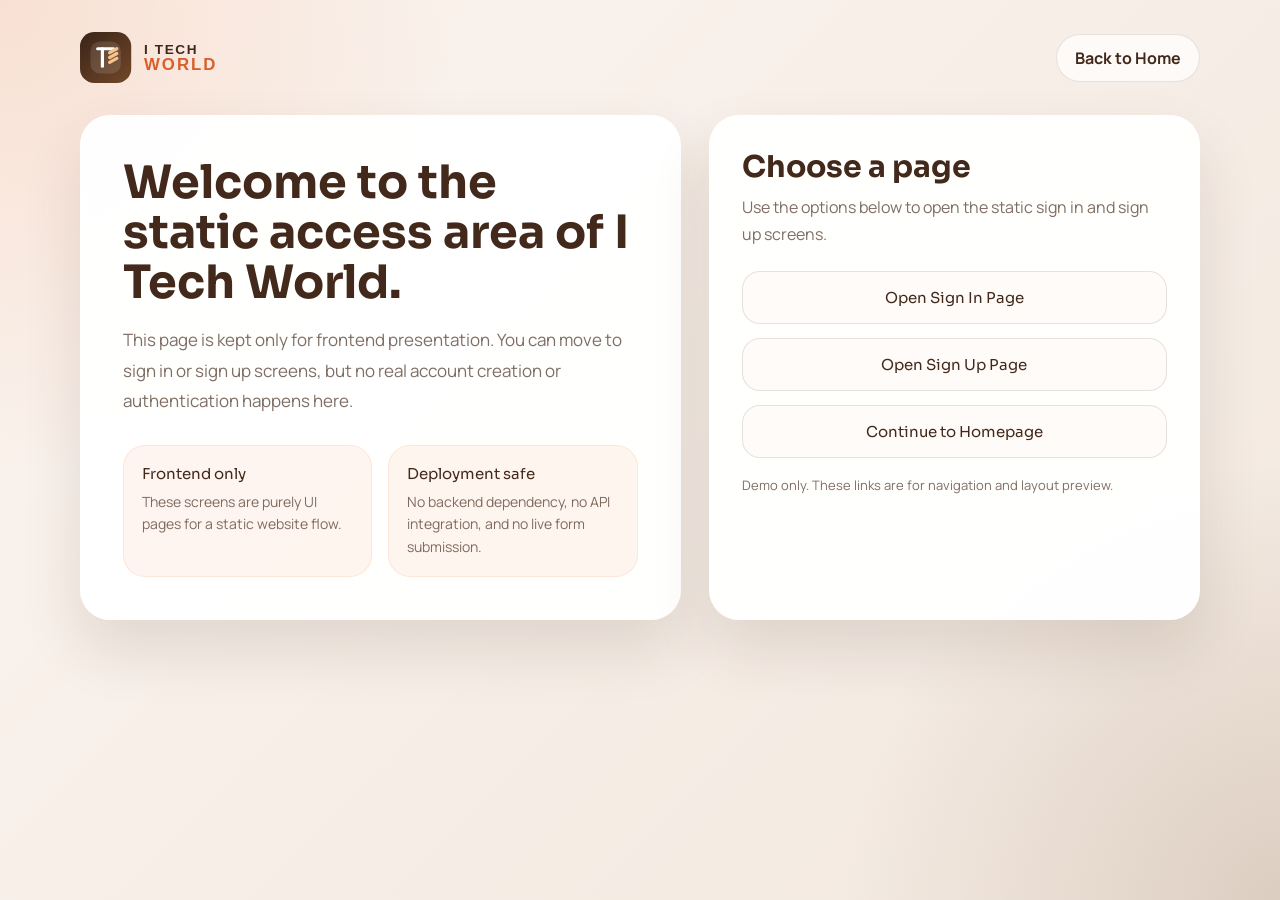
<file: Login.html>
<!DOCTYPE html>
<html lang="en">
<head>
  <meta charset="UTF-8">
  <meta name="viewport" content="width=device-width, initial-scale=1.0">
  <title>Get Started - I Tech World</title>
  <link rel="shortcut icon" type="image/svg+xml" href="assets/images/branding/itw-favicon.svg">
  <link rel="stylesheet" href="auth.css">
</head>
<body>
  <main class="auth-page">
    <header class="auth-header">
      <a class="brand" href="index.html"><img src="assets/images/branding/itw-brand-lockup.svg" alt="I Tech World"></a>
      <a class="back-home" href="index.html">Back to Home</a>
    </header>

    <section class="auth-layout">
      <div class="auth-panel">
        <h1>Welcome to the static access area of I Tech World.</h1>
        <p>This page is kept only for frontend presentation. You can move to sign in or sign up screens, but no real account creation or authentication happens here.</p>

        <div class="auth-highlights">
          <div class="auth-highlight">
            <span>Frontend only</span>
            <p>These screens are purely UI pages for a static website flow.</p>
          </div>
          <div class="auth-highlight">
            <span>Deployment safe</span>
            <p>No backend dependency, no API integration, and no live form submission.</p>
          </div>
        </div>
      </div>

      <div class="auth-card">
        <h2>Choose a page</h2>
        <p class="subtext">Use the options below to open the static sign in and sign up screens.</p>

        <div class="auth-actions">
          <a class="auth-link-card" href="signin.html">Open Sign In Page</a>
          <a class="auth-link-card" href="signup.html">Open Sign Up Page</a>
          <a class="auth-link-card" href="index.html">Continue to Homepage</a>
        </div>

        <p class="auth-note">Demo only. These links are for navigation and layout preview.</p>
      </div>
    </section>
  </main>
</body>
</html>
</file>
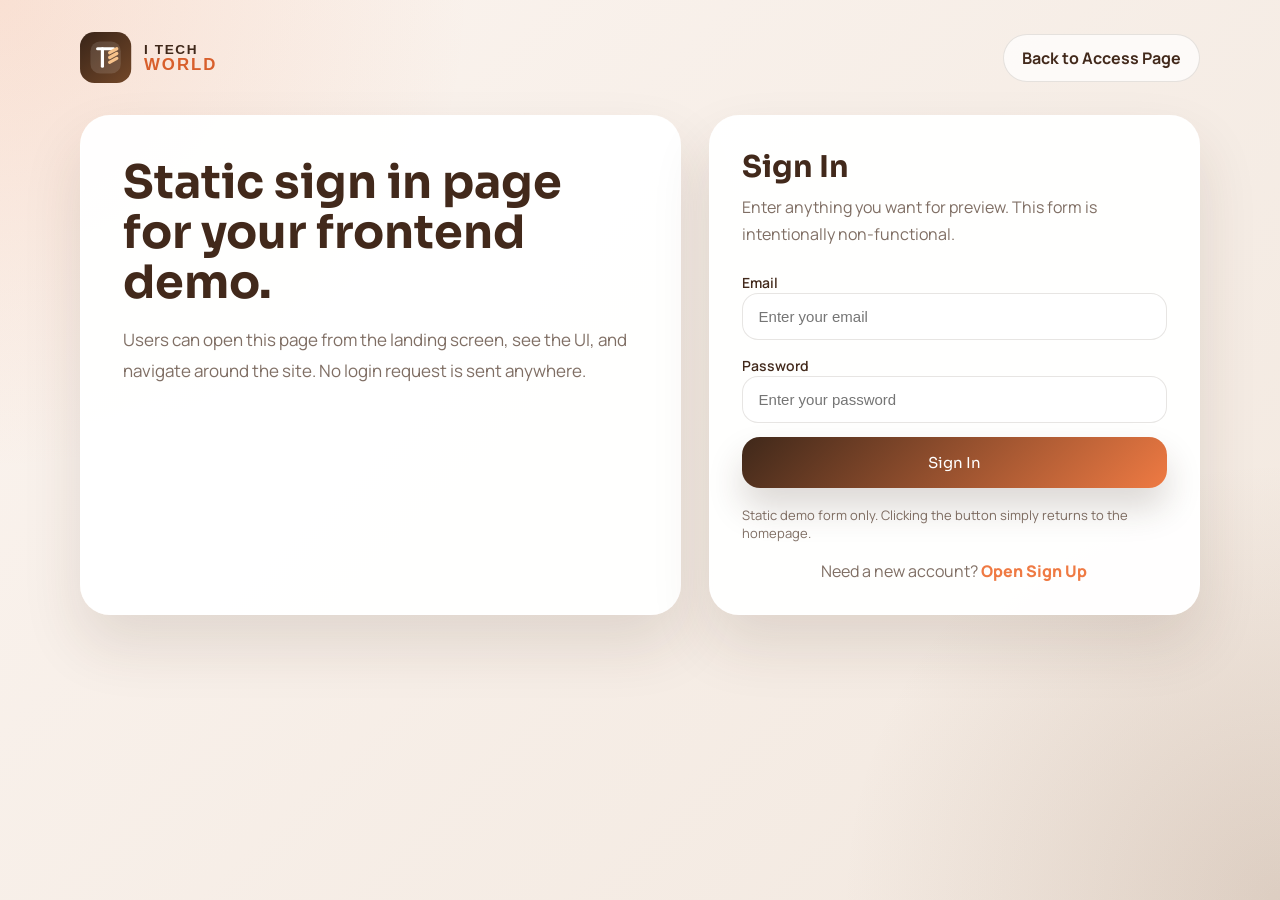
<file: signin.html>
<!DOCTYPE html>
<html lang="en">
<head>
  <meta charset="UTF-8">
  <meta name="viewport" content="width=device-width, initial-scale=1.0">
  <title>Sign In - I Tech World</title>
  <link rel="shortcut icon" type="image/svg+xml" href="assets/images/branding/itw-favicon.svg">
  <link rel="stylesheet" href="auth.css">
</head>
<body>
  <main class="auth-page">
    <header class="auth-header">
      <a class="brand" href="index.html"><img src="assets/images/branding/itw-brand-lockup.svg" alt="I Tech World"></a>
      <a class="back-home" href="login.html">Back to Access Page</a>
    </header>

    <section class="auth-layout">
      <div class="auth-panel">
        <h1>Static sign in page for your frontend demo.</h1>
        <p>Users can open this page from the landing screen, see the UI, and navigate around the site. No login request is sent anywhere.</p>
      </div>

      <div class="auth-card">
        <h2>Sign In</h2>
        <p class="subtext">Enter anything you want for preview. This form is intentionally non-functional.</p>

        <form class="auth-form">
          <div>
            <label for="signin-email">Email</label>
            <input id="signin-email" type="email" placeholder="Enter your email">
          </div>
          <div>
            <label for="signin-password">Password</label>
            <input id="signin-password" type="password" placeholder="Enter your password">
          </div>
          <button class="auth-submit" type="button" onclick="window.location.href='index.html'">Sign In</button>
        </form>

        <p class="auth-note">Static demo form only. Clicking the button simply returns to the homepage.</p>
        <p class="auth-footer-link">Need a new account? <a href="signup.html">Open Sign Up</a></p>
      </div>
    </section>
  </main>
</body>
</html>
</file>
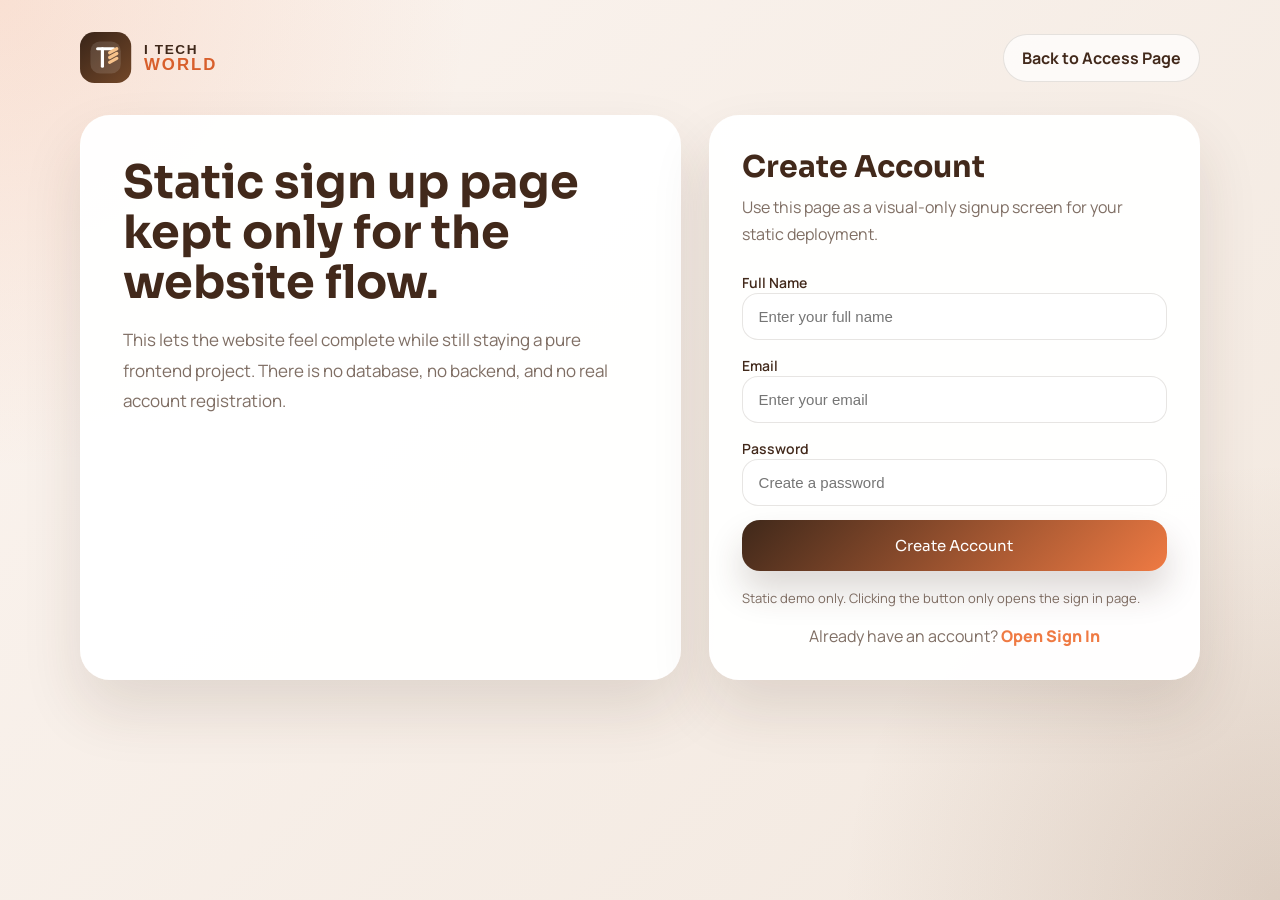
<file: signup.html>
<!DOCTYPE html>
<html lang="en">
<head>
  <meta charset="UTF-8">
  <meta name="viewport" content="width=device-width, initial-scale=1.0">
  <title>Sign Up - I Tech World</title>
  <link rel="shortcut icon" type="image/svg+xml" href="assets/images/branding/itw-favicon.svg">
  <link rel="stylesheet" href="auth.css">
</head>
<body>
  <main class="auth-page">
    <header class="auth-header">
      <a class="brand" href="index.html"><img src="assets/images/branding/itw-brand-lockup.svg" alt="I Tech World"></a>
      <a class="back-home" href="login.html">Back to Access Page</a>
    </header>

    <section class="auth-layout">
      <div class="auth-panel">
        <h1>Static sign up page kept only for the website flow.</h1>
        <p>This lets the website feel complete while still staying a pure frontend project. There is no database, no backend, and no real account registration.</p>
      </div>

      <div class="auth-card">
        <h2>Create Account</h2>
        <p class="subtext">Use this page as a visual-only signup screen for your static deployment.</p>

        <form class="auth-form">
          <div>
            <label for="signup-name">Full Name</label>
            <input id="signup-name" type="text" placeholder="Enter your full name">
          </div>
          <div>
            <label for="signup-email">Email</label>
            <input id="signup-email" type="email" placeholder="Enter your email">
          </div>
          <div>
            <label for="signup-password">Password</label>
            <input id="signup-password" type="password" placeholder="Create a password">
          </div>
          <button class="auth-submit" type="button" onclick="window.location.href='signin.html'">Create Account</button>
        </form>

        <p class="auth-note">Static demo only. Clicking the button only opens the sign in page.</p>
        <p class="auth-footer-link">Already have an account? <a href="signin.html">Open Sign In</a></p>
      </div>
    </section>
  </main>
</body>
</html>
</file>
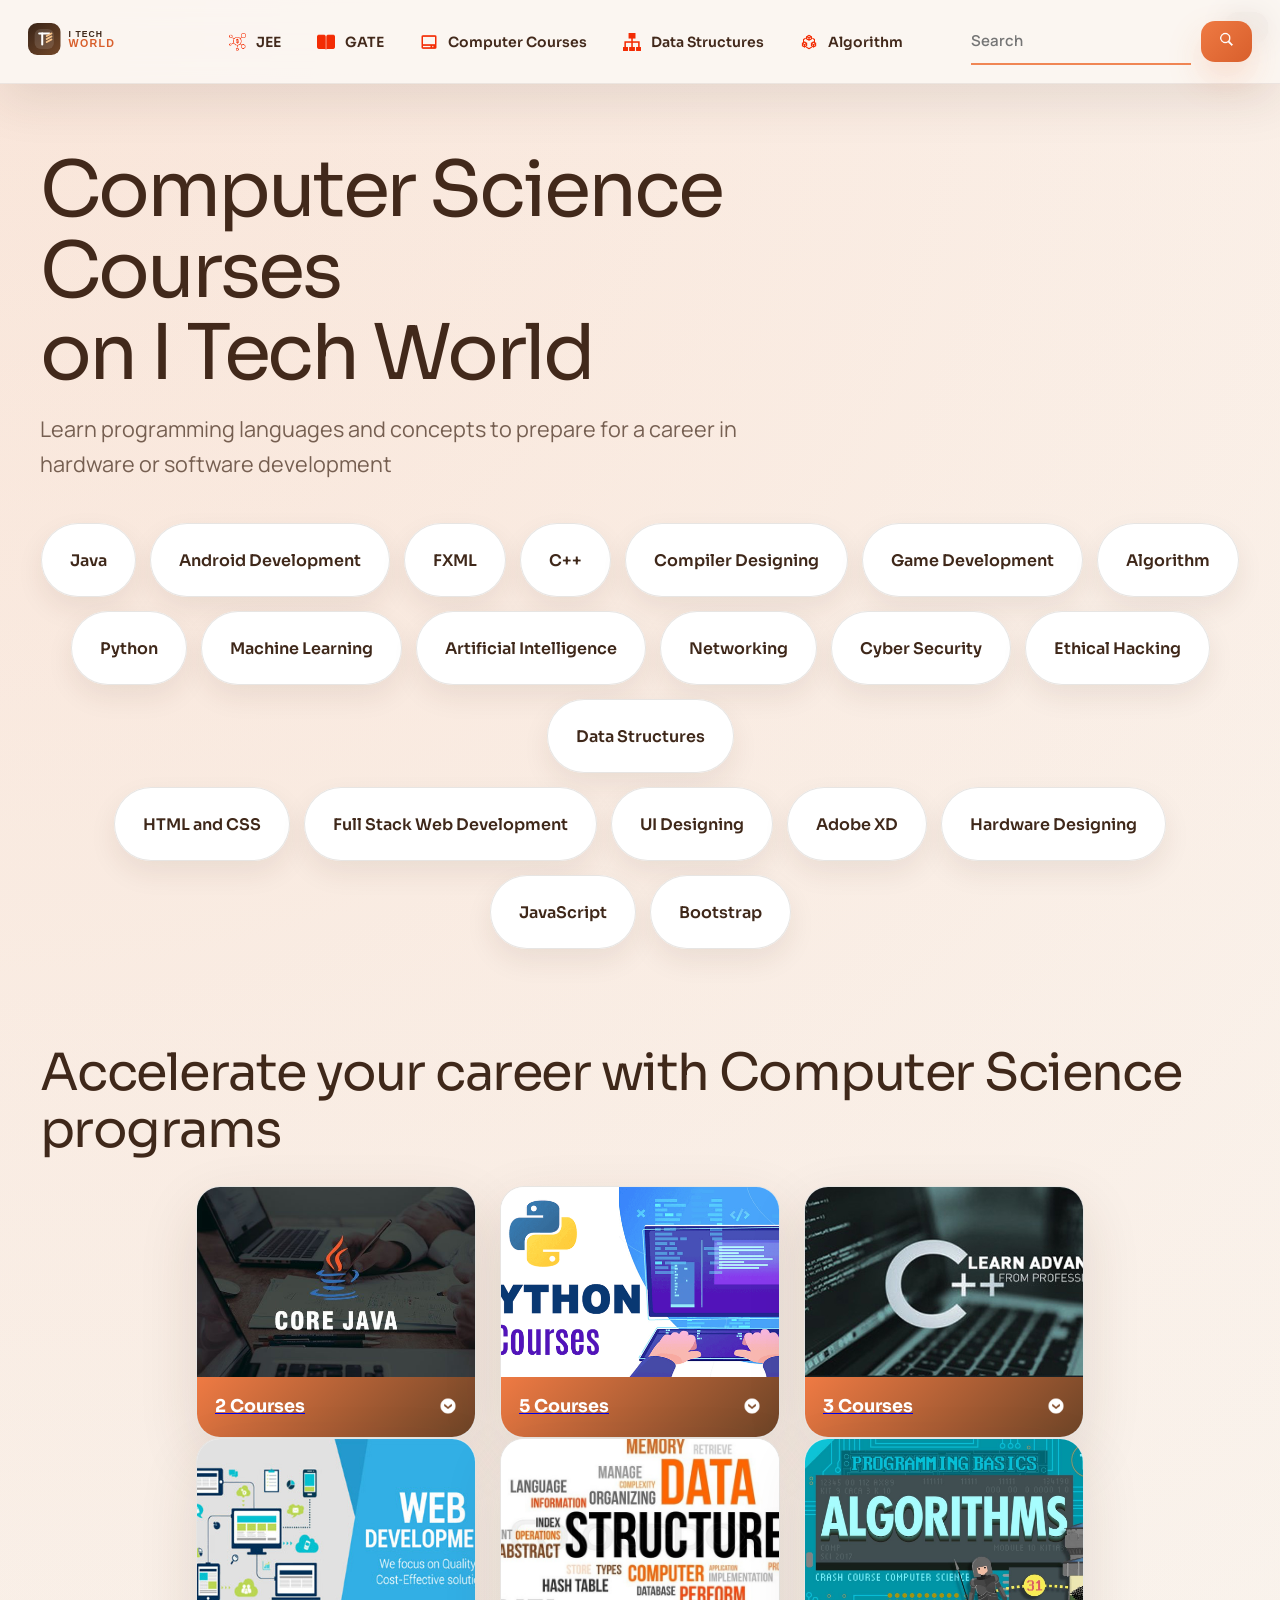
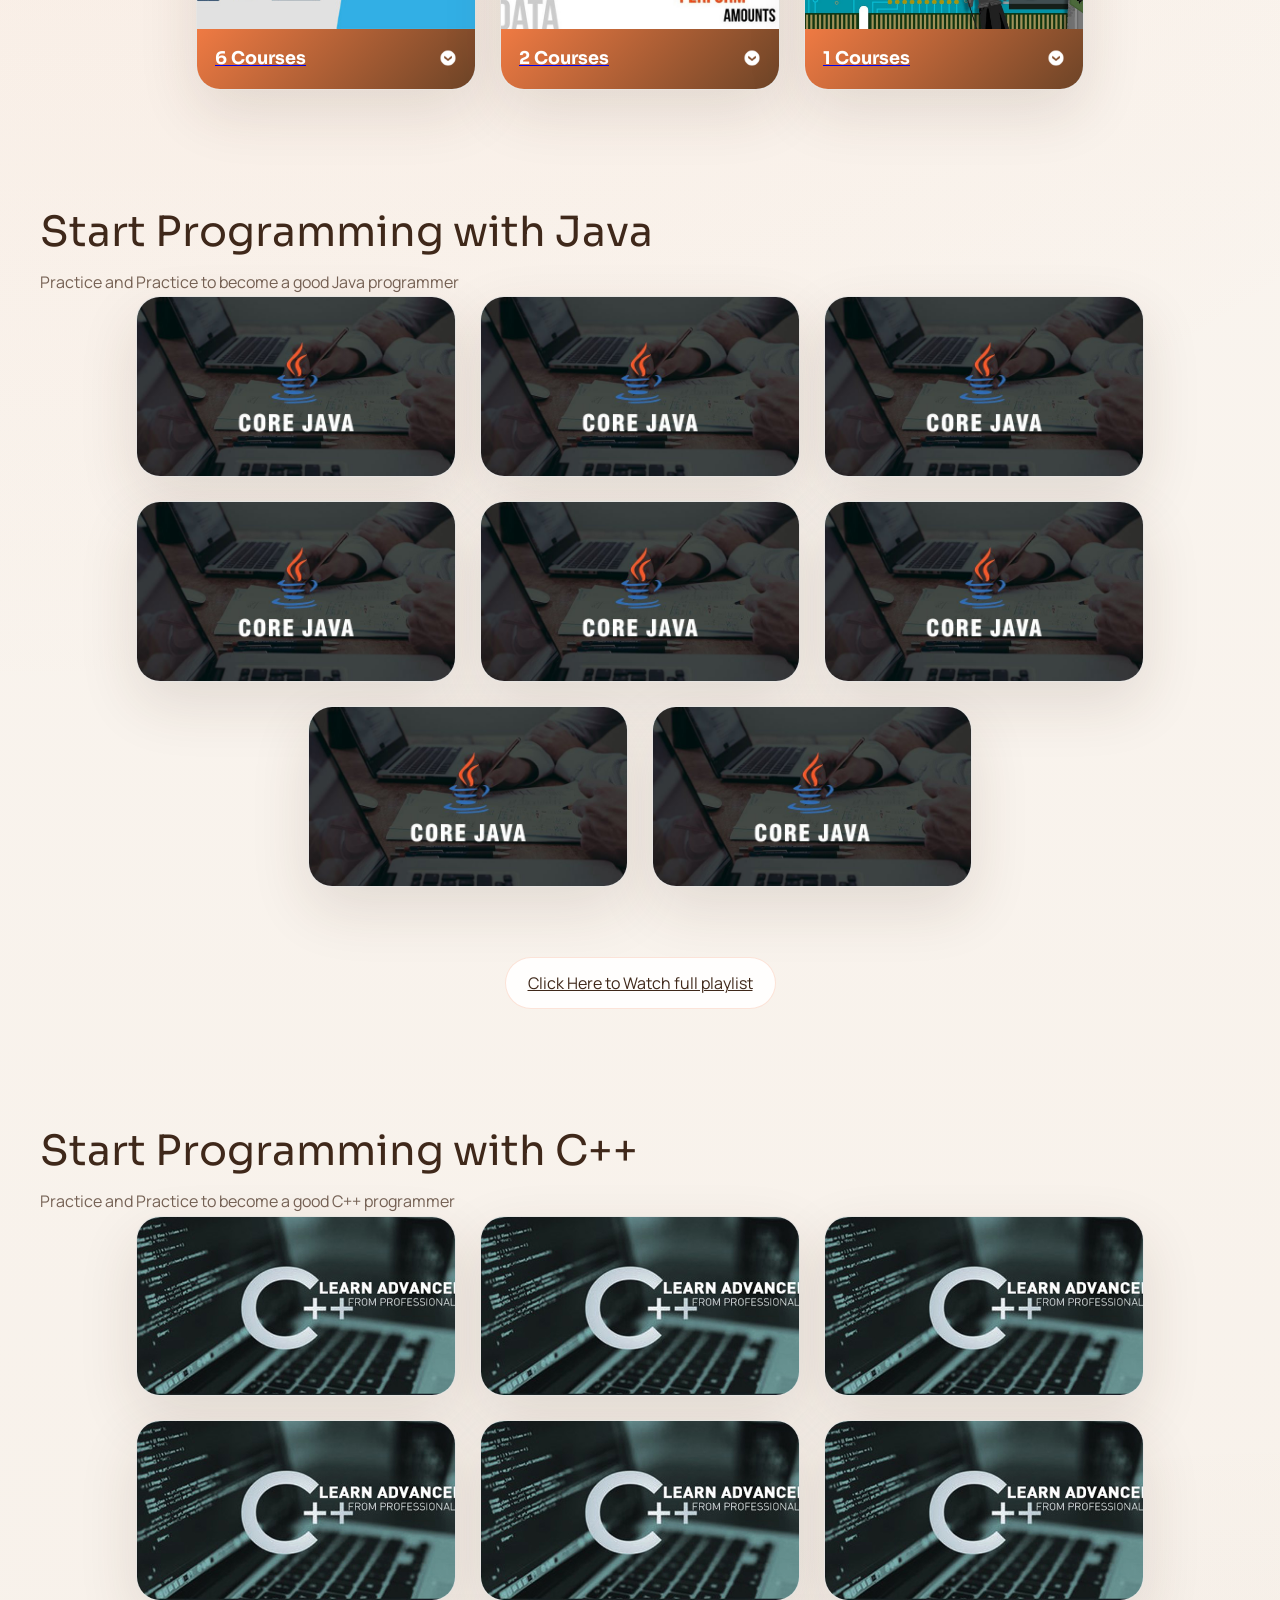
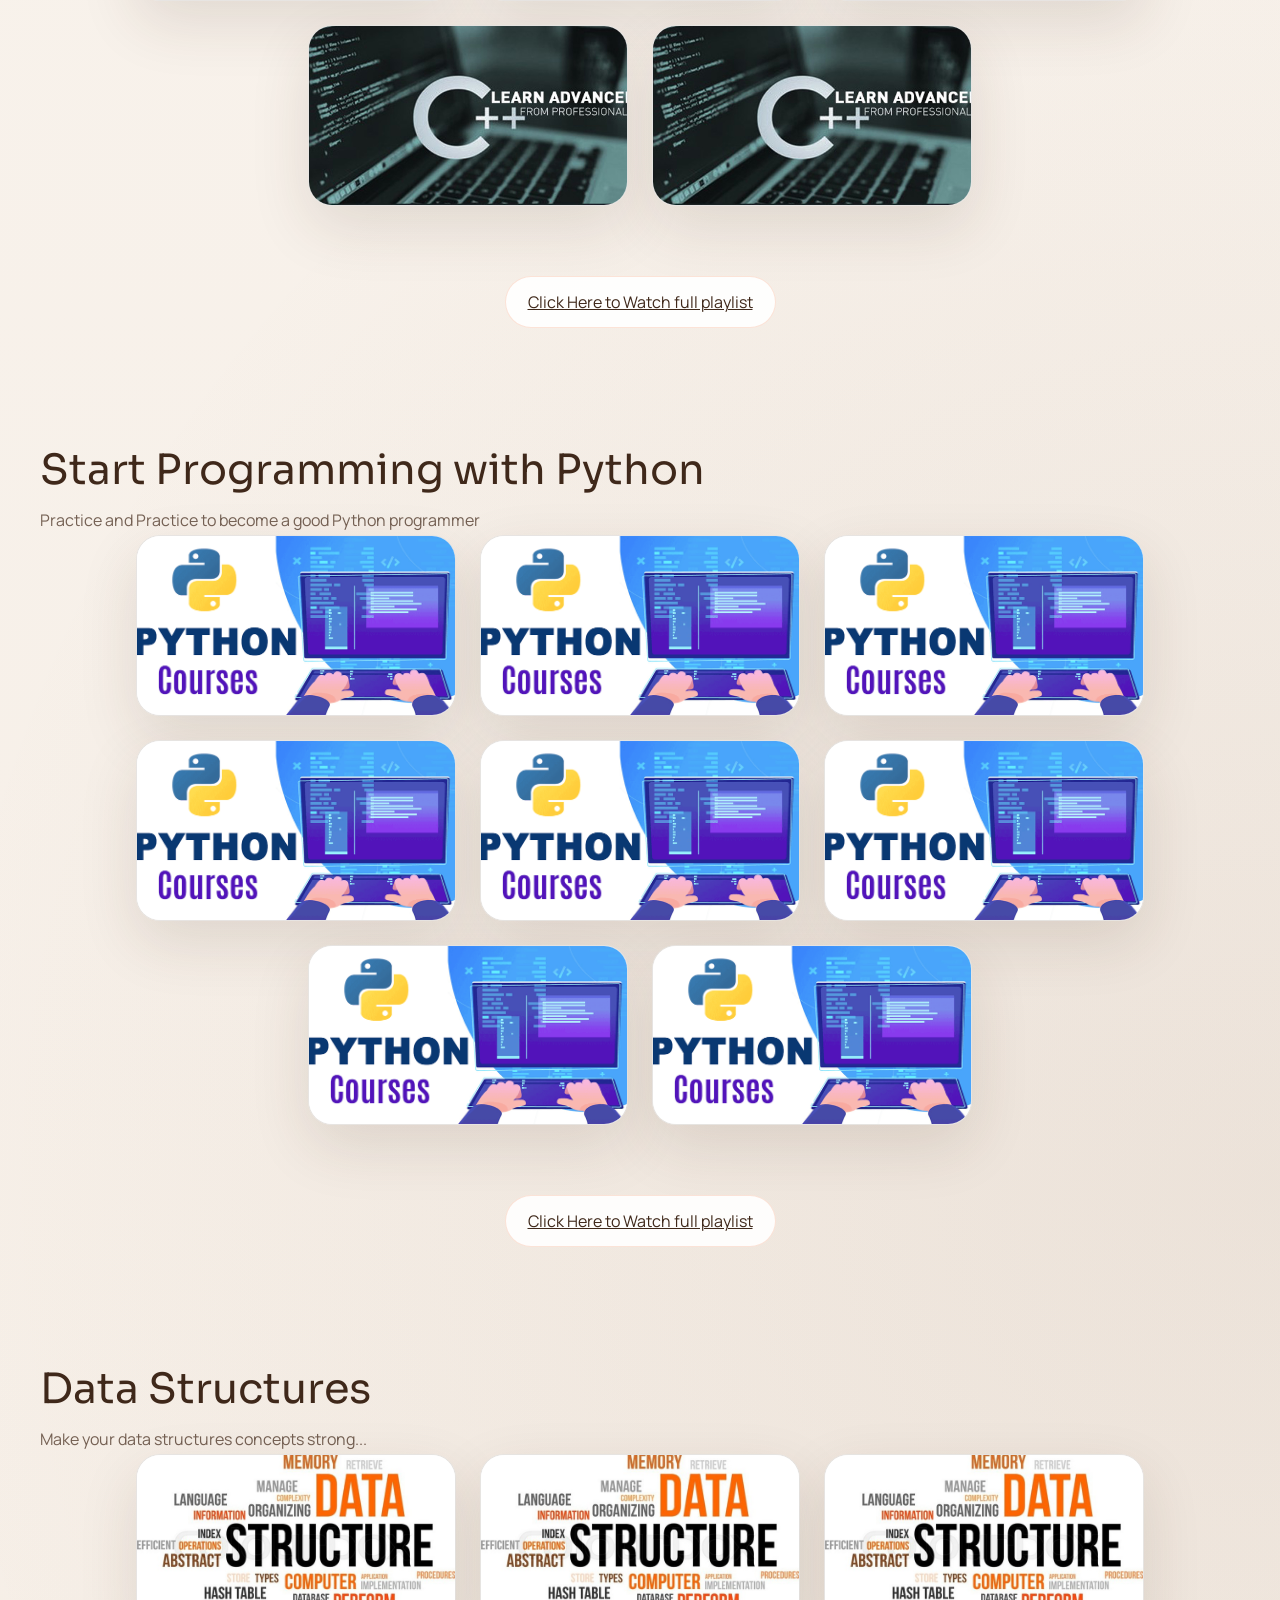
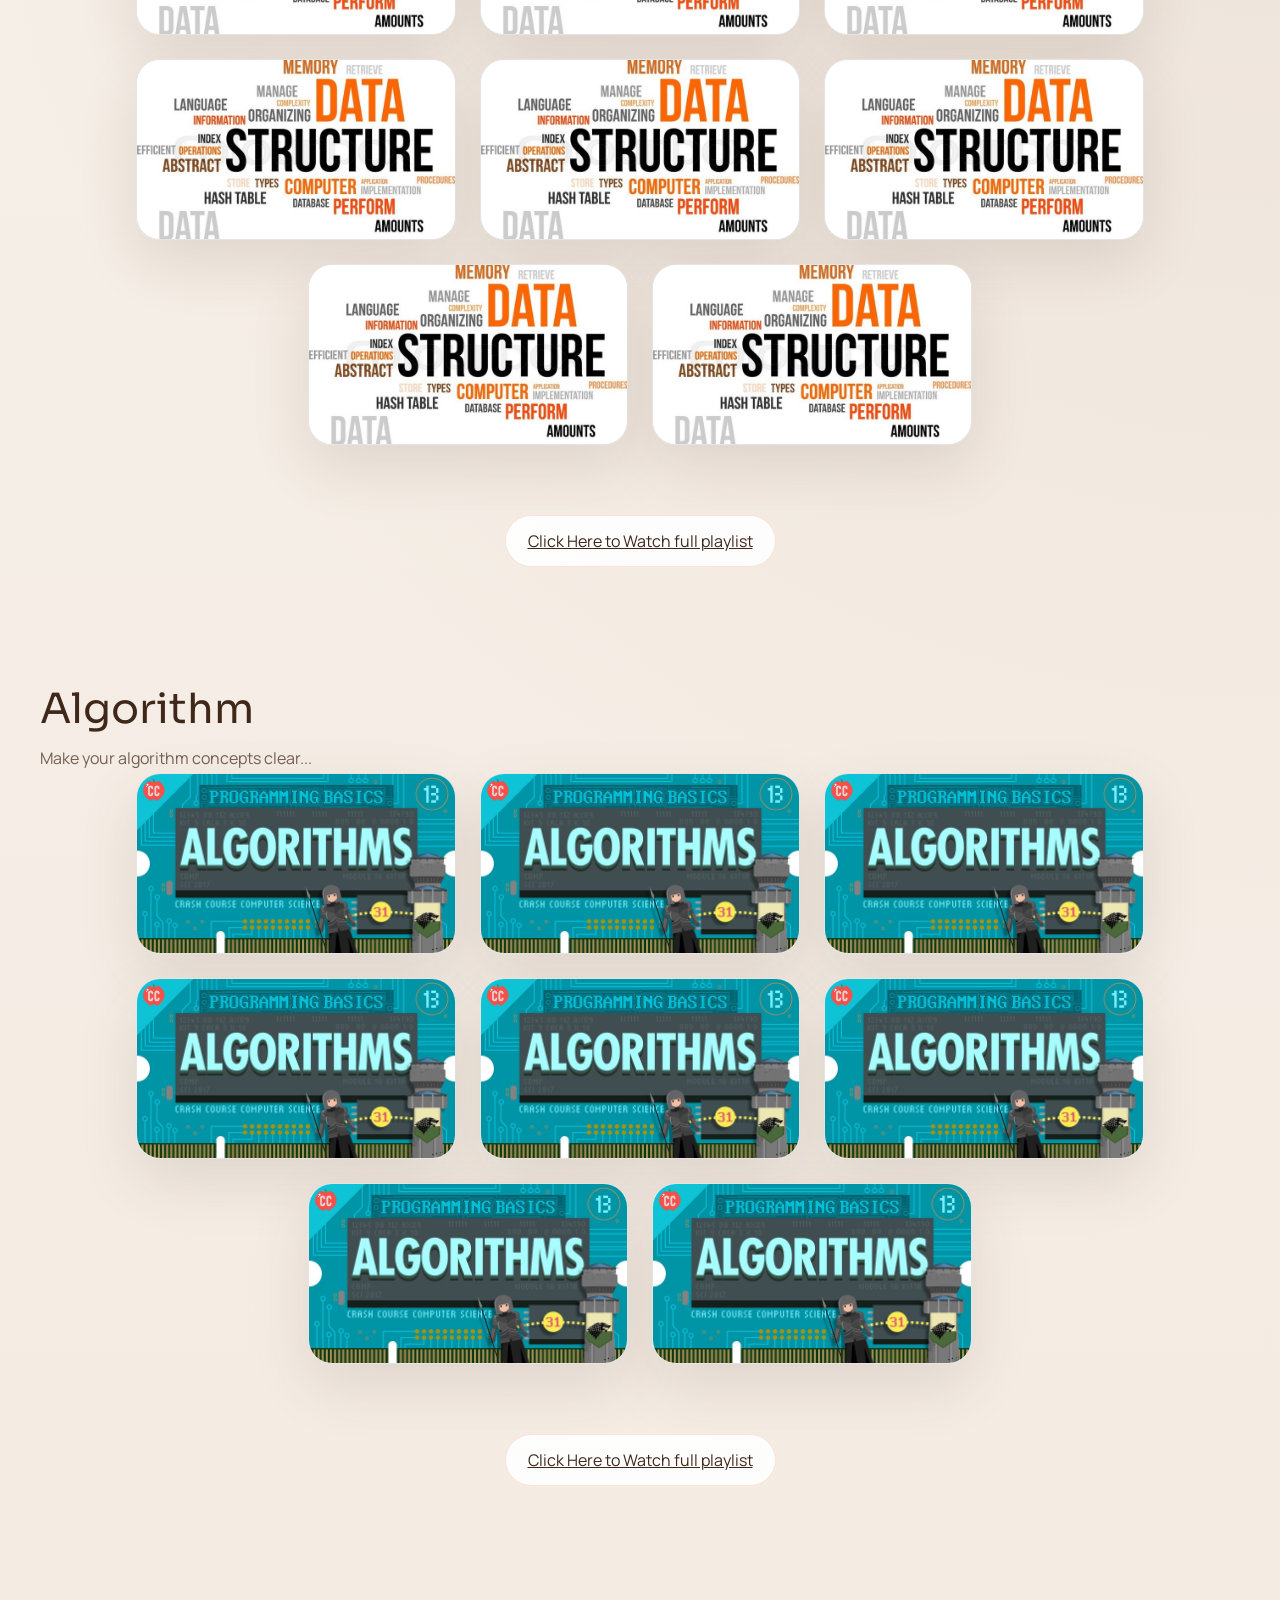
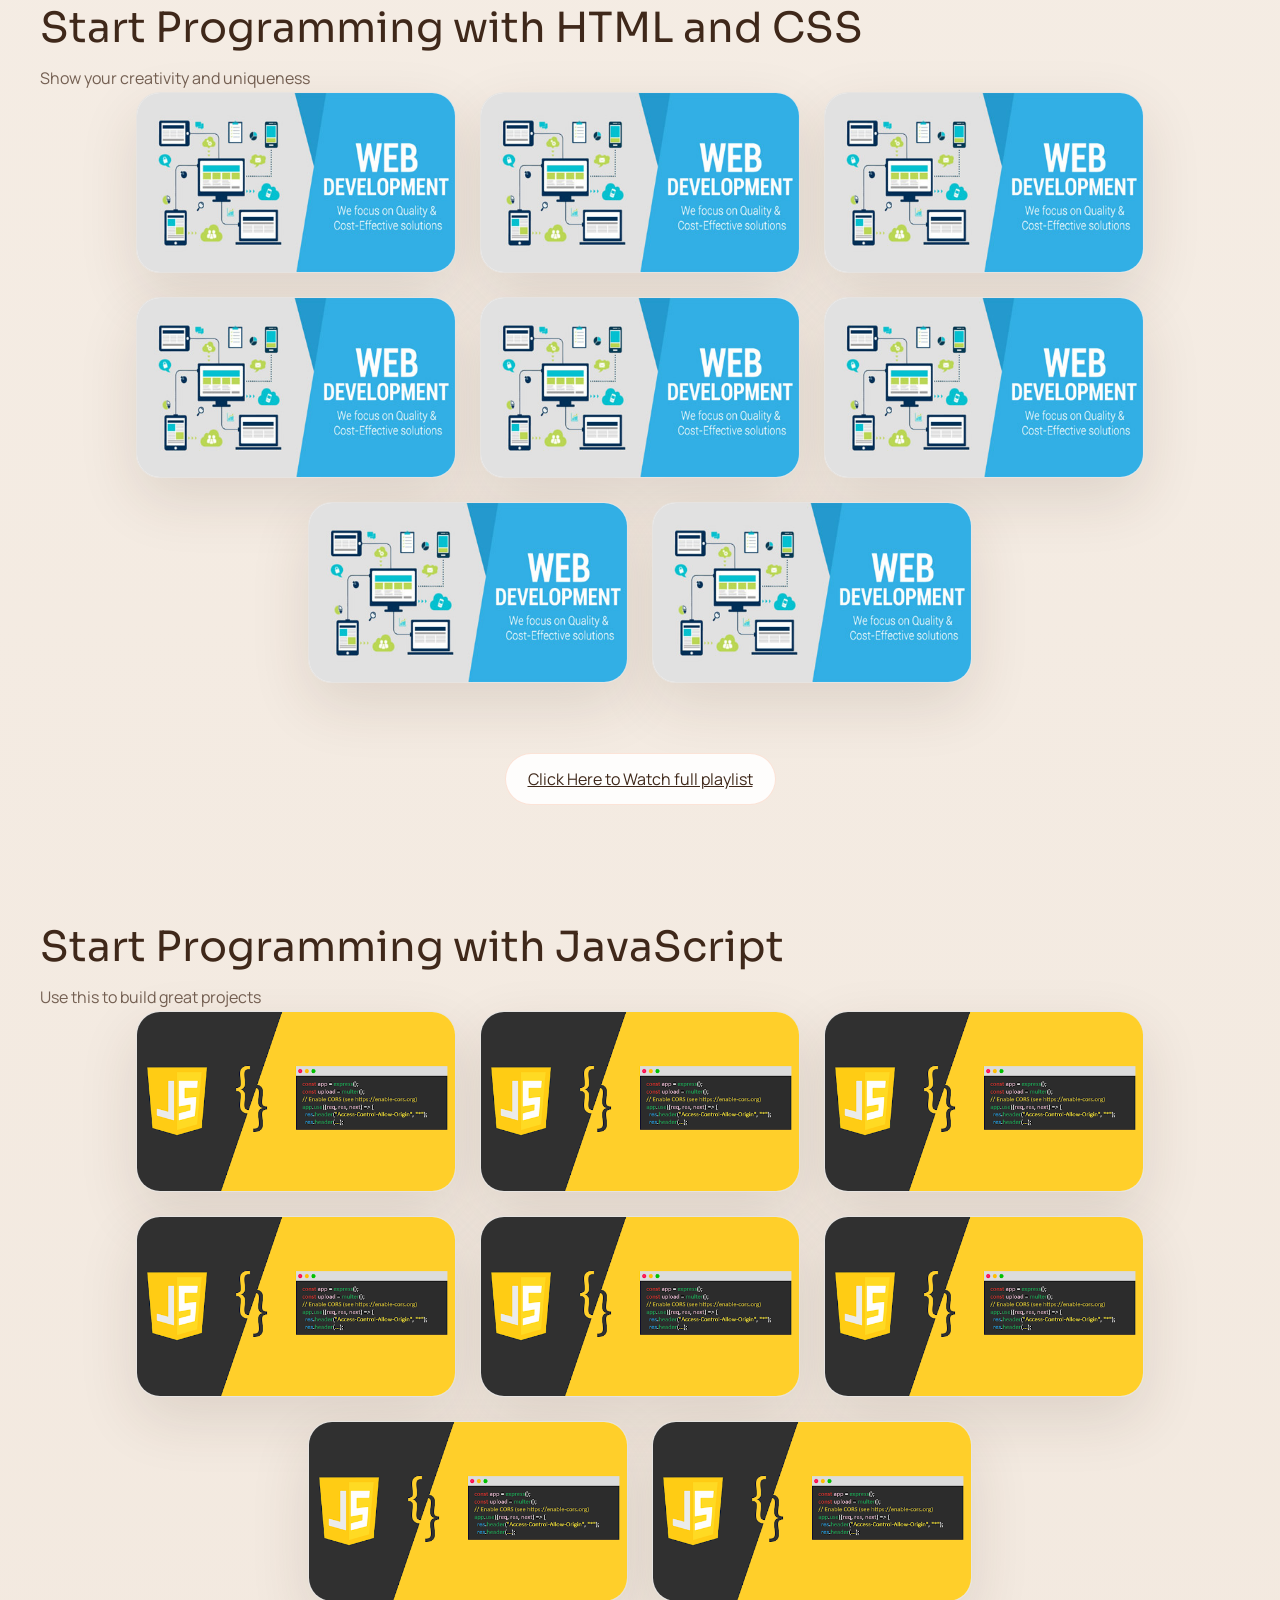
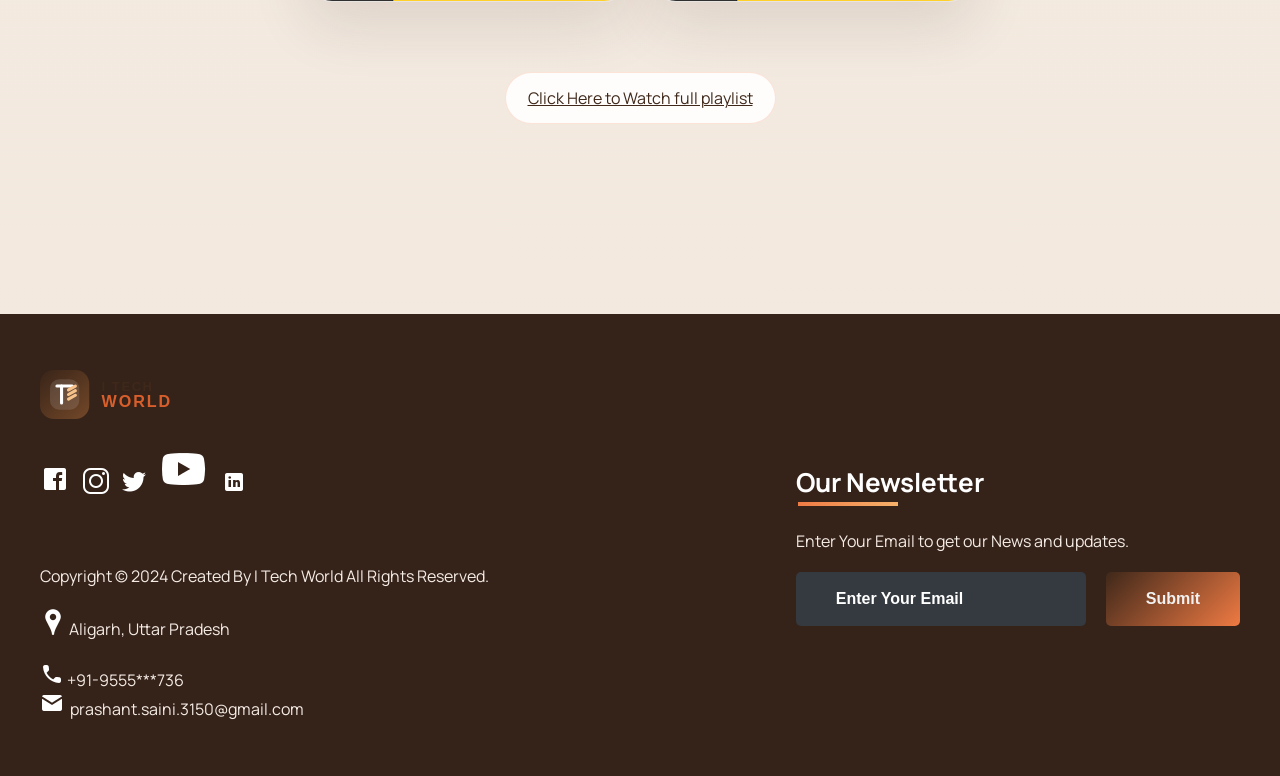
<file: subjects/computer_courses.html>
<!DOCTYPE html>
<html>

<head>
	<link rel="shortcut icon" type="image/svg+xml" href="../assets/images/branding/itw-favicon.svg">
	<title>Computer Science Courses on I Tech World</title>
	<link rel="stylesheet" type="text/css" href="subjects.css">
	<script type="text/javascript" src="../script.js"></script>
</head>

<body>

	<!-- NAVIGATION -->
	<header>
		<div class="nav" id="nav">
			<div id="ITW-logo">
				<a href="../index.html"><img src="../assets/images/branding/itw-brand-lockup.svg" style="width: 120px;"></a>
			</div>
			<div class="switch-tab" id="switch-tab" onclick="switchTAB()"><img src="../assets/images/icons/menu.png"></div>
			<ul id="list-switch">
				<li><a href="jee.html"><img src="../assets/images/courses/common/d1.png" class="icon">JEE</a></li>
				<li><a href="gate.html"><img src="../assets/images/courses/common/paper.png" class="icon">GATE</a></li>
				<li><a href="#"><img src="../assets/images/courses/common/computer.png" class="icon">Computer Courses</a></li>
				<li><a href="#data"><img src="../assets/images/courses/common/data.png" class="icon">Data Structures</a></li>
				<li><a href="#algo"><img src="../assets/images/courses/common/algo.png" class="icon">Algorithm</a></li>
			</ul>
			<div class="search" id="search-switch">
				<input type="search" placeholder="Search" class="srch"><button id="srchbtn"><img
						src="../assets/images/icons/search.png"></button>
			</div>
		</div>
	</header>


	<!-- MAIN Heading of Page -->
	<div class="title">
		<span>Computer Science Courses<br>on I Tech World</span>
		<div class="shortdesc">
			<p>Learn programming languages and concepts to prepare for a career in<br>hardware or software development</p>
		</div>
	</div>


	<!-- Some KeyWords related to Topic -->
	<div class="course">
		<div class="cbox">
			<div class="det"><a href="#java">Java</a></div>
			<div class="det"><a href="https://developer.android.com/">Android Development</a></div>
			<div class="det"><a href="https://docs.oracle.com/javafx/2/get_started/fxml_tutorial.htm">FXML</a></div>
			<div class="det"><a href="#c++">C++</a></div>
			<div class="det"><a href="https://www.geeksforgeeks.org/introduction-of-compiler-design/">Compiler Designing</a>
			</div>
			<div class="det"><a href="https://www.coursera.org/specializations/game-design-and-development">Game
					Development</a></div>
			<div class="det"><a href="#algo">Algorithm</a></div>
		</div>
		<div class="cbox">
			<div class="det"><a href="#python">Python</a></div>
			<div class="det"><a href="https://www.coursera.org/learn/machine-learning">Machine Learning</a></div>
			<div class="det"><a href="https://en.wikipedia.org/wiki/Artificial_intelligence">Artificial Intelligence</a></div>
			<div class="det"><a href="https://en.wikipedia.org/wiki/Network">Networking</a></div>
			<div class="det"><a href="https://www.kaspersky.co.in/resource-center/definitions/what-is-cyber-security">Cyber
					Security</a></div>
			<div class="det"><a href="https://www.eccouncil.org/ethical-hacking/">Ethical Hacking</a></div>
			<div class="det"><a href="#data">Data Structures</a></div>
		</div>
		<div class="cbox">
			<div class="det"><a href="#html_css">HTML and CSS</a></div>
			<div class="det"><a href="https://www.udacity.com/course/full-stack-web-developer-nanodegree--nd0044">Full Stack
					Web Development</a></div>
			<div class="det"><a
					href="https://uxplanet.org/what-is-ui-vs-ux-design-and-the-difference-d9113f6612de?gi=6d9d13f4cc95">UI
					Designing</a></div>
			<div class="det"><a href="https://www.adobe.com/in/products/xd.html">Adobe XD</a></div>
			<div class="det"><a href="https://www.sciencedirect.com/topics/computer-science/hardware-design">Hardware
					Designing</a></div>
			<div class="det"><a href="#javascript">JavaScript</a></div>
			<div class="det"><a href="#html_css">Bootstrap</a></div>
		</div>
	</div>


	<!-- Courses Available -->
	<div class="inbt">
		Accelerate your career with Computer Science programs
	</div>

	<div class="ccard">
		<center>
			<div class="ccardbox">
				<div class="dcard">
					<div class="fpart"><img src="../assets/images/courses/common/java-course.jpg"></div>
					<a href="#java">
						<div class="spart">2 Courses <img src="../assets/images/icons/dropdown.png"></div>
					</a>
				</div>
				<div class="dcard">
					<div class="fpart"><img src="../assets/images/courses/common/python-course.png"></div>
					<a href="#python">
						<div class="spart">5 Courses <img src="../assets/images/icons/dropdown.png"></div>
					</a>
				</div>
				<div class="dcard">
					<div class="fpart"><img src="../assets/images/courses/common/c-course.jpg"></div>
					<a href="#c++">
						<div class="spart">3 Courses <img src="../assets/images/icons/dropdown.png"></div>
					</a>
				</div>
			</div>
			<div class="ccardbox">
				<div class="dcard">
					<div class="fpart"><img src="../assets/images/courses/common/web-course.jpg"></div>
					<a href="#html_css">
						<div class="spart">6 Courses <img src="../assets/images/icons/dropdown.png"></div>
					</a>
				</div>
				<div class="dcard">
					<div class="fpart"><img src="../assets/images/courses/common/data-course.jpg"></div>
					<a href="#data">
						<div class="spart">2 Courses <img src="../assets/images/icons/dropdown.png"></div>
					</a>
				</div>
				<div class="dcard">
					<div class="fpart"><img src="../assets/images/courses/common/algo-course.jpg"></div>
					<a href="#algo">
						<div class="spart">1 Courses <img src="../assets/images/icons/dropdown.png"></div>
					</a>
				</div>
			</div>
		</center>
	</div>


	<!-- Videos on JAVA Lectures -->
	<div class="title2" id="java">
		<span>Start Programming with Java</span>
		<div class="shortdesc2">
			<p>Practice and Practice to become a good Java programmer</p>
		</div>
	</div>

	<center>
		<div class="ccardbox2">
			<div class="dcard2"><span class="tag">1/8</span>
				<div class="fpart2">
					<img src="../assets/images/courses/common/java-course.jpg">
					<iframe src="https://www.youtube.com/embed/IsLyduxZ9sc" frameborder="0"
						allow="accelerometer; autoplay; encrypted-media; gyroscope; picture-in-picture" allowfullscreen></iframe>
				</div>
			</div>
			<div class="dcard2"><span class="tag">2/8</span>
				<div class="fpart2">
					<img src="../assets/images/courses/common/java-course.jpg">
					<iframe src="https://www.youtube.com/embed/U_vuESBFEpE" frameborder="0"
						allow="accelerometer; autoplay; encrypted-media; gyroscope; picture-in-picture" allowfullscreen></iframe>
				</div>
			</div>
			<div class="dcard2"><span class="tag">3/8</span>
				<div class="fpart2">
					<img src="../assets/images/courses/common/java-course.jpg">
					<iframe src="https://www.youtube.com/embed/7i8vbPA37y0" frameborder="0"
						allow="accelerometer; autoplay; encrypted-media; gyroscope; picture-in-picture" allowfullscreen></iframe>
				</div>
			</div>
			<div class="dcard2"><span class="tag">4/8</span>
				<div class="fpart2">
					<img src="../assets/images/courses/common/java-course.jpg">
					<iframe src="https://www.youtube.com/embed/FB47F-QIk3k" frameborder="0"
						allow="accelerometer; autoplay; encrypted-media; gyroscope; picture-in-picture" allowfullscreen></iframe>
				</div>
			</div>
			<div class="dcard2"><span class="tag">5/8</span>
				<div class="fpart2">
					<img src="../assets/images/courses/common/java-course.jpg">
					<iframe src="https://www.youtube.com/embed/8qyVcHJ1Et4" frameborder="0"
						allow="accelerometer; autoplay; encrypted-media; gyroscope; picture-in-picture" allowfullscreen></iframe>
				</div>
			</div>
			<div class="dcard2"><span class="tag">6/8</span>
				<div class="fpart2">
					<img src="../assets/images/courses/common/java-course.jpg">
					<iframe src="https://www.youtube.com/embed/N53Vf8HGd-0" frameborder="0"
						allow="accelerometer; autoplay; encrypted-media; gyroscope; picture-in-picture" allowfullscreen></iframe>
				</div>
			</div>
			<div class="dcard2"><span class="tag">7/8</span>
				<div class="fpart2">
					<img src="../assets/images/courses/common/java-course.jpg">
					<iframe src="https://www.youtube.com/embed/slz2Vc904Qg" frameborder="0"
						allow="accelerometer; autoplay; encrypted-media; gyroscope; picture-in-picture" allowfullscreen></iframe>
				</div>
			</div>
			<div class="dcard2"><span class="tag">8/8</span>
				<div class="fpart2">
					<img src="../assets/images/courses/common/java-course.jpg">
					<iframe src="https://www.youtube.com/embed/Q0NVRQP1Z5g" frameborder="0"
						allow="accelerometer; autoplay; encrypted-media; gyroscope; picture-in-picture" allowfullscreen></iframe>
				</div>
			</div>
		</div>
	</center>
	<br><br>
	<div class="click-me">
		<a href="https://www.youtube.com/watch?v=IsLyduxZ9sc&list=PLX9Zi6XTqOKQ7TdRz0QynGIKuMV9Q2H8E" target="_blank">Click
			Here to Watch full playlist</a>
	</div>

	<!-- Videos on C++ Lectures -->

	<div class="title2" id="c++">
		<span>Start Programming with C++</span>
		<div class="shortdesc2">
			<p>Practice and Practice to become a good C++ programmer</p>
		</div>
	</div>
	<center>
		<div class="ccardbox2">
			<div class="dcard2"><span class="tag">1/8</span>
				<div class="fpart2"><img src="../assets/images/courses/common/c-course.jpg">
					<iframe src="https://www.youtube.com/embed/Iuo9PpGE04Y" frameborder="0"
						allow="accelerometer; autoplay; encrypted-media; gyroscope; picture-in-picture" allowfullscreen></iframe>
				</div>
			</div>
			<div class="dcard2"><span class="tag">2/8</span>
				<div class="fpart2"><img src="../assets/images/courses/common/c-course.jpg">
					<iframe src="https://www.youtube.com/embed/52dHKRD7cdg" frameborder="0"
						allow="accelerometer; autoplay; encrypted-media; gyroscope; picture-in-picture" allowfullscreen></iframe>
				</div>
			</div>
			<div class="dcard2"><span class="tag">3/8</span>
				<div class="fpart2"><img src="../assets/images/courses/common/c-course.jpg">
					<iframe src="https://www.youtube.com/embed/Iuo9PpGE04Y" frameborder="0"
						allow="accelerometer; autoplay; encrypted-media; gyroscope; picture-in-picture" allowfullscreen></iframe>
				</div>
			</div>
			<div class="dcard2"><span class="tag">4/8</span>
				<div class="fpart2"><img src="../assets/images/courses/common/c-course.jpg">
					<iframe src="https://www.youtube.com/embed/Iuo9PpGE04Y" frameborder="0"
						allow="accelerometer; autoplay; encrypted-media; gyroscope; picture-in-picture" allowfullscreen></iframe>
				</div>
			</div>

			<div class="dcard2"><span class="tag">5/8</span>
				<div class="fpart2"><img src="../assets/images/courses/common/c-course.jpg">
					<iframe src="https://www.youtube.com/embed/Iuo9PpGE04Y" frameborder="0"
						allow="accelerometer; autoplay; encrypted-media; gyroscope; picture-in-picture" allowfullscreen></iframe>
				</div>
			</div>
			<div class="dcard2"><span class="tag">6/8</span>
				<div class="fpart2"><img src="../assets/images/courses/common/c-course.jpg">
					<iframe src="https://www.youtube.com/embed/Iuo9PpGE04Y" frameborder="0"
						allow="accelerometer; autoplay; encrypted-media; gyroscope; picture-in-picture" allowfullscreen></iframe>
				</div>
			</div>
			<div class="dcard2"><span class="tag">7/8</span>
				<div class="fpart2"><img src="../assets/images/courses/common/c-course.jpg">
					<iframe src="https://www.youtube.com/embed/Iuo9PpGE04Y" frameborder="0"
						allow="accelerometer; autoplay; encrypted-media; gyroscope; picture-in-picture" allowfullscreen></iframe>
				</div>
			</div>
			<div class="dcard2"><span class="tag">8/8</span>
				<div class="fpart2"><img src="../assets/images/courses/common/c-course.jpg">
					<iframe src="https://www.youtube.com/embed/Iuo9PpGE04Y" frameborder="0"
						allow="accelerometer; autoplay; encrypted-media; gyroscope; picture-in-picture" allowfullscreen></iframe>
				</div>
			</div>
		</div>
	</center>
	<br><br>
	<div class="click-me">
		<a href="https://www.youtube.com/watch?v=Iuo9PpGE04Y&feature=youtu.be" target="_blank">Click Here to Watch full
			playlist</a>
	</div>

	<!-- Videos on PYTHON Lectures -->

	<div class="title2" id="python">
		<span>Start Programming with Python</span>
		<div class="shortdesc2">
			<p>Practice and Practice to become a good Python programmer</p>
		</div>
	</div>
	<center>
		<div class="ccardbox2">
			<div class="dcard2"><span class="tag">1/8</span>
				<div class="fpart2"><img src="../assets/images/courses/common/python-course.png">
					<iframe src="https://www.youtube.com/embed/QXeEoD0pB3E" frameborder="0"
						allow="accelerometer; autoplay; encrypted-media; gyroscope; picture-in-picture" allowfullscreen></iframe>
				</div>
			</div>
			<div class="dcard2"><span class="tag">2/8</span>
				<div class="fpart2"><img src="../assets/images/courses/common/python-course.png">
					<iframe src="https://www.youtube.com/embed/QXeEoD0pB3E" frameborder="0"
						allow="accelerometer; autoplay; encrypted-media; gyroscope; picture-in-picture" allowfullscreen></iframe>
				</div>
			</div>
			<div class="dcard2"><span class="tag">3/8</span>
				<div class="fpart2"><img src="../assets/images/courses/common/python-course.png">
					<iframe src="https://www.youtube.com/embed/QXeEoD0pB3E" frameborder="0"
						allow="accelerometer; autoplay; encrypted-media; gyroscope; picture-in-picture" allowfullscreen></iframe>
				</div>
			</div>
			<div class="dcard2"><span class="tag">4/8</span>
				<div class="fpart2"><img src="../assets/images/courses/common/python-course.png">
					<iframe src="https://www.youtube.com/embed/QXeEoD0pB3E" frameborder="0"
						allow="accelerometer; autoplay; encrypted-media; gyroscope; picture-in-picture" allowfullscreen></iframe>
				</div>
			</div>

			<div class="dcard2"><span class="tag">5/8</span>
				<div class="fpart2"><img src="../assets/images/courses/common/python-course.png">
					<iframe src="https://www.youtube.com/embed/QXeEoD0pB3E" frameborder="0"
						allow="accelerometer; autoplay; encrypted-media; gyroscope; picture-in-picture" allowfullscreen></iframe>
				</div>
			</div>
			<div class="dcard2"><span class="tag">6/8</span>
				<div class="fpart2"><img src="../assets/images/courses/common/python-course.png">
					<iframe src="https://www.youtube.com/embed/QXeEoD0pB3E" frameborder="0"
						allow="accelerometer; autoplay; encrypted-media; gyroscope; picture-in-picture" allowfullscreen></iframe>
				</div>
			</div>
			<div class="dcard2"><span class="tag">7/8</span>
				<div class="fpart2"><img src="../assets/images/courses/common/python-course.png">
					<iframe src="https://www.youtube.com/embed/QXeEoD0pB3E" frameborder="0"
						allow="accelerometer; autoplay; encrypted-media; gyroscope; picture-in-picture" allowfullscreen></iframe>
				</div>
			</div>
			<div class="dcard2"><span class="tag">8/8</span>
				<div class="fpart2"><img src="../assets/images/courses/common/python-course.png">
					<iframe src="https://www.youtube.com/embed/QXeEoD0pB3E" frameborder="0"
						allow="accelerometer; autoplay; encrypted-media; gyroscope; picture-in-picture" allowfullscreen></iframe>
				</div>
			</div>
		</div>
	</center>

	<br><br>
	<div class="click-me">
		<a href="https://youtu.be/QXeEoD0pB3E" target="_blank">Click Here to Watch full playlist</a>
	</div>
	<!-- Videos on DATA STRUCTURES Lectures -->

	<div class="title2" id="data">
		<span>Data Structures</span>
		<div class="shortdesc2">
			<p>Make your data structures concepts strong...</p>
		</div>
	</div>
	<center>
		<div class="ccardbox2">
			<div class="dcard2"><span class="tag">1/8</span>
				<div class="fpart2"><img src="../assets/images/courses/common/data-course.jpg">
					<iframe src="https://www.youtube.com/embed/Db9ZYbJONHc" frameborder="0"
						allow="accelerometer; autoplay; encrypted-media; gyroscope; picture-in-picture" allowfullscreen></iframe>
				</div>
			</div>
			<div class="dcard2"><span class="tag">2/8</span>
				<div class="fpart2"><img src="../assets/images/courses/common/data-course.jpg">
					<iframe src="https://www.youtube.com/embed/Db9ZYbJONHc" frameborder="0"
						allow="accelerometer; autoplay; encrypted-media; gyroscope; picture-in-picture" allowfullscreen></iframe>
				</div>
			</div>
			<div class="dcard2"><span class="tag">3/8</span>
				<div class="fpart2"><img src="../assets/images/courses/common/data-course.jpg">
					<iframe src="https://www.youtube.com/embed/Db9ZYbJONHc" frameborder="0"
						allow="accelerometer; autoplay; encrypted-media; gyroscope; picture-in-picture" allowfullscreen></iframe>
				</div>
			</div>
			<div class="dcard2"><span class="tag">4/8</span>
				<div class="fpart2"><img src="../assets/images/courses/common/data-course.jpg">
					<iframe src="https://www.youtube.com/embed/Db9ZYbJONHc" frameborder="0"
						allow="accelerometer; autoplay; encrypted-media; gyroscope; picture-in-picture" allowfullscreen></iframe>
				</div>
			</div>

			<div class="dcard2"><span class="tag">5/8</span>
				<div class="fpart2"><img src="../assets/images/courses/common/data-course.jpg">
					<iframe src="https://www.youtube.com/embed/Db9ZYbJONHc" frameborder="0"
						allow="accelerometer; autoplay; encrypted-media; gyroscope; picture-in-picture" allowfullscreen></iframe>
				</div>
			</div>
			<div class="dcard2"><span class="tag">6/8</span>
				<div class="fpart2"><img src="../assets/images/courses/common/data-course.jpg">
					<iframe src="https://www.youtube.com/embed/Db9ZYbJONHc" frameborder="0"
						allow="accelerometer; autoplay; encrypted-media; gyroscope; picture-in-picture" allowfullscreen></iframe>
				</div>
			</div>
			<div class="dcard2"><span class="tag">7/8</span>
				<div class="fpart2"><img src="../assets/images/courses/common/data-course.jpg">
					<iframe src="https://www.youtube.com/embed/Db9ZYbJONHc" frameborder="0"
						allow="accelerometer; autoplay; encrypted-media; gyroscope; picture-in-picture" allowfullscreen></iframe>
				</div>
			</div>
			<div class="dcard2"><span class="tag">8/8</span>
				<div class="fpart2"><img src="../assets/images/courses/common/data-course.jpg">
					<iframe src="https://www.youtube.com/embed/Db9ZYbJONHc" frameborder="0"
						allow="accelerometer; autoplay; encrypted-media; gyroscope; picture-in-picture" allowfullscreen></iframe>
				</div>
			</div>
		</div>
	</center>
	<br><br>
	<div class="click-me">
		<a href="https://www.youtube.com/watch?v=Db9ZYbJONHc" target="_blank">Click Here to Watch full playlist</a>
	</div>

	<!-- Videos on ALGORITHM Lectures -->

	<div class="title2" id="algo">
		<span>Algorithm</span>
		<div class="shortdesc2">
			<p>Make your algorithm concepts clear...</p>
		</div>
	</div>
	<center>
		<div class="ccardbox2">
			<div class="dcard2"><span class="tag">1/8</span>
				<div class="fpart2"><img src="../assets/images/courses/common/algo-course.jpg">
					<iframe src="https://www.youtube.com/embed/0IAPZzGSbME" frameborder="0"
						allow="accelerometer; autoplay; encrypted-media; gyroscope; picture-in-picture" allowfullscreen></iframe>
				</div>
			</div>
			<div class="dcard2"><span class="tag">2/8</span>
				<div class="fpart2"><img src="../assets/images/courses/common/algo-course.jpg">
					<iframe src="https://www.youtube.com/embed/0IAPZzGSbME" frameborder="0"
						allow="accelerometer; autoplay; encrypted-media; gyroscope; picture-in-picture" allowfullscreen></iframe>
				</div>
			</div>
			<div class="dcard2"><span class="tag">3/8</span>
				<div class="fpart2"><img src="../assets/images/courses/common/algo-course.jpg">
					<iframe src="https://www.youtube.com/embed/0IAPZzGSbME" frameborder="0"
						allow="accelerometer; autoplay; encrypted-media; gyroscope; picture-in-picture" allowfullscreen></iframe>
				</div>
			</div>
			<div class="dcard2"><span class="tag">4/8</span>
				<div class="fpart2"><img src="../assets/images/courses/common/algo-course.jpg">
					<iframe src="https://www.youtube.com/embed/0IAPZzGSbME" frameborder="0"
						allow="accelerometer; autoplay; encrypted-media; gyroscope; picture-in-picture" allowfullscreen></iframe>
				</div>
			</div>

			<div class="dcard2"><span class="tag">5/8</span>
				<div class="fpart2"><img src="../assets/images/courses/common/algo-course.jpg">
					<iframe src="https://www.youtube.com/embed/0IAPZzGSbME" frameborder="0"
						allow="accelerometer; autoplay; encrypted-media; gyroscope; picture-in-picture" allowfullscreen></iframe>
				</div>
			</div>
			<div class="dcard2"><span class="tag">6/8</span>
				<div class="fpart2"><img src="../assets/images/courses/common/algo-course.jpg">
					<iframe src="https://www.youtube.com/embed/0IAPZzGSbME" frameborder="0"
						allow="accelerometer; autoplay; encrypted-media; gyroscope; picture-in-picture" allowfullscreen></iframe>
				</div>
			</div>
			<div class="dcard2"><span class="tag">7/8</span>
				<div class="fpart2"><img src="../assets/images/courses/common/algo-course.jpg">
					<iframe src="https://www.youtube.com/embed/0IAPZzGSbME" frameborder="0"
						allow="accelerometer; autoplay; encrypted-media; gyroscope; picture-in-picture" allowfullscreen></iframe>
				</div>
			</div>
			<div class="dcard2"><span class="tag">8/8</span>
				<div class="fpart2"><img src="../assets/images/courses/common/algo-course.jpg">
					<iframe src="https://www.youtube.com/embed/0IAPZzGSbME" frameborder="0"
						allow="accelerometer; autoplay; encrypted-media; gyroscope; picture-in-picture" allowfullscreen></iframe>
				</div>
			</div>
		</div>
	</center>
	<br><br>
	<div class="click-me">
		<a href="https://www.youtube.com/watch?v=0IAPZzGSbME" target="_blank">Click Here to Watch full playlist</a>
	</div>

	<!-- Videos on HTML and CSS Lectures -->

	<div class="title2" id="html_css">
		<span>Start Programming with HTML and CSS</span>
		<div class="shortdesc2">
			<p>Show your creativity and uniqueness</p>
		</div>
	</div>
	<center>
		<div class="ccardbox2">
			<div class="dcard2"><span class="tag">1/8</span>
				<div class="fpart2"><img src="../assets/images/courses/common/web-course.jpg">
					<iframe src="https://www.youtube.com/embed/TKYsuU86-DQ" frameborder="0"
						allow="accelerometer; autoplay; encrypted-media; gyroscope; picture-in-picture" allowfullscreen></iframe>
				</div>
			</div>
			<div class="dcard2"><span class="tag">2/8</span>
				<div class="fpart2"><img src="../assets/images/courses/common/web-course.jpg">
					<iframe src="https://www.youtube.com/embed/TKYsuU86-DQ" frameborder="0"
						allow="accelerometer; autoplay; encrypted-media; gyroscope; picture-in-picture" allowfullscreen></iframe>
				</div>
			</div>
			<div class="dcard2"><span class="tag">3/8</span>
				<div class="fpart2"><img src="../assets/images/courses/common/web-course.jpg">
					<iframe src="https://www.youtube.com/embed/TKYsuU86-DQ" frameborder="0"
						allow="accelerometer; autoplay; encrypted-media; gyroscope; picture-in-picture" allowfullscreen></iframe>
				</div>
			</div>
			<div class="dcard2"><span class="tag">4/8</span>
				<div class="fpart2"><img src="../assets/images/courses/common/web-course.jpg">
					<iframe src="https://www.youtube.com/embed/TKYsuU86-DQ" frameborder="0"
						allow="accelerometer; autoplay; encrypted-media; gyroscope; picture-in-picture" allowfullscreen></iframe>
				</div>
			</div>

			<div class="dcard2"><span class="tag">5/8</span>
				<div class="fpart2"><img src="../assets/images/courses/common/web-course.jpg">
					<iframe src="https://www.youtube.com/embed/TKYsuU86-DQ" frameborder="0"
						allow="accelerometer; autoplay; encrypted-media; gyroscope; picture-in-picture" allowfullscreen></iframe>
				</div>
			</div>
			<div class="dcard2"><span class="tag">6/8</span>
				<div class="fpart2"><img src="../assets/images/courses/common/web-course.jpg">
					<iframe src="https://www.youtube.com/embed/TKYsuU86-DQ" frameborder="0"
						allow="accelerometer; autoplay; encrypted-media; gyroscope; picture-in-picture" allowfullscreen></iframe>
				</div>
			</div>
			<div class="dcard2"><span class="tag">7/8</span>
				<div class="fpart2"><img src="../assets/images/courses/common/web-course.jpg">
					<iframe src="https://www.youtube.com/embed/TKYsuU86-DQ" frameborder="0"
						allow="accelerometer; autoplay; encrypted-media; gyroscope; picture-in-picture" allowfullscreen></iframe>
				</div>
			</div>
			<div class="dcard2"><span class="tag">8/8</span>
				<div class="fpart2"><img src="../assets/images/courses/common/web-course.jpg">
					<iframe src="https://www.youtube.com/embed/TKYsuU86-DQ" frameborder="0"
						allow="accelerometer; autoplay; encrypted-media; gyroscope; picture-in-picture" allowfullscreen></iframe>
				</div>
			</div>
		</div>
	</center>

	<br><br>
	<div class="click-me">
		<a href="https://www.youtube.com/watch?v=TKYsuU86-DQ" target="_blank">Click Here to Watch full playlist</a>
	</div>
	<!-- Videos on JAVASCRIPT Lectures -->

	<div class="title2" id="javascript">
		<span>Start Programming with JavaScript</span>
		<div class="shortdesc2">
			<p>Use this to build great projects</p>
		</div>
	</div>
	<center>
		<div class="ccardbox2">
			<div class="dcard2"><span class="tag">1/8</span>
				<div class="fpart2"><img src="../assets/images/courses/common/javascript-course.jpg">
					<iframe src="https://www.youtube.com/embed/uDwSnnhl1Ng" frameborder="0"
						allow="accelerometer; autoplay; encrypted-media; gyroscope; picture-in-picture" allowfullscreen></iframe>
				</div>
			</div>
			<div class="dcard2"><span class="tag">2/8</span>
				<div class="fpart2"><img src="../assets/images/courses/common/javascript-course.jpg">
					<iframe src="https://www.youtube.com/embed/uDwSnnhl1Ng" frameborder="0"
						allow="accelerometer; autoplay; encrypted-media; gyroscope; picture-in-picture" allowfullscreen></iframe>
				</div>
			</div>
			<div class="dcard2"><span class="tag">3/8</span>
				<div class="fpart2"><img src="../assets/images/courses/common/javascript-course.jpg">
					<iframe src="https://www.youtube.com/embed/uDwSnnhl1Ng" frameborder="0"
						allow="accelerometer; autoplay; encrypted-media; gyroscope; picture-in-picture" allowfullscreen></iframe>
				</div>
			</div>
			<div class="dcard2"><span class="tag">4/8</span>
				<div class="fpart2"><img src="../assets/images/courses/common/javascript-course.jpg">
					<iframe src="https://www.youtube.com/embed/uDwSnnhl1Ng" frameborder="0"
						allow="accelerometer; autoplay; encrypted-media; gyroscope; picture-in-picture" allowfullscreen></iframe>
				</div>
			</div>

			<div class="dcard2"><span class="tag">5/8</span>
				<div class="fpart2"><img src="../assets/images/courses/common/javascript-course.jpg">
					<iframe src="https://www.youtube.com/embed/uDwSnnhl1Ng" frameborder="0"
						allow="accelerometer; autoplay; encrypted-media; gyroscope; picture-in-picture" allowfullscreen></iframe>
				</div>
			</div>
			<div class="dcard2"><span class="tag">6/8</span>
				<div class="fpart2"><img src="../assets/images/courses/common/javascript-course.jpg">
					<iframe src="https://www.youtube.com/embed/uDwSnnhl1Ng" frameborder="0"
						allow="accelerometer; autoplay; encrypted-media; gyroscope; picture-in-picture" allowfullscreen></iframe>
				</div>
			</div>
			<div class="dcard2"><span class="tag">7/8</span>
				<div class="fpart2"><img src="../assets/images/courses/common/javascript-course.jpg">
					<iframe src="https://www.youtube.com/embed/uDwSnnhl1Ng" frameborder="0"
						allow="accelerometer; autoplay; encrypted-media; gyroscope; picture-in-picture" allowfullscreen></iframe>
				</div>
			</div>
			<div class="dcard2"><span class="tag">8/8</span>
				<div class="fpart2"><img src="../assets/images/courses/common/javascript-course.jpg">
					<iframe src="https://www.youtube.com/embed/uDwSnnhl1Ng" frameborder="0"
						allow="accelerometer; autoplay; encrypted-media; gyroscope; picture-in-picture" allowfullscreen></iframe>
				</div>
			</div>
		</div>
	</center>
	<br><br>
	<div class="click-me">
		<a href="https://www.youtube.com/watch?v=uDwSnnhl1Ng" target="_blank">Click Here to Watch full playlist</a>
	</div>

	<br><br><br><br><br>

	<!-- FOOTER -->
	<footer>
		<div class="footer-container">
			<div class="left-col">
				<img src="../assets/images/branding/itw-brand-lockup.svg" style="width: 200px;">
				<div class="logo"></div>
				<div class="social-media">
					<a href="#"><img src="../assets/images/icons/fb.png"></a>
					<a href="#"><img src="../assets/images/icons/insta.png"></a>
					<a href="#"><img src="../assets/images/icons/tt.png"></a>
					<a href="#"><img src="../assets/images/icons/ytube.png"></a>
					<a href="#"><img src="../assets/images/icons/linkedin.png"></a>
				</div><br><br>
				<p class="rights-text">Copyright © 2024 Created By I Tech World All Rights Reserved.</p>
				<br>
				<p><img src="../assets/images/icons/location.png"> Aligarh, Uttar Pradesh</p><br>
				<p><img src="../assets/images/icons/phone.png"> +91-9555***736<br><img
						src="../assets/images/icons/mail.png">&nbsp; prashant.saini.3150@gmail.com</p>
			</div>
			<div class="right-col">
				<h1 style="color: #fff">Our Newsletter</h1>
				<div class="border"></div><br>
				<p>Enter Your Email to get our News and updates.</p>
				<form class="newsletter-form">
					<input class="txtb" type="email" placeholder="Enter Your Email">
					<input class="btn" type="submit" value="Submit">
				</form>
			</div>
		</div>
	</footer>

</body>

</html>
</file>
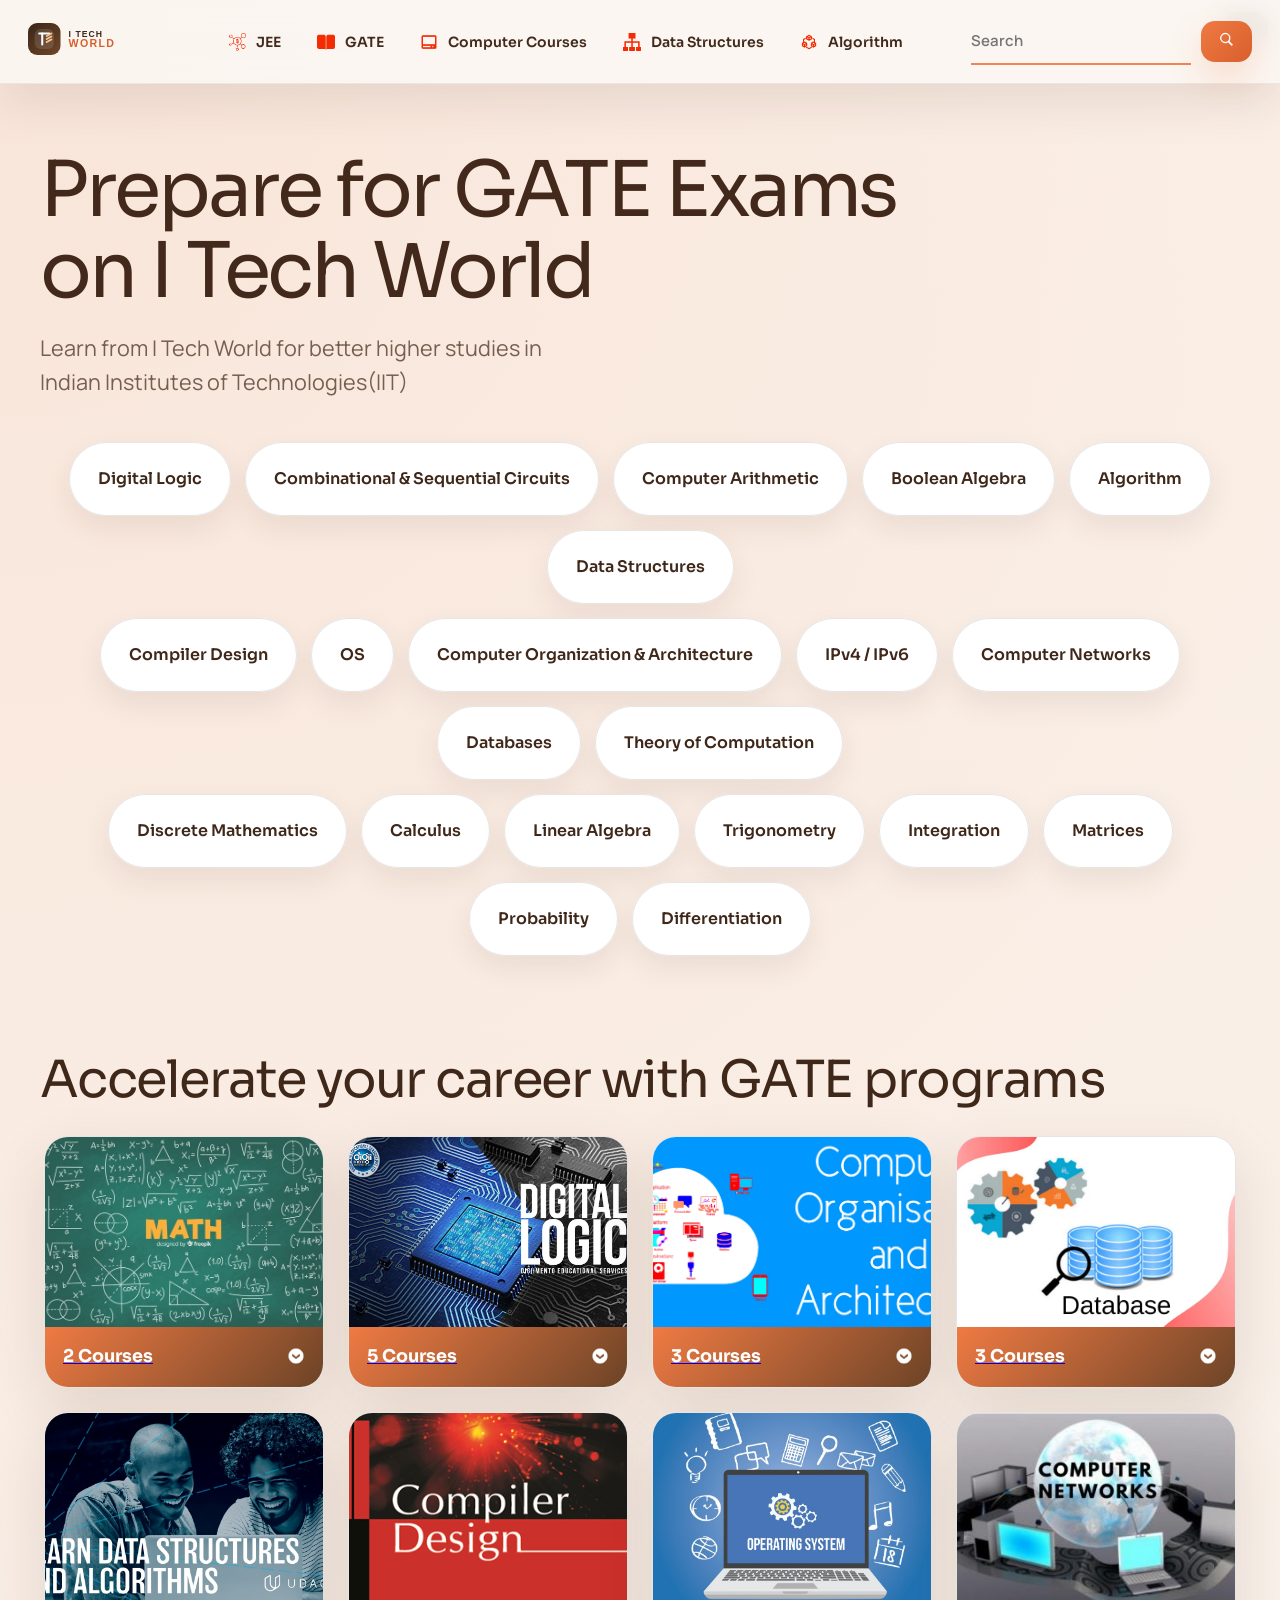
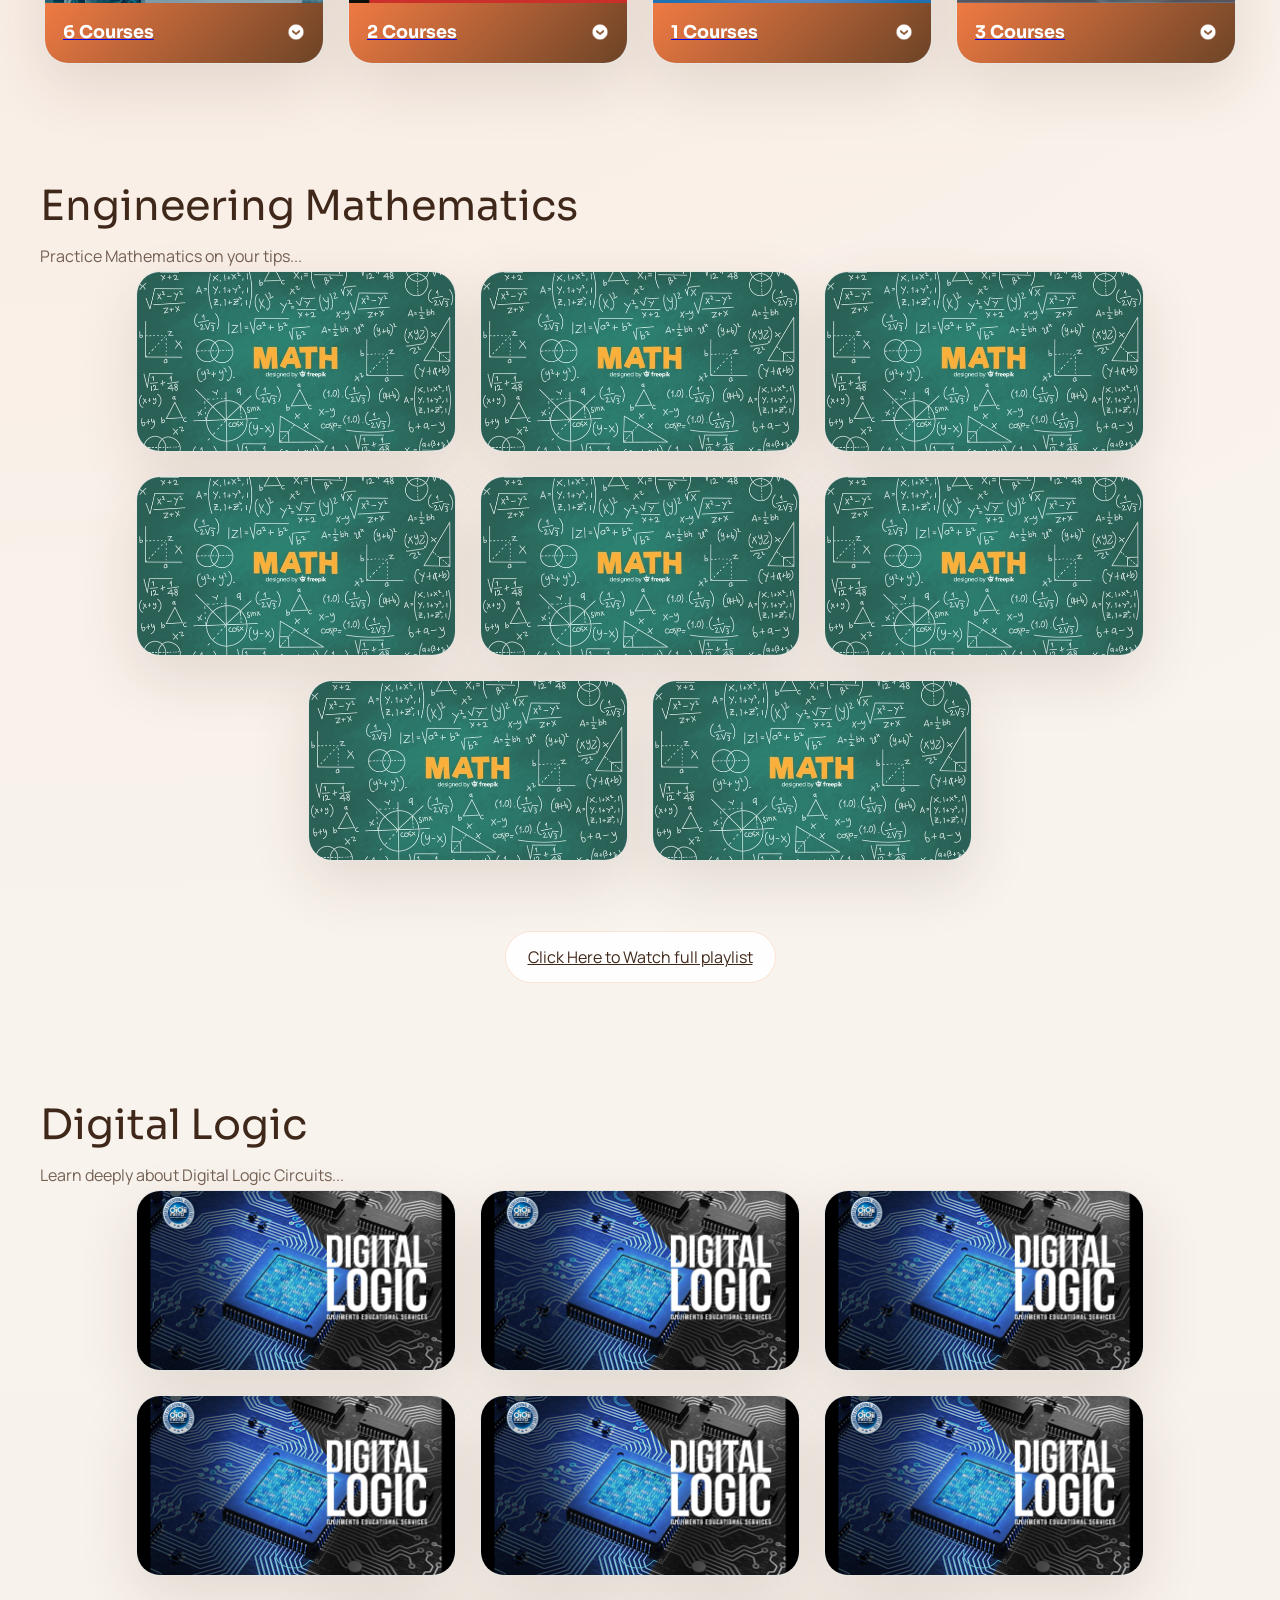
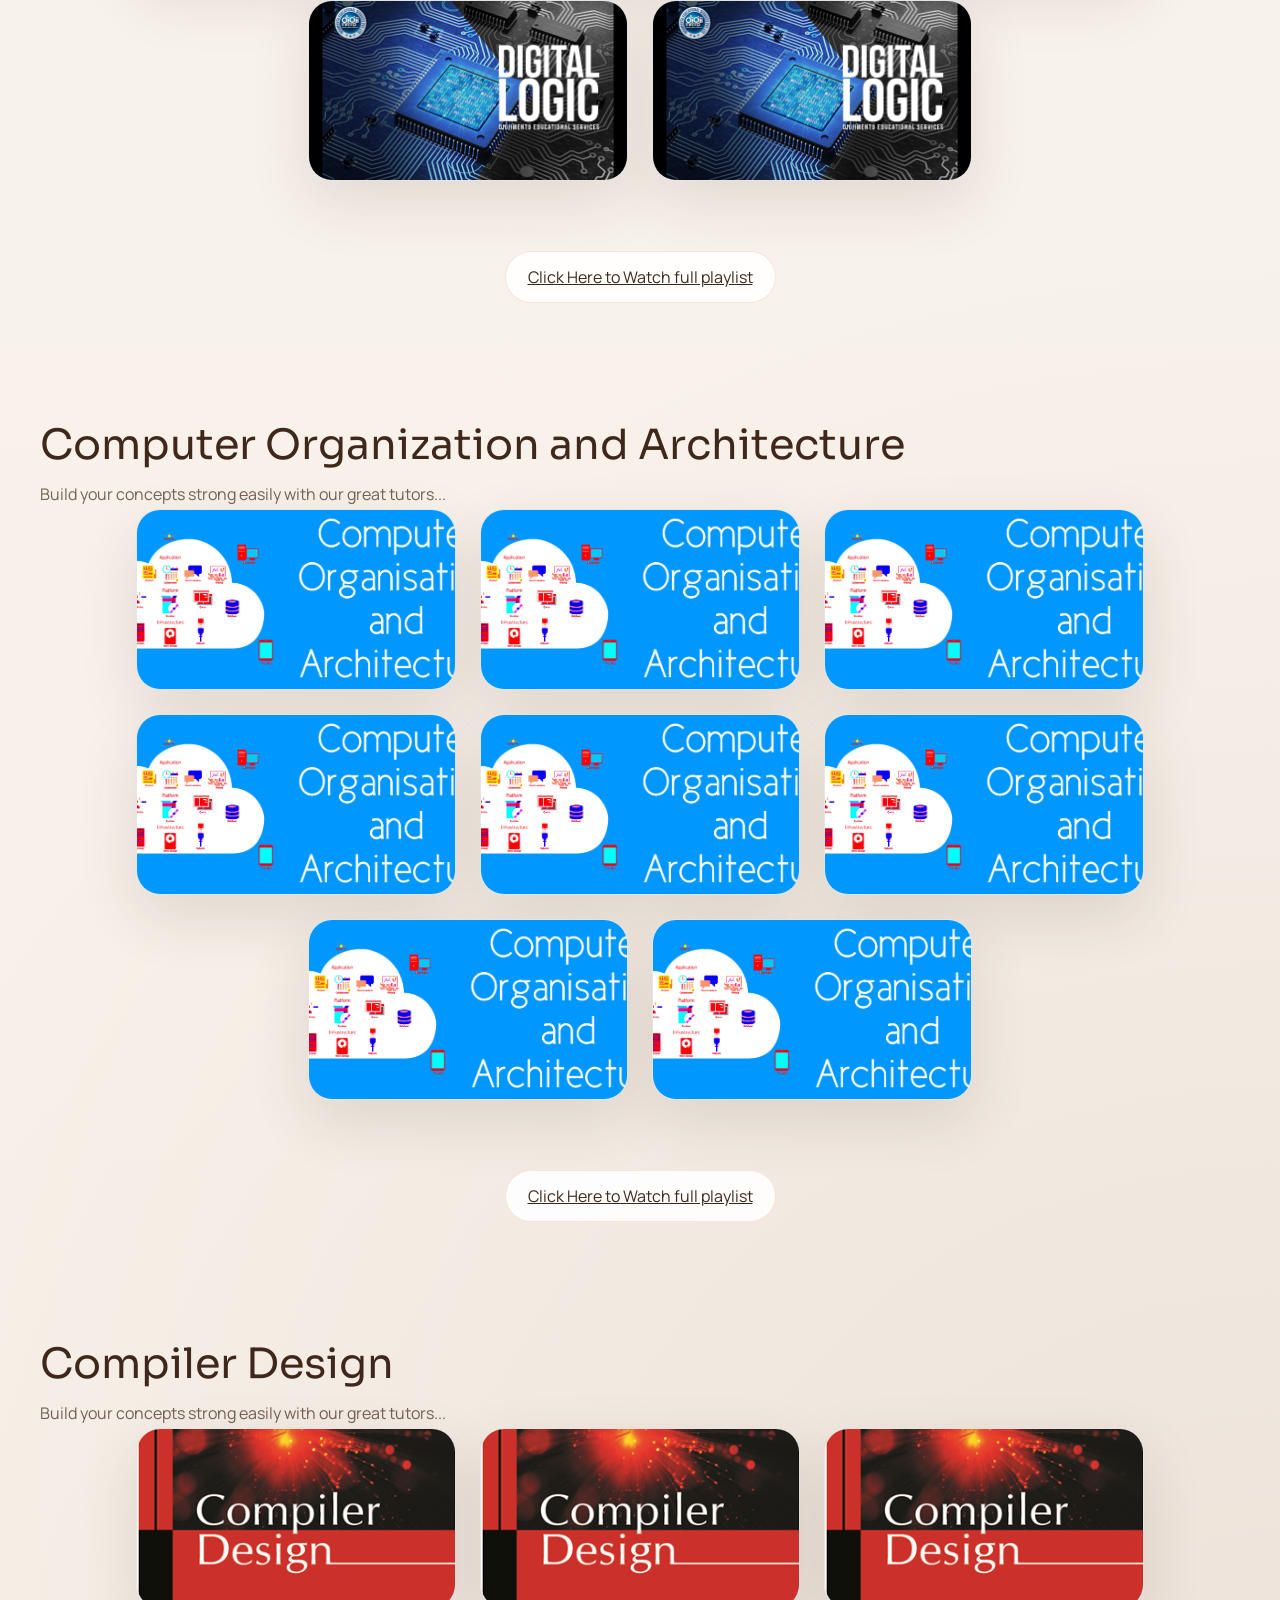
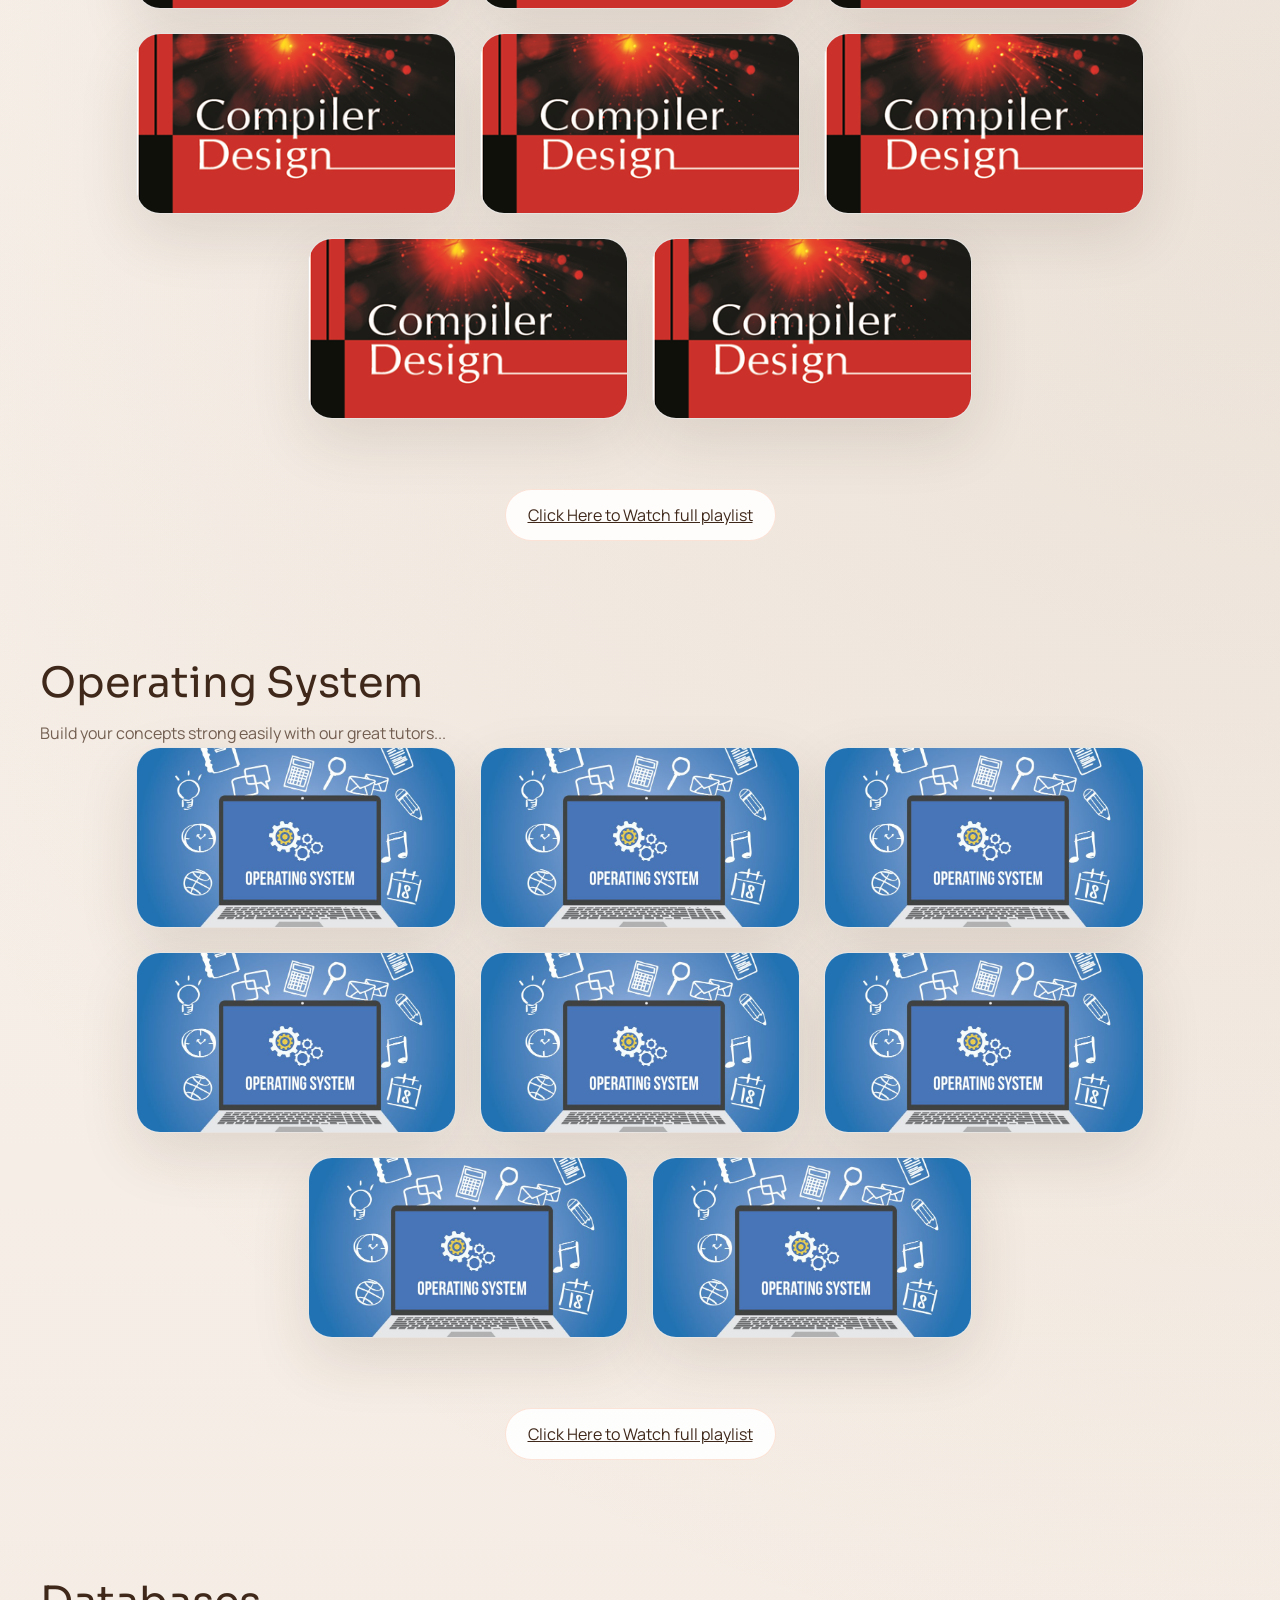
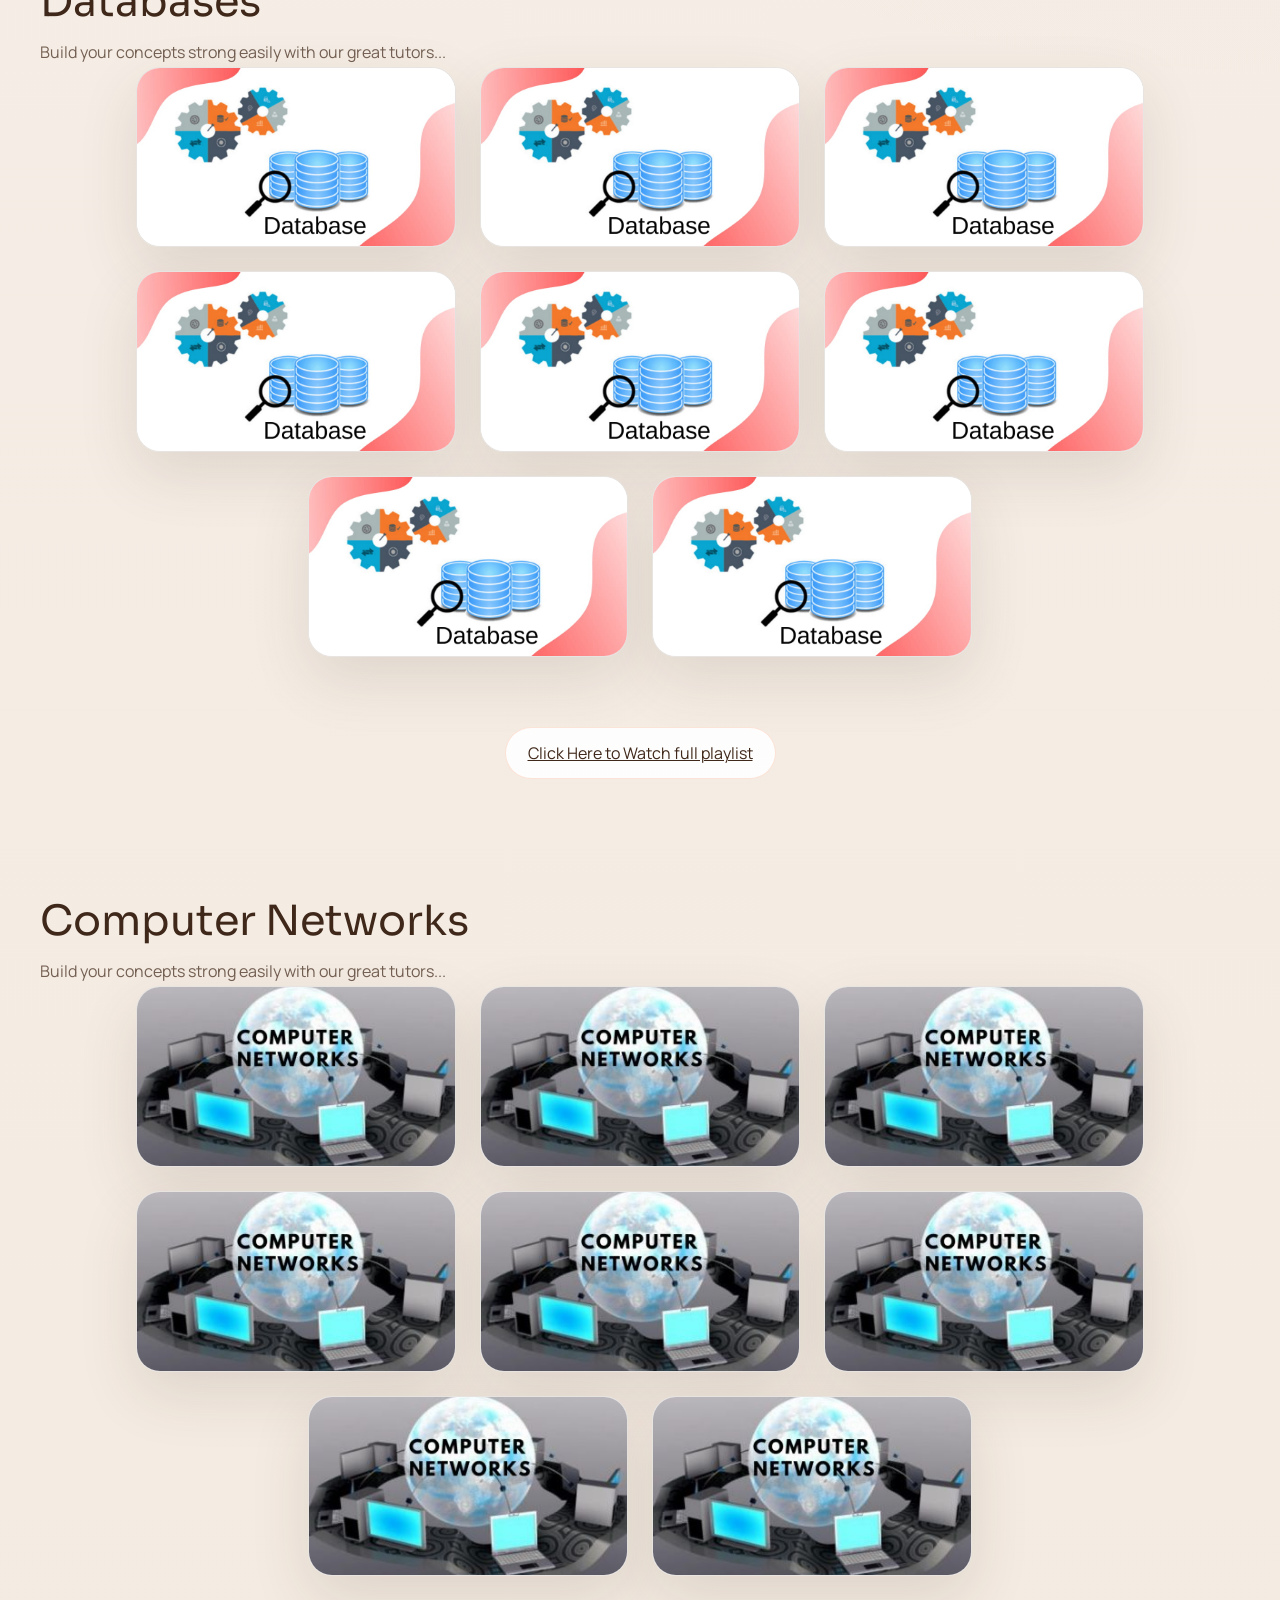
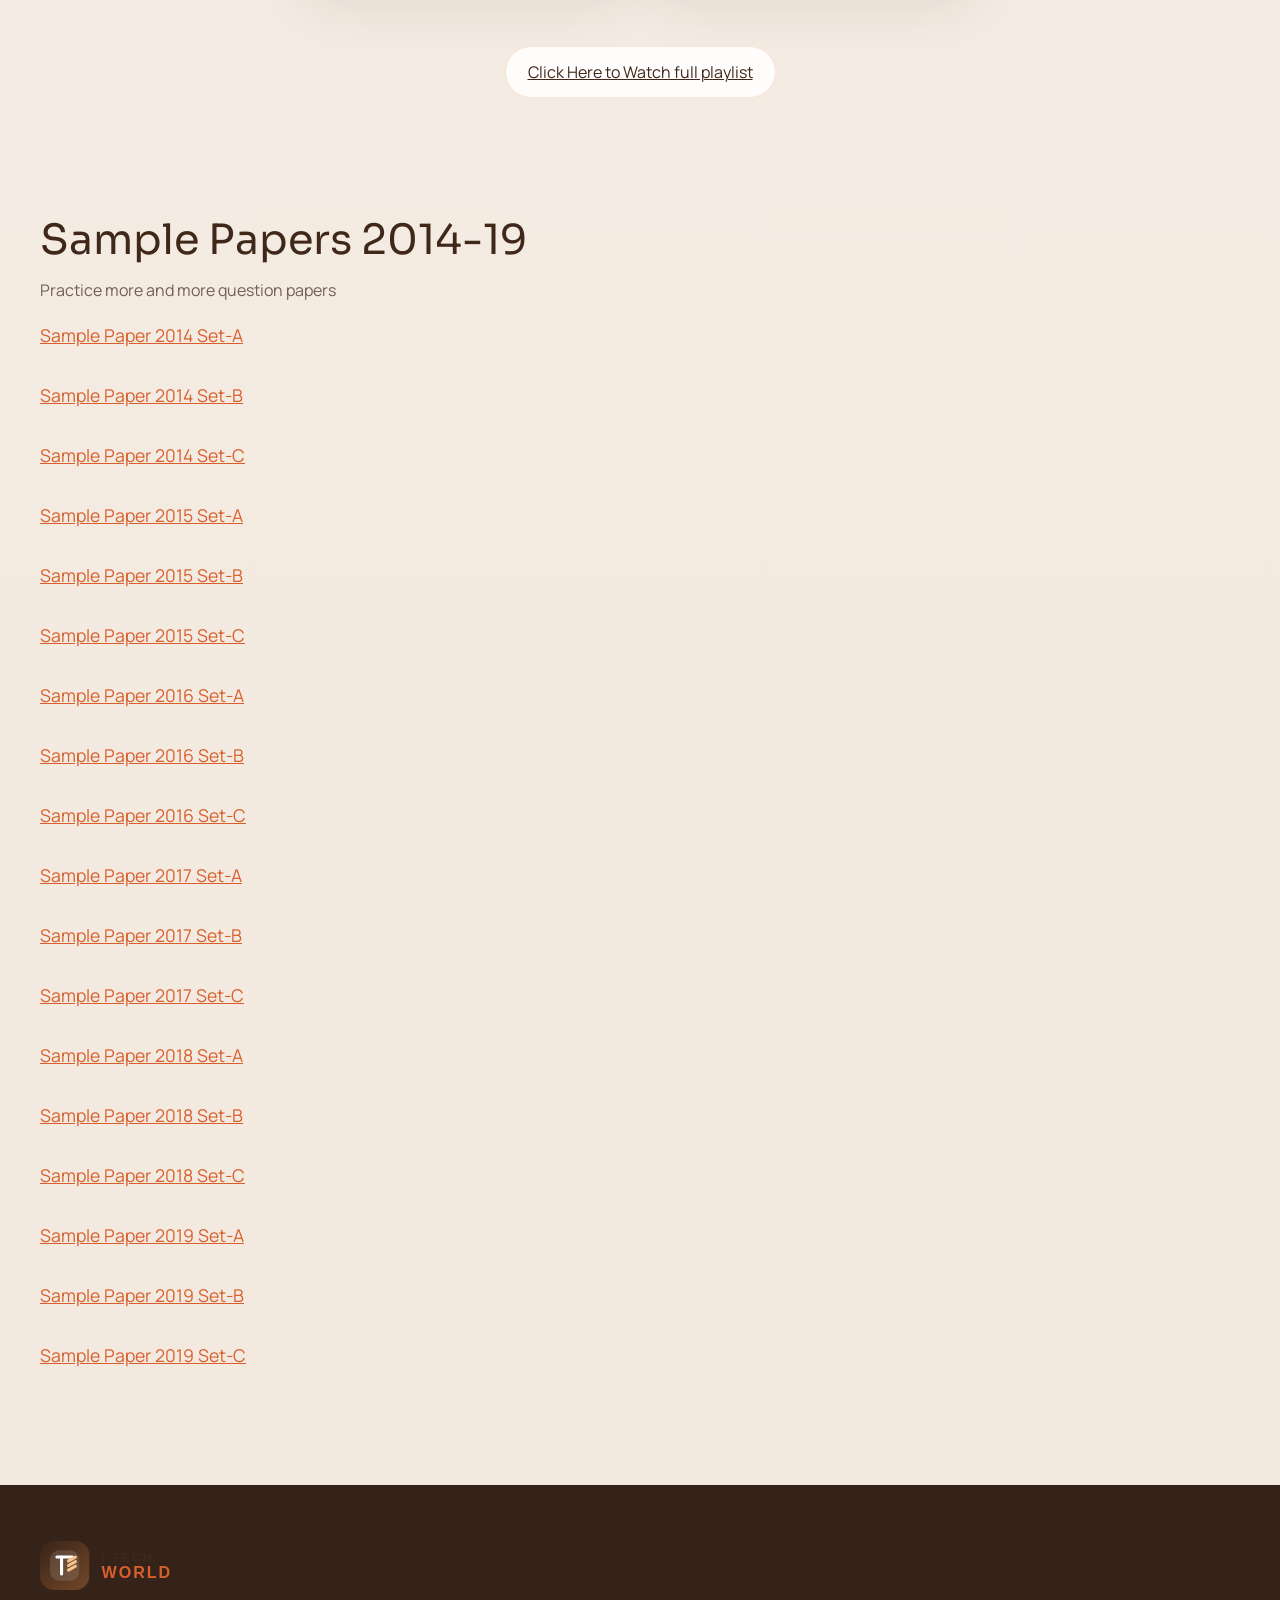
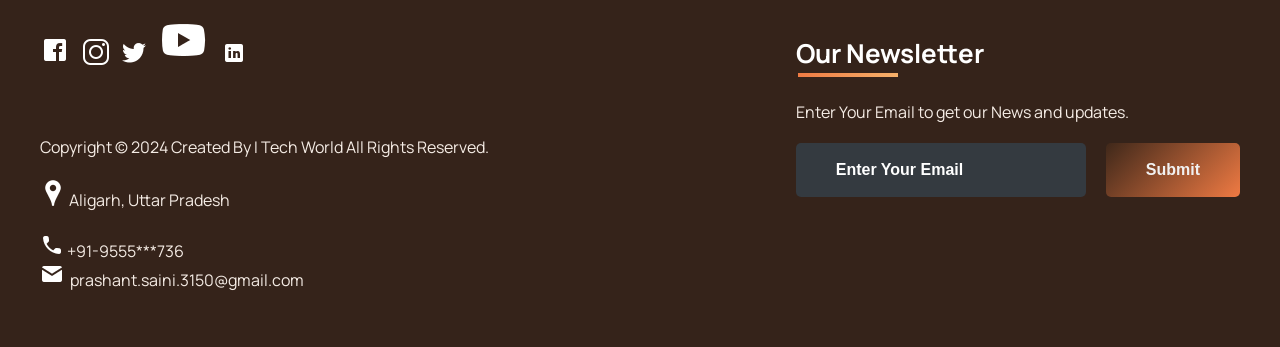
<file: subjects/gate.html>
<!DOCTYPE html>
<html>
<head>
	<link rel="shortcut icon" type="image/svg+xml" href="../assets/images/branding/itw-favicon.svg">
	<title>Prepare for GATE on I Tech World</title>
	<link rel="stylesheet" type="text/css" href="subjects.css">
	<script type="text/javascript" src="../script.js"></script>
</head>
<body>

<!-- NAVIGATION -->
	<header>
		<div class="nav" id="nav">
			<div id="ITW-logo">
			<a href="../index.html"><img src="../assets/images/branding/itw-brand-lockup.svg" style="width: 120px;"></a></div>
			<div class="switch-tab" id="switch-tab" onclick="switchTAB()"><img src="../assets/images/icons/menu.png"></div>
			<ul id="list-switch">
				<li><a href="jee.html"><img src="../assets/images/courses/common/d1.png" class="icon">JEE</a></li>
				<li><a href="#"><img src="../assets/images/courses/common/paper.png" class="icon">GATE</a></li>
				<li><a href="computer_courses.html"><img src="../assets/images/courses/common/computer.png" class="icon">Computer Courses</a></li>
				<li><a href="computer_courses.html#data"><img src="../assets/images/courses/common/data.png" class="icon">Data Structures</a></li>
				<li><a href="computer_courses.html#algo"><img src="../assets/images/courses/common/algo.png" class="icon">Algorithm</a></li>
			</ul>
			<div class="search" id="search-switch">
				<input type="text" placeholder="Search" class="srch"><button id="srchbtn"><img src="../assets/images/icons/search.png"></button>
			</div>
		</div>
	</header>


<!-- Main Title of the Page -->
	<div class="title">
		<span>Prepare for GATE Exams on I Tech World</span>
		<div class="shortdesc">
			<p>Learn from I Tech World for better higher studies in<br> Indian Institutes of Technologies(IIT)</p>
		</div>
	</div>


<!-- Some KeyWords related to topic -->
	<div class="course">
		<div class="cbox">
		<div class="det"><a href="#digital">Digital Logic</a></div>
		<div class="det"><a href="https://en.wikipedia.org/wiki/Sequential_logic" target="_blank">Combinational & Sequential Circuits</a></div>
		<div class="det"><a href="https://en.wikipedia.org/wiki/ALU" target="_blank">Computer Arithmetic</a></div>
		<div class="det"><a href="https://en.wikipedia.org/wiki/Boolean_algebra" target="_blank">Boolean Algebra</a></div>
		<div class="det"><a href="computer_courses.html#algo">Algorithm</a></div>
		<div class="det"><a href="computer_courses.html#data">Data Structures</a></div>
		</div>
		<div class="cbox">
		<div class="det"><a href="#compiler">Compiler Design</a></div>
		<div class="det"><a href="#os">OS</a></div>
		<div class="det"><a href="#coaa">Computer Organization & Architecture</a></div>
		<div class="det"><a href="https://en.wikipedia.org/wiki/IPv4" target="_blank">IPv4 / IPv6</a></div>
		<div class="det"><a href="#cn">Computer Networks</a></div>
		<div class="det"><a href="#database">Databases</a></div>
		<div class="det"><a href="https://en.wikipedia.org/wiki/Theory_of_computation" target="_blank">Theory of Computation</a></div>
		</div>
		<div class="cbox">
		<div class="det"><a href="#math">Discrete Mathematics</a></div>
		<div class="det"><a href="#math">Calculus</a></div>
		<div class="det"><a href="#math">Linear Algebra</a></div>
		<div class="det"><a href="#math">Trigonometry</a></div>
		<div class="det"><a href="#math">Integration</a></div>
		<div class="det"><a href="#math">Matrices</a></div>
		<div class="det"><a href="#math">Probability</a></div>
		<div class="det"><a href="#math">Differentiation</a></div>
		</div>
	</div>


<!-- Courses Available -->
	<div class="inbt">
		Accelerate your career with GATE programs
	</div>

	<div class="ccard">
	<center>
		<div class="ccardbox">
			<div class="dcard">
				<div class="fpart"><img src="../assets/images/courses/common/math.jpg"></div>
				<a href="#math"><div class="spart">2 Courses <img src="../assets/images/icons/dropdown.png"></div></a>
			</div>
			<div class="dcard">
				<div class="fpart"><img src="../assets/images/courses/common/digital.jpg"></div>
				<a href="#digital"><div class="spart">5 Courses <img src="../assets/images/icons/dropdown.png"></div></a>
			</div>
			<div class="dcard">
				<div class="fpart"><img src="../assets/images/courses/common/coaa.jpg"></div>
				<a href="#coaa"><div class="spart">3 Courses <img src="../assets/images/icons/dropdown.png"></div></a>
			</div>
			<div class="dcard">
				<div class="fpart"><img src="../assets/images/courses/common/database.jpg"></div>
				<a href="#database"><div class="spart">3 Courses <img src="../assets/images/icons/dropdown.png"></div></a>
			</div>
			<div class="dcard">
				<div class="fpart"><img src="../assets/images/courses/common/data-algo.jpg"></div>
				<a href="computer_courses.html#data"><div class="spart">6 Courses <img src="../assets/images/icons/dropdown.png"></div></a>
			</div>
			<div class="dcard">
				<div class="fpart"><img src="../assets/images/courses/common/compiler.jpg"></div>
				<a href="#compiler"><div class="spart">2 Courses <img src="../assets/images/icons/dropdown.png"></div></a>
			</div>
			<div class="dcard">
				<div class="fpart"><img src="../assets/images/courses/common/os.jpg"></div>
				<a href="#os"><div class="spart">1 Courses <img src="../assets/images/icons/dropdown.png"></div></a>
			</div>
			<div class="dcard">
				<div class="fpart"><img src="../assets/images/courses/common/cn.jpg"></div>
				<a href="#cn"><div class="spart">3 Courses <img src="../assets/images/icons/dropdown.png"></div></a>
			</div>
		</div>
	</center>
	</div>


<!-- Videos on ENGINEERING MATHEMATICS Lectures -->

	<div class="title2" id="math">
		<span>Engineering Mathematics</span>
		<div class="shortdesc2">
			<p>Practice Mathematics on your tips...</p>
		</div>
	</div>

	<center>
		<div class="ccardbox2">
			<div class="dcard2"><span class="tag" >1/8</span>
				<div class="fpart2"><img src="../assets/images/courses/common/math.jpg">
					<iframe src="https://www.youtube.com/embed/xxGyTHWrHZg" frameborder="0" allow="accelerometer; autoplay; encrypted-media; gyroscope; picture-in-picture" allowfullscreen></iframe>
				</div>
			</div>
			<div class="dcard2"><span class="tag" >2/8</span>
				<div class="fpart2"><img src="../assets/images/courses/common/math.jpg">
					<iframe src="https://www.youtube.com/embed/xxGyTHWrHZg" frameborder="0" allow="accelerometer; autoplay; encrypted-media; gyroscope; picture-in-picture" allowfullscreen></iframe>
				</div>
			</div>
			<div class="dcard2"><span class="tag" >3/8</span>
				<div class="fpart2"><img src="../assets/images/courses/common/math.jpg">
					<iframe src="https://www.youtube.com/embed/xxGyTHWrHZg" frameborder="0" allow="accelerometer; autoplay; encrypted-media; gyroscope; picture-in-picture" allowfullscreen></iframe>
				</div>
			</div>
			<div class="dcard2"><span class="tag" >4/8</span>
				<div class="fpart2"><img src="../assets/images/courses/common/math.jpg">
					<iframe src="https://www.youtube.com/embed/xxGyTHWrHZg" frameborder="0" allow="accelerometer; autoplay; encrypted-media; gyroscope; picture-in-picture" allowfullscreen></iframe>
				</div>
			</div>

			<div class="dcard2"><span class="tag" >5/8</span>
				<div class="fpart2"><img src="../assets/images/courses/common/math.jpg">
					<iframe src="https://www.youtube.com/embed/xxGyTHWrHZg" frameborder="0" allow="accelerometer; autoplay; encrypted-media; gyroscope; picture-in-picture" allowfullscreen></iframe>
				</div>
			</div>
			<div class="dcard2"><span class="tag" >6/8</span>
				<div class="fpart2"><img src="../assets/images/courses/common/math.jpg">
					<iframe src="https://www.youtube.com/embed/xxGyTHWrHZg" frameborder="0" allow="accelerometer; autoplay; encrypted-media; gyroscope; picture-in-picture" allowfullscreen></iframe>
				</div>
			</div>
			<div class="dcard2"><span class="tag" >7/8</span>
				<div class="fpart2"><img src="../assets/images/courses/common/math.jpg">
					<iframe src="https://www.youtube.com/embed/xxGyTHWrHZg" frameborder="0" allow="accelerometer; autoplay; encrypted-media; gyroscope; picture-in-picture" allowfullscreen></iframe>
				</div>
			</div>
			<div class="dcard2"><span class="tag" >8/8</span>
				<div class="fpart2"><img src="../assets/images/courses/common/math.jpg">
					<iframe src="https://www.youtube.com/embed/xxGyTHWrHZg" frameborder="0" allow="accelerometer; autoplay; encrypted-media; gyroscope; picture-in-picture" allowfullscreen></iframe>
				</div>
			</div>
		</div>
	</center>
<br><br>
	<div class="click-me">
		<a href="https://www.youtube.com/watch?v=xxGyTHWrHZg" target="_blank">Click Here to Watch full playlist</a>
	</div>



<!-- Videos on DIGITAL LOGIC Lectures -->

	<div class="title2" id="digital">
		<span>Digital Logic</span>
		<div class="shortdesc2">
			<p>Learn deeply about Digital Logic Circuits...</p>
		</div>
	</div>
	<center>
		<div class="ccardbox2">
			<div class="dcard2"><span class="tag" >1/8</span>
				<div class="fpart2"><img src="../assets/images/courses/common/digital.jpg">
					<iframe src="https://www.youtube.com/embed/-M7oIM8hKSU" frameborder="0" allow="accelerometer; autoplay; encrypted-media; gyroscope; picture-in-picture" allowfullscreen></iframe>
				</div>
			</div>
			<div class="dcard2"><span class="tag" >2/8</span>
				<div class="fpart2"><img src="../assets/images/courses/common/digital.jpg">
					<iframe src="https://www.youtube.com/embed/-M7oIM8hKSU" frameborder="0" allow="accelerometer; autoplay; encrypted-media; gyroscope; picture-in-picture" allowfullscreen></iframe>
				</div>
			</div>
			<div class="dcard2"><span class="tag" >3/8</span>
				<div class="fpart2"><img src="../assets/images/courses/common/digital.jpg">
					<iframe src="https://www.youtube.com/embed/-M7oIM8hKSU" frameborder="0" allow="accelerometer; autoplay; encrypted-media; gyroscope; picture-in-picture" allowfullscreen></iframe>
				</div>
			</div>
			<div class="dcard2"><span class="tag" >4/8</span>
				<div class="fpart2"><img src="../assets/images/courses/common/digital.jpg">
					<iframe src="https://www.youtube.com/embed/-M7oIM8hKSU" frameborder="0" allow="accelerometer; autoplay; encrypted-media; gyroscope; picture-in-picture" allowfullscreen></iframe>
				</div>
			</div>

			<div class="dcard2"><span class="tag" >5/8</span>
				<div class="fpart2"><img src="../assets/images/courses/common/digital.jpg">
					<iframe src="https://www.youtube.com/embed/-M7oIM8hKSU" frameborder="0" allow="accelerometer; autoplay; encrypted-media; gyroscope; picture-in-picture" allowfullscreen></iframe>
				</div>
			</div>
			<div class="dcard2"><span class="tag" >6/8</span>
				<div class="fpart2"><img src="../assets/images/courses/common/digital.jpg">
					<iframe src="https://www.youtube.com/embed/-M7oIM8hKSU" frameborder="0" allow="accelerometer; autoplay; encrypted-media; gyroscope; picture-in-picture" allowfullscreen></iframe>
				</div>
			</div>
			<div class="dcard2"><span class="tag" >7/8</span>
				<div class="fpart2"><img src="../assets/images/courses/common/digital.jpg">
					<iframe src="https://www.youtube.com/embed/-M7oIM8hKSU" frameborder="0" allow="accelerometer; autoplay; encrypted-media; gyroscope; picture-in-picture" allowfullscreen></iframe>
				</div>
			</div>
			<div class="dcard2"><span class="tag" >8/8</span>
				<div class="fpart2"><img src="../assets/images/courses/common/digital.jpg">
					<iframe src="https://www.youtube.com/embed/-M7oIM8hKSU" frameborder="0" allow="accelerometer; autoplay; encrypted-media; gyroscope; picture-in-picture" allowfullscreen></iframe>
				</div>
			</div>
		</div>
	</center>
<br><br>
	<div class="click-me">
		<a href="https://youtu.be/-M7oIM8hKSU" target="_blank">Click Here to Watch full playlist</a>
	</div>



<!-- Videos on COMPUTER ORGANIZATION and ARCHITECTURE Lectures -->

	<div class="title2" id="coaa">
		<span>Computer Organization and Architecture</span>
		<div class="shortdesc2">
			<p>Build your concepts strong easily with our great tutors...</p>
		</div>
	</div>
	<center>
		<div class="ccardbox2">
			<div class="dcard2"><span class="tag" >1/8</span>
				<div class="fpart2"><img src="../assets/images/courses/common/coaa.jpg">
					<iframe src="https://www.youtube.com/embed/q6oiRtKTpX4" frameborder="0" allow="accelerometer; autoplay; encrypted-media; gyroscope; picture-in-picture" allowfullscreen></iframe>
				</div>
			</div>
			<div class="dcard2"><span class="tag" >2/8</span>
				<div class="fpart2"><img src="../assets/images/courses/common/coaa.jpg">
					<iframe src="https://www.youtube.com/embed/q6oiRtKTpX4" frameborder="0" allow="accelerometer; autoplay; encrypted-media; gyroscope; picture-in-picture" allowfullscreen></iframe>
				</div>
			</div>
			<div class="dcard2"><span class="tag" >3/8</span>
				<div class="fpart2"><img src="../assets/images/courses/common/coaa.jpg">
					<iframe src="https://www.youtube.com/embed/q6oiRtKTpX4" frameborder="0" allow="accelerometer; autoplay; encrypted-media; gyroscope; picture-in-picture" allowfullscreen></iframe>
				</div>
			</div>
			<div class="dcard2"><span class="tag" >4/8</span>
				<div class="fpart2"><img src="../assets/images/courses/common/coaa.jpg">
					<iframe src="https://www.youtube.com/embed/q6oiRtKTpX4" frameborder="0" allow="accelerometer; autoplay; encrypted-media; gyroscope; picture-in-picture" allowfullscreen></iframe>
				</div>
			</div>

			<div class="dcard2"><span class="tag" >5/8</span>
				<div class="fpart2"><img src="../assets/images/courses/common/coaa.jpg">
					<iframe src="https://www.youtube.com/embed/q6oiRtKTpX4" frameborder="0" allow="accelerometer; autoplay; encrypted-media; gyroscope; picture-in-picture" allowfullscreen></iframe>
				</div>
			</div>
			<div class="dcard2"><span class="tag" >6/8</span>
				<div class="fpart2"><img src="../assets/images/courses/common/coaa.jpg">
					<iframe src="https://www.youtube.com/embed/q6oiRtKTpX4" frameborder="0" allow="accelerometer; autoplay; encrypted-media; gyroscope; picture-in-picture" allowfullscreen></iframe>
				</div>
			</div>
			<div class="dcard2"><span class="tag" >7/8</span>
				<div class="fpart2"><img src="../assets/images/courses/common/coaa.jpg">
					<iframe src="https://www.youtube.com/embed/q6oiRtKTpX4" frameborder="0" allow="accelerometer; autoplay; encrypted-media; gyroscope; picture-in-picture" allowfullscreen></iframe>
				</div>
			</div>
			<div class="dcard2"><span class="tag" >8/8</span>
				<div class="fpart2"><img src="../assets/images/courses/common/coaa.jpg">
					<iframe src="https://www.youtube.com/embed/q6oiRtKTpX4" frameborder="0" allow="accelerometer; autoplay; encrypted-media; gyroscope; picture-in-picture" allowfullscreen></iframe>
				</div>
			</div>
		</div>
	</center>
<br><br>
	<div class="click-me">
		<a href="https://youtu.be/q6oiRtKTpX4" target="_blank">Click Here to Watch full playlist</a>
	</div>



<!-- Videos on COMPILER Lectures -->

	<div class="title2" id="compiler">
		<span>Compiler Design</span>
		<div class="shortdesc2">
			<p>Build your concepts strong easily with our great tutors...</p>
		</div>
	</div>
	<center>
		<div class="ccardbox2">
			<div class="dcard2"><span class="tag" >1/8</span>
				<div class="fpart2"><img src="../assets/images/courses/common/compiler.jpg">
					<iframe src="https://www.youtube.com/embed/yNZIhF6pxjM" frameborder="0" allow="accelerometer; autoplay; encrypted-media; gyroscope; picture-in-picture" allowfullscreen></iframe>
				</div>
			</div>
			<div class="dcard2"><span class="tag" >2/8</span>
				<div class="fpart2"><img src="../assets/images/courses/common/compiler.jpg">
					<iframe src="https://www.youtube.com/embed/yNZIhF6pxjM" frameborder="0" allow="accelerometer; autoplay; encrypted-media; gyroscope; picture-in-picture" allowfullscreen></iframe>
				</div>
			</div>
			<div class="dcard2"><span class="tag" >3/8</span>
				<div class="fpart2"><img src="../assets/images/courses/common/compiler.jpg">
					<iframe src="https://www.youtube.com/embed/yNZIhF6pxjM" frameborder="0" allow="accelerometer; autoplay; encrypted-media; gyroscope; picture-in-picture" allowfullscreen></iframe>
				</div>
			</div>
			<div class="dcard2"><span class="tag" >4/8</span>
				<div class="fpart2"><img src="../assets/images/courses/common/compiler.jpg">
					<iframe src="https://www.youtube.com/embed/yNZIhF6pxjM" frameborder="0" allow="accelerometer; autoplay; encrypted-media; gyroscope; picture-in-picture" allowfullscreen></iframe>
				</div>
			</div>

			<div class="dcard2"><span class="tag" >5/8</span>
				<div class="fpart2"><img src="../assets/images/courses/common/compiler.jpg">
					<iframe src="https://www.youtube.com/embed/yNZIhF6pxjM" frameborder="0" allow="accelerometer; autoplay; encrypted-media; gyroscope; picture-in-picture" allowfullscreen></iframe>
				</div>
			</div>
			<div class="dcard2"><span class="tag" >6/8</span>
				<div class="fpart2"><img src="../assets/images/courses/common/compiler.jpg">
					<iframe src="https://www.youtube.com/embed/yNZIhF6pxjM" frameborder="0" allow="accelerometer; autoplay; encrypted-media; gyroscope; picture-in-picture" allowfullscreen></iframe>
				</div>
			</div>
			<div class="dcard2"><span class="tag" >7/8</span>
				<div class="fpart2"><img src="../assets/images/courses/common/compiler.jpg">
					<iframe src="https://www.youtube.com/embed/yNZIhF6pxjM" frameborder="0" allow="accelerometer; autoplay; encrypted-media; gyroscope; picture-in-picture" allowfullscreen></iframe>
				</div>
			</div>
			<div class="dcard2"><span class="tag" >8/8</span>
				<div class="fpart2"><img src="../assets/images/courses/common/compiler.jpg">
					<iframe src="https://www.youtube.com/embed/yNZIhF6pxjM" frameborder="0" allow="accelerometer; autoplay; encrypted-media; gyroscope; picture-in-picture" allowfullscreen></iframe>
				</div>
			</div>
		</div>
	</center>
<br><br>
	<div class="click-me">
		<a href="https://youtu.be/yNZIhF6pxjM" target="_blank">Click Here to Watch full playlist</a>
	</div>



<!-- Videos on OPERATING SYSTEM Lectures -->


<div class="title2" id="os">
		<span>Operating System</span>
		<div class="shortdesc2">
			<p>Build your concepts strong easily with our great tutors...</p>
		</div>
	</div>
	<center>
		<div class="ccardbox2">
			<div class="dcard2"><span class="tag" >1/8</span>
				<div class="fpart2"><img src="../assets/images/courses/common/os.jpg">
					<iframe src="https://www.youtube.com/embed/vBURTt97EkA" frameborder="0" allow="accelerometer; autoplay; encrypted-media; gyroscope; picture-in-picture" allowfullscreen></iframe>
				</div>
			</div>
			<div class="dcard2"><span class="tag" >2/8</span>
				<div class="fpart2"><img src="../assets/images/courses/common/os.jpg">
					<iframe src="https://www.youtube.com/embed/vBURTt97EkA" frameborder="0" allow="accelerometer; autoplay; encrypted-media; gyroscope; picture-in-picture" allowfullscreen></iframe>
				</div>
			</div>
			<div class="dcard2"><span class="tag" >3/8</span>
				<div class="fpart2"><img src="../assets/images/courses/common/os.jpg">
					<iframe src="https://www.youtube.com/embed/vBURTt97EkA" frameborder="0" allow="accelerometer; autoplay; encrypted-media; gyroscope; picture-in-picture" allowfullscreen></iframe>
				</div>
			</div>
			<div class="dcard2"><span class="tag" >4/8</span>
				<div class="fpart2"><img src="../assets/images/courses/common/os.jpg">
					<iframe src="https://www.youtube.com/embed/vBURTt97EkA" frameborder="0" allow="accelerometer; autoplay; encrypted-media; gyroscope; picture-in-picture" allowfullscreen></iframe>
				</div>
			</div>

			<div class="dcard2"><span class="tag" >5/8</span>
				<div class="fpart2"><img src="../assets/images/courses/common/os.jpg">
					<iframe src="https://www.youtube.com/embed/vBURTt97EkA" frameborder="0" allow="accelerometer; autoplay; encrypted-media; gyroscope; picture-in-picture" allowfullscreen></iframe>
				</div>
			</div>
			<div class="dcard2"><span class="tag" >6/8</span>
				<div class="fpart2"><img src="../assets/images/courses/common/os.jpg">
					<iframe src="https://www.youtube.com/embed/vBURTt97EkA" frameborder="0" allow="accelerometer; autoplay; encrypted-media; gyroscope; picture-in-picture" allowfullscreen></iframe>
				</div>
			</div>
			<div class="dcard2"><span class="tag" >7/8</span>
				<div class="fpart2"><img src="../assets/images/courses/common/os.jpg">
					<iframe src="https://www.youtube.com/embed/vBURTt97EkA" frameborder="0" allow="accelerometer; autoplay; encrypted-media; gyroscope; picture-in-picture" allowfullscreen></iframe>
				</div>
			</div>
			<div class="dcard2"><span class="tag" >8/8</span>
				<div class="fpart2"><img src="../assets/images/courses/common/os.jpg">
					<iframe src="https://www.youtube.com/embed/vBURTt97EkA" frameborder="0" allow="accelerometer; autoplay; encrypted-media; gyroscope; picture-in-picture" allowfullscreen></iframe>
				</div>
			</div>
		</div>
	</center>

<br><br>
	<div class="click-me">
		<a href="https://youtu.be/vBURTt97EkA" target="_blank">Click Here to Watch full playlist</a>
	</div>


<!-- Videos on DATABASE Lectures -->

<div class="title2" id="database">
		<span>Databases</span>
		<div class="shortdesc2">
			<p>Build your concepts strong easily with our great tutors...</p>
		</div>
	</div>
	<center>
		<div class="ccardbox2">
			<div class="dcard2"><span class="tag" >1/8</span>
				<div class="fpart2"><img src="../assets/images/courses/common/database.jpg">
					<iframe src="https://www.youtube.com/embed/wR0jg0eQsZA" frameborder="0" allow="accelerometer; autoplay; encrypted-media; gyroscope; picture-in-picture" allowfullscreen></iframe>
				</div>
			</div>
			<div class="dcard2"><span class="tag" >2/8</span>
				<div class="fpart2"><img src="../assets/images/courses/common/database.jpg">
					<iframe src="https://www.youtube.com/embed/wR0jg0eQsZA" frameborder="0" allow="accelerometer; autoplay; encrypted-media; gyroscope; picture-in-picture" allowfullscreen></iframe>
				</div>
			</div>
			<div class="dcard2"><span class="tag" >3/8</span>
				<div class="fpart2"><img src="../assets/images/courses/common/database.jpg">
					<iframe src="https://www.youtube.com/embed/wR0jg0eQsZA" frameborder="0" allow="accelerometer; autoplay; encrypted-media; gyroscope; picture-in-picture" allowfullscreen></iframe>
				</div>
			</div>
			<div class="dcard2"><span class="tag" >4/8</span>
				<div class="fpart2"><img src="../assets/images/courses/common/database.jpg">
					<iframe src="https://www.youtube.com/embed/wR0jg0eQsZA" frameborder="0" allow="accelerometer; autoplay; encrypted-media; gyroscope; picture-in-picture" allowfullscreen></iframe>
				</div>
			</div>

			<div class="dcard2"><span class="tag" >5/8</span>
				<div class="fpart2"><img src="../assets/images/courses/common/database.jpg">
					<iframe src="https://www.youtube.com/embed/wR0jg0eQsZA" frameborder="0" allow="accelerometer; autoplay; encrypted-media; gyroscope; picture-in-picture" allowfullscreen></iframe>
				</div>
			</div>
			<div class="dcard2"><span class="tag" >6/8</span>
				<div class="fpart2"><img src="../assets/images/courses/common/database.jpg">
					<iframe src="https://www.youtube.com/embed/wR0jg0eQsZA" frameborder="0" allow="accelerometer; autoplay; encrypted-media; gyroscope; picture-in-picture" allowfullscreen></iframe>
				</div>
			</div>
			<div class="dcard2"><span class="tag" >7/8</span>
				<div class="fpart2"><img src="../assets/images/courses/common/database.jpg">
					<iframe src="https://www.youtube.com/embed/wR0jg0eQsZA" frameborder="0" allow="accelerometer; autoplay; encrypted-media; gyroscope; picture-in-picture" allowfullscreen></iframe>
				</div>
			</div>
			<div class="dcard2"><span class="tag" >8/8</span>
				<div class="fpart2"><img src="../assets/images/courses/common/database.jpg">
					<iframe src="https://www.youtube.com/embed/wR0jg0eQsZA" frameborder="0" allow="accelerometer; autoplay; encrypted-media; gyroscope; picture-in-picture" allowfullscreen></iframe>
				</div>
			</div>
		</div>
	</center>
<br><br>
	<div class="click-me">
		<a href="https://youtu.be/wR0jg0eQsZA" target="_blank">Click Here to Watch full playlist</a>
	</div>



<!-- Videos on COMPUTER NETWORKS Lectures -->

<div class="title2" id="cn">
		<span>Computer Networks</span>
		<div class="shortdesc2">
			<p>Build your concepts strong easily with our great tutors...</p>
		</div>
	</div>
	<center>
		<div class="ccardbox2">
			<div class="dcard2"><span class="tag" >1/8</span>
				<div class="fpart2"><img src="../assets/images/courses/common/cn.jpg">
					<iframe src="https://www.youtube.com/embed/qiQR5rTSshw" frameborder="0" allow="accelerometer; autoplay; encrypted-media; gyroscope; picture-in-picture" allowfullscreen></iframe>
				</div>
			</div>
			<div class="dcard2"><span class="tag" >2/8</span>
				<div class="fpart2"><img src="../assets/images/courses/common/cn.jpg">
					<iframe src="https://www.youtube.com/embed/qiQR5rTSshw" frameborder="0" allow="accelerometer; autoplay; encrypted-media; gyroscope; picture-in-picture" allowfullscreen></iframe>
				</div>
			</div>
			<div class="dcard2"><span class="tag" >3/8</span>
				<div class="fpart2"><img src="../assets/images/courses/common/cn.jpg">
					<iframe src="https://www.youtube.com/embed/qiQR5rTSshw" frameborder="0" allow="accelerometer; autoplay; encrypted-media; gyroscope; picture-in-picture" allowfullscreen></iframe>
				</div>
			</div>
			<div class="dcard2"><span class="tag" >4/8</span>
				<div class="fpart2"><img src="../assets/images/courses/common/cn.jpg">
					<iframe src="https://www.youtube.com/embed/qiQR5rTSshw" frameborder="0" allow="accelerometer; autoplay; encrypted-media; gyroscope; picture-in-picture" allowfullscreen></iframe>
				</div>
			</div>

			<div class="dcard2"><span class="tag" >5/8</span>
				<div class="fpart2"><img src="../assets/images/courses/common/cn.jpg">
					<iframe src="https://www.youtube.com/embed/qiQR5rTSshw" frameborder="0" allow="accelerometer; autoplay; encrypted-media; gyroscope; picture-in-picture" allowfullscreen></iframe>
				</div>
			</div>
			<div class="dcard2"><span class="tag" >6/8</span>
				<div class="fpart2"><img src="../assets/images/courses/common/cn.jpg">
					<iframe src="https://www.youtube.com/embed/qiQR5rTSshw" frameborder="0" allow="accelerometer; autoplay; encrypted-media; gyroscope; picture-in-picture" allowfullscreen></iframe>
				</div>
			</div>
			<div class="dcard2"><span class="tag" >7/8</span>
				<div class="fpart2"><img src="../assets/images/courses/common/cn.jpg">
					<iframe src="https://www.youtube.com/embed/qiQR5rTSshw" frameborder="0" allow="accelerometer; autoplay; encrypted-media; gyroscope; picture-in-picture" allowfullscreen></iframe>
				</div>
			</div>
			<div class="dcard2"><span class="tag" >8/8</span>
				<div class="fpart2"><img src="../assets/images/courses/common/cn.jpg">
					<iframe src="https://www.youtube.com/embed/qiQR5rTSshw" frameborder="0" allow="accelerometer; autoplay; encrypted-media; gyroscope; picture-in-picture" allowfullscreen></iframe>
				</div>
			</div>
		</div>
	</center>

<br><br>
	<div class="click-me">
		<a href="https://youtu.be/qiQR5rTSshw" target="_blank">Click Here to Watch full playlist</a>
	</div>



<!-- Links for SAMPLE PAPERS of JEE MAINS & ADVANCED -->

	<div class="title2" id="sample_papers">
		<span>Sample Papers 2014-19</span>
		<div class="shortdesc2">
			<p>Practice more and more question papers</p>
		</div>
	</div>

	<div class="sample">
		<ul>
			<li><a href="../samplePapers/p1.pdf" target="_blank">Sample Paper 2014 Set-A</a></li>
			<li><a href="../samplePapers/p1.pdf" target="_blank">Sample Paper 2014 Set-B</a></li>
			<li><a href="../samplePapers/p1.pdf" target="_blank">Sample Paper 2014 Set-C</a></li>
		</ul>
		<ul>
			<li><a href="../samplePapers/p1.pdf" target="_blank">Sample Paper 2015 Set-A</a></li>
			<li><a href="../samplePapers/p1.pdf" target="_blank">Sample Paper 2015 Set-B</a></li>
			<li><a href="../samplePapers/p1.pdf" target="_blank">Sample Paper 2015 Set-C</a></li>
		</ul>
		<ul>
			<li><a href="../samplePapers/p1.pdf" target="_blank">Sample Paper 2016 Set-A</a></li>
			<li><a href="../samplePapers/p1.pdf" target="_blank">Sample Paper 2016 Set-B</a></li>
			<li><a href="../samplePapers/p1.pdf" target="_blank">Sample Paper 2016 Set-C</a></li>
		</ul>
	</div>
	<div class="sample lastSample">
		<ul>
			<li><a href="../samplePapers/p1.pdf" target="_blank">Sample Paper 2017 Set-A</a></li>
			<li><a href="../samplePapers/p1.pdf" target="_blank">Sample Paper 2017 Set-B</a></li>
			<li><a href="../samplePapers/p1.pdf" target="_blank">Sample Paper 2017 Set-C</a></li>
		</ul>
		<ul>
			<li><a href="../samplePapers/p1.pdf" target="_blank">Sample Paper 2018 Set-A</a></li>
			<li><a href="../samplePapers/p1.pdf" target="_blank">Sample Paper 2018 Set-B</a></li>
			<li><a href="../samplePapers/p1.pdf" target="_blank">Sample Paper 2018 Set-C</a></li>
		</ul>
		<ul>
			<li><a href="../samplePapers/p1.pdf" target="_blank">Sample Paper 2019 Set-A</a></li>
			<li><a href="../samplePapers/p1.pdf" target="_blank">Sample Paper 2019 Set-B</a></li>
			<li><a href="../samplePapers/p1.pdf" target="_blank">Sample Paper 2019 Set-C</a></li>
		</ul>
	</div>


<!-- FOOTER -->
<footer>
	<div class="footer-container">
		<div class="left-col">
			<img src="../assets/images/branding/itw-brand-lockup.svg" style="width: 200px;">
			<div class="logo"></div>
			<div class="social-media">
				<a href="#"><img src="../assets/images/icons/fb.png"></a>
				<a href="#"><img src="../assets/images/icons/insta.png"></a>
				<a href="#"><img src="../assets/images/icons/tt.png"></a>
				<a href="#"><img src="../assets/images/icons/ytube.png"></a>
				<a href="#"><img src="../assets/images/icons/linkedin.png"></a>
			</div><br><br>
			<p class="rights-text">Copyright © 2024 Created By I Tech World All Rights Reserved.</p>
				<br><p><img src="../assets/images/icons/location.png"> Aligarh, Uttar Pradesh</p><br>
				<p><img src="../assets/images/icons/phone.png"> +91-9555***736<br><img src="../assets/images/icons/mail.png">&nbsp; prashant.saini.3150@gmail.com</p>
		</div>
		<div class="right-col">
			<h1 style="color: #fff">Our Newsletter</h1>
			<div class="border"></div><br>
			<p>Enter Your Email to get our News and updates.</p>
			<form class="newsletter-form">
				<input class="txtb" type="email" placeholder="Enter Your Email">
				<input class="btn" type="submit" value="Submit">
			</form>
		</div>
	</div>
</footer>

</body>
</html>
</file>
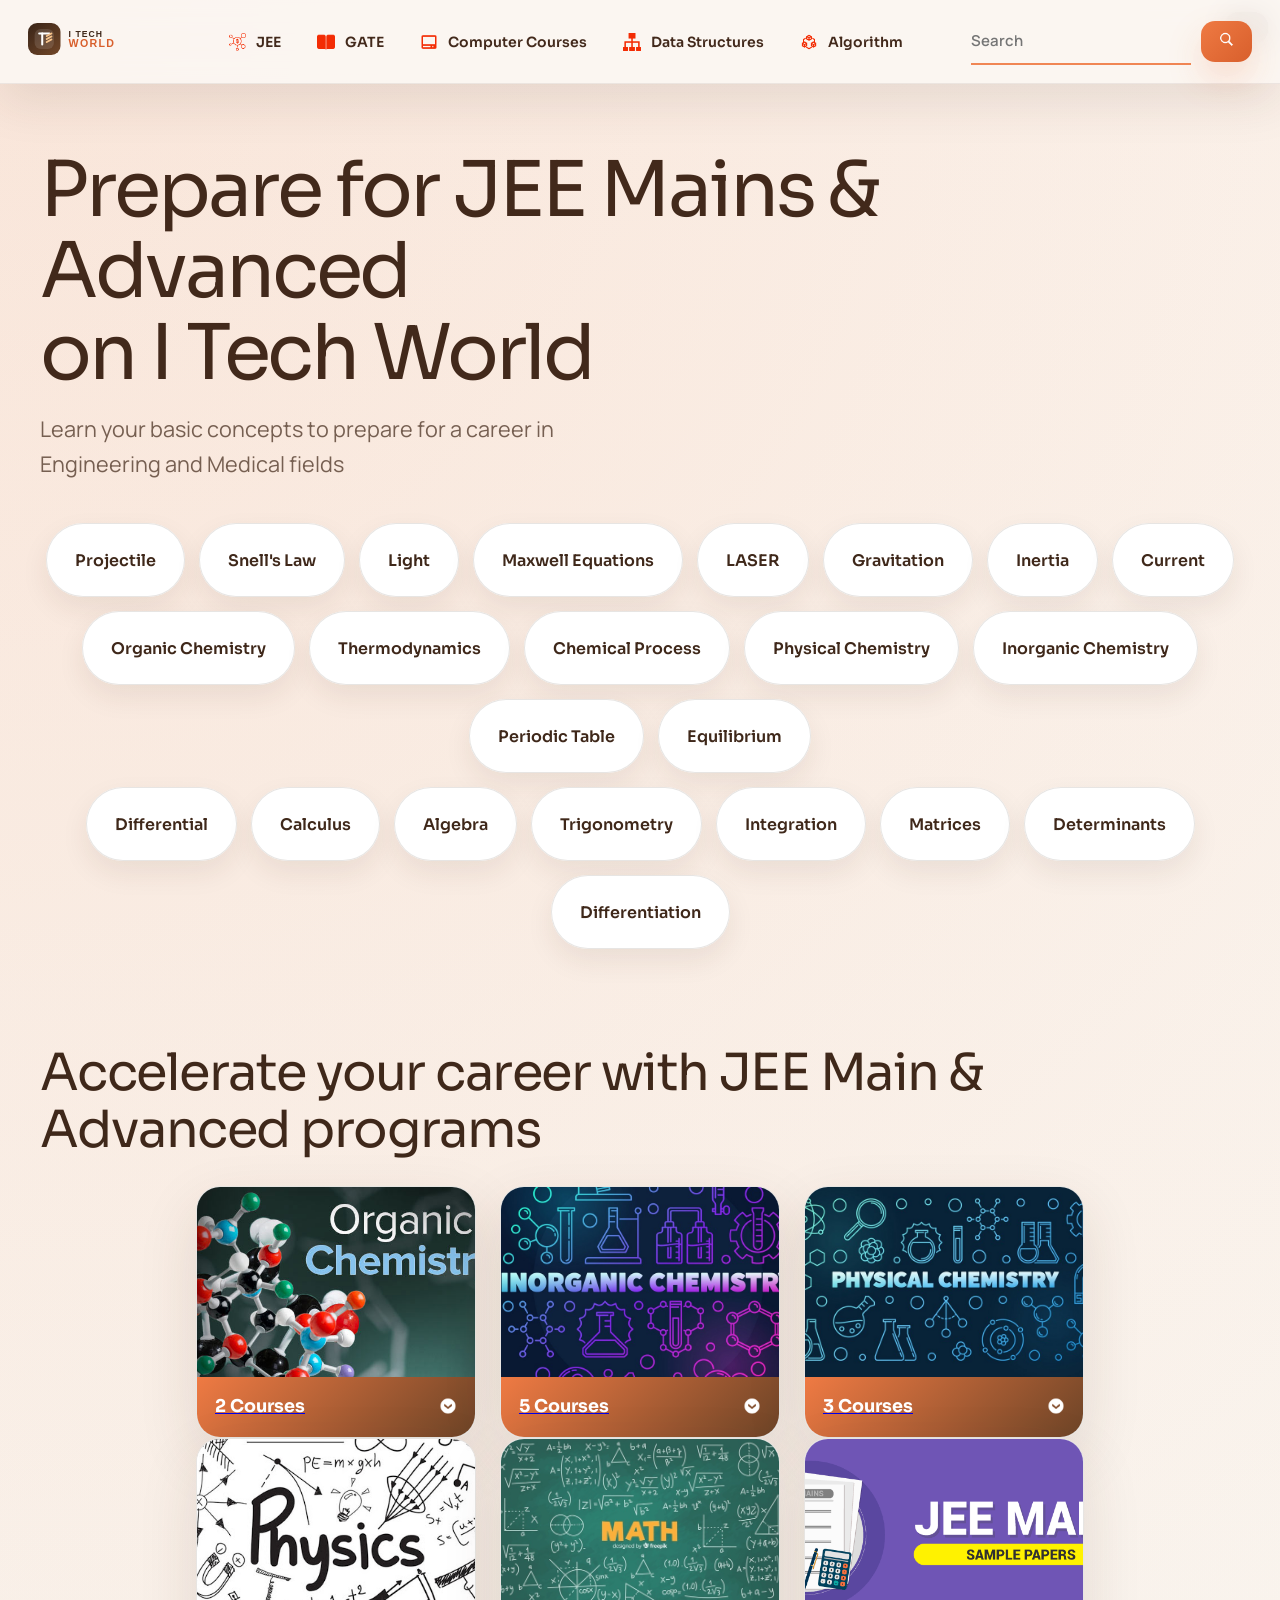
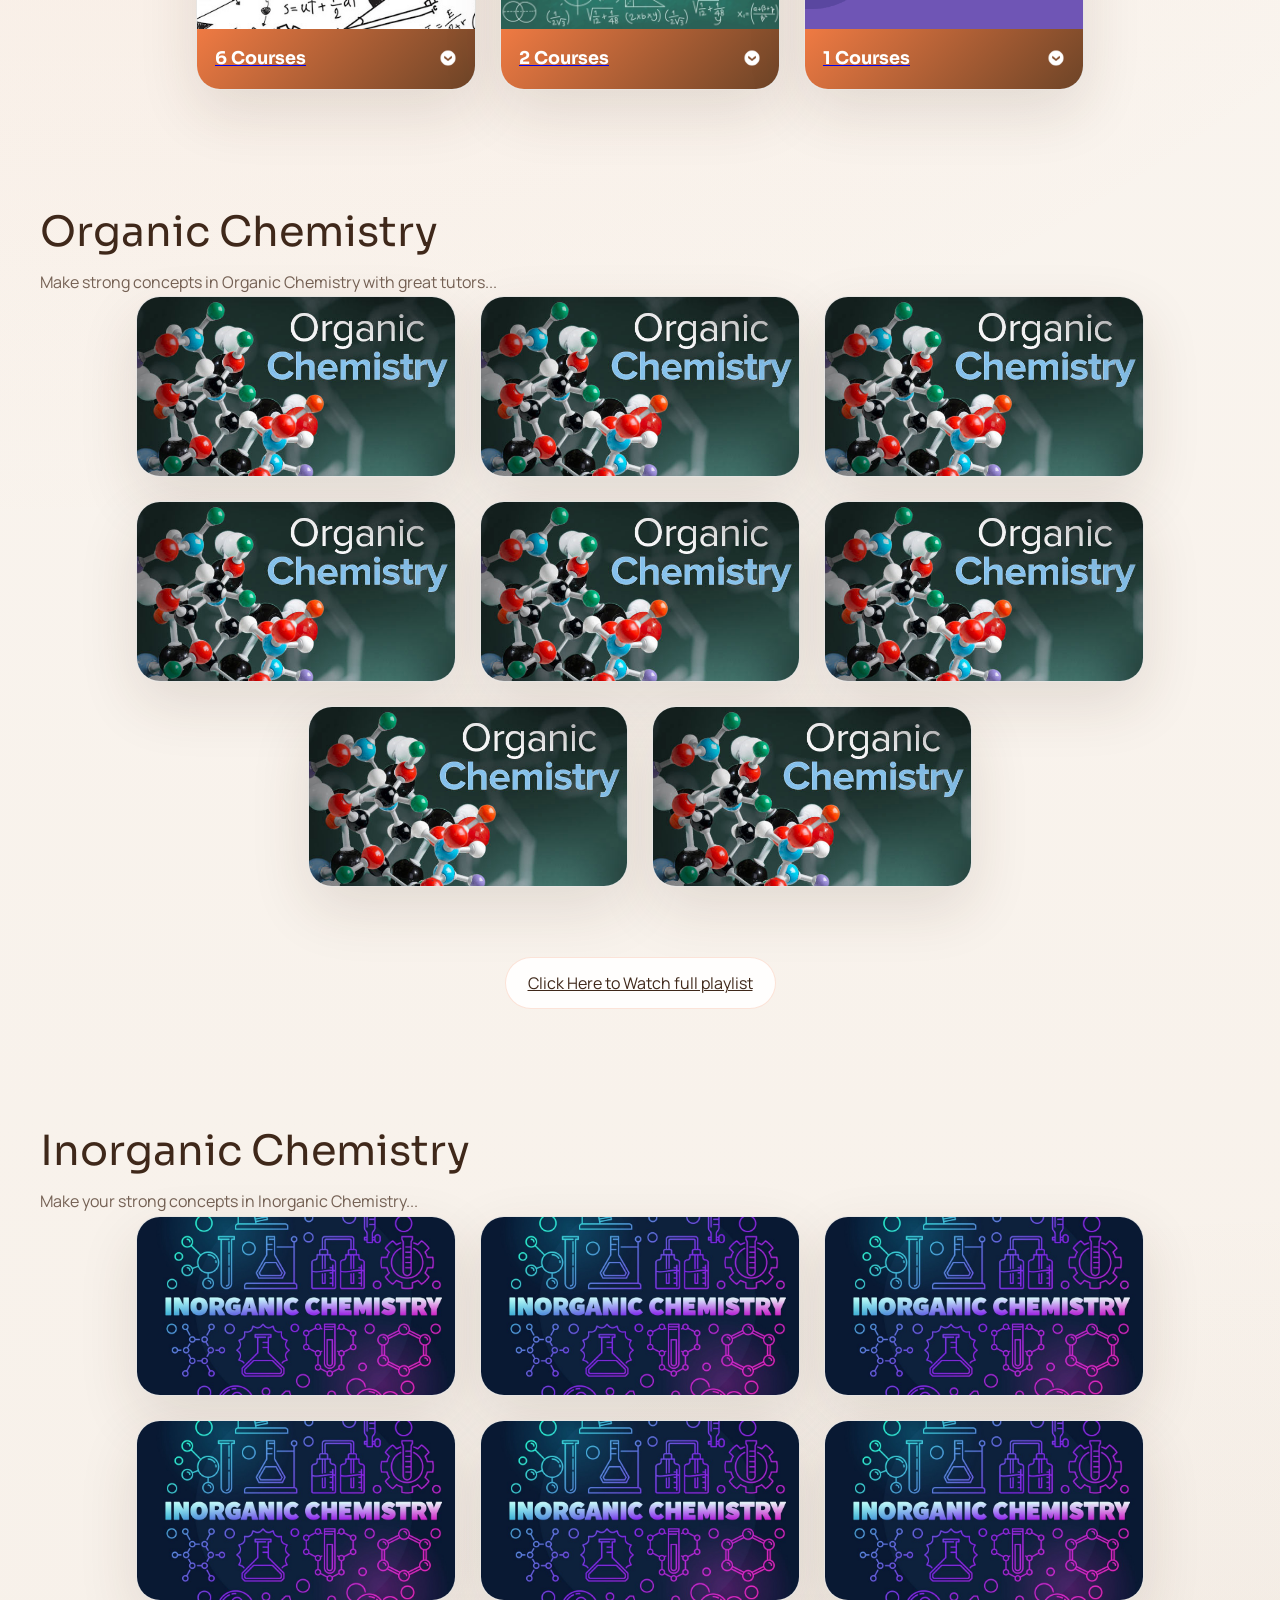
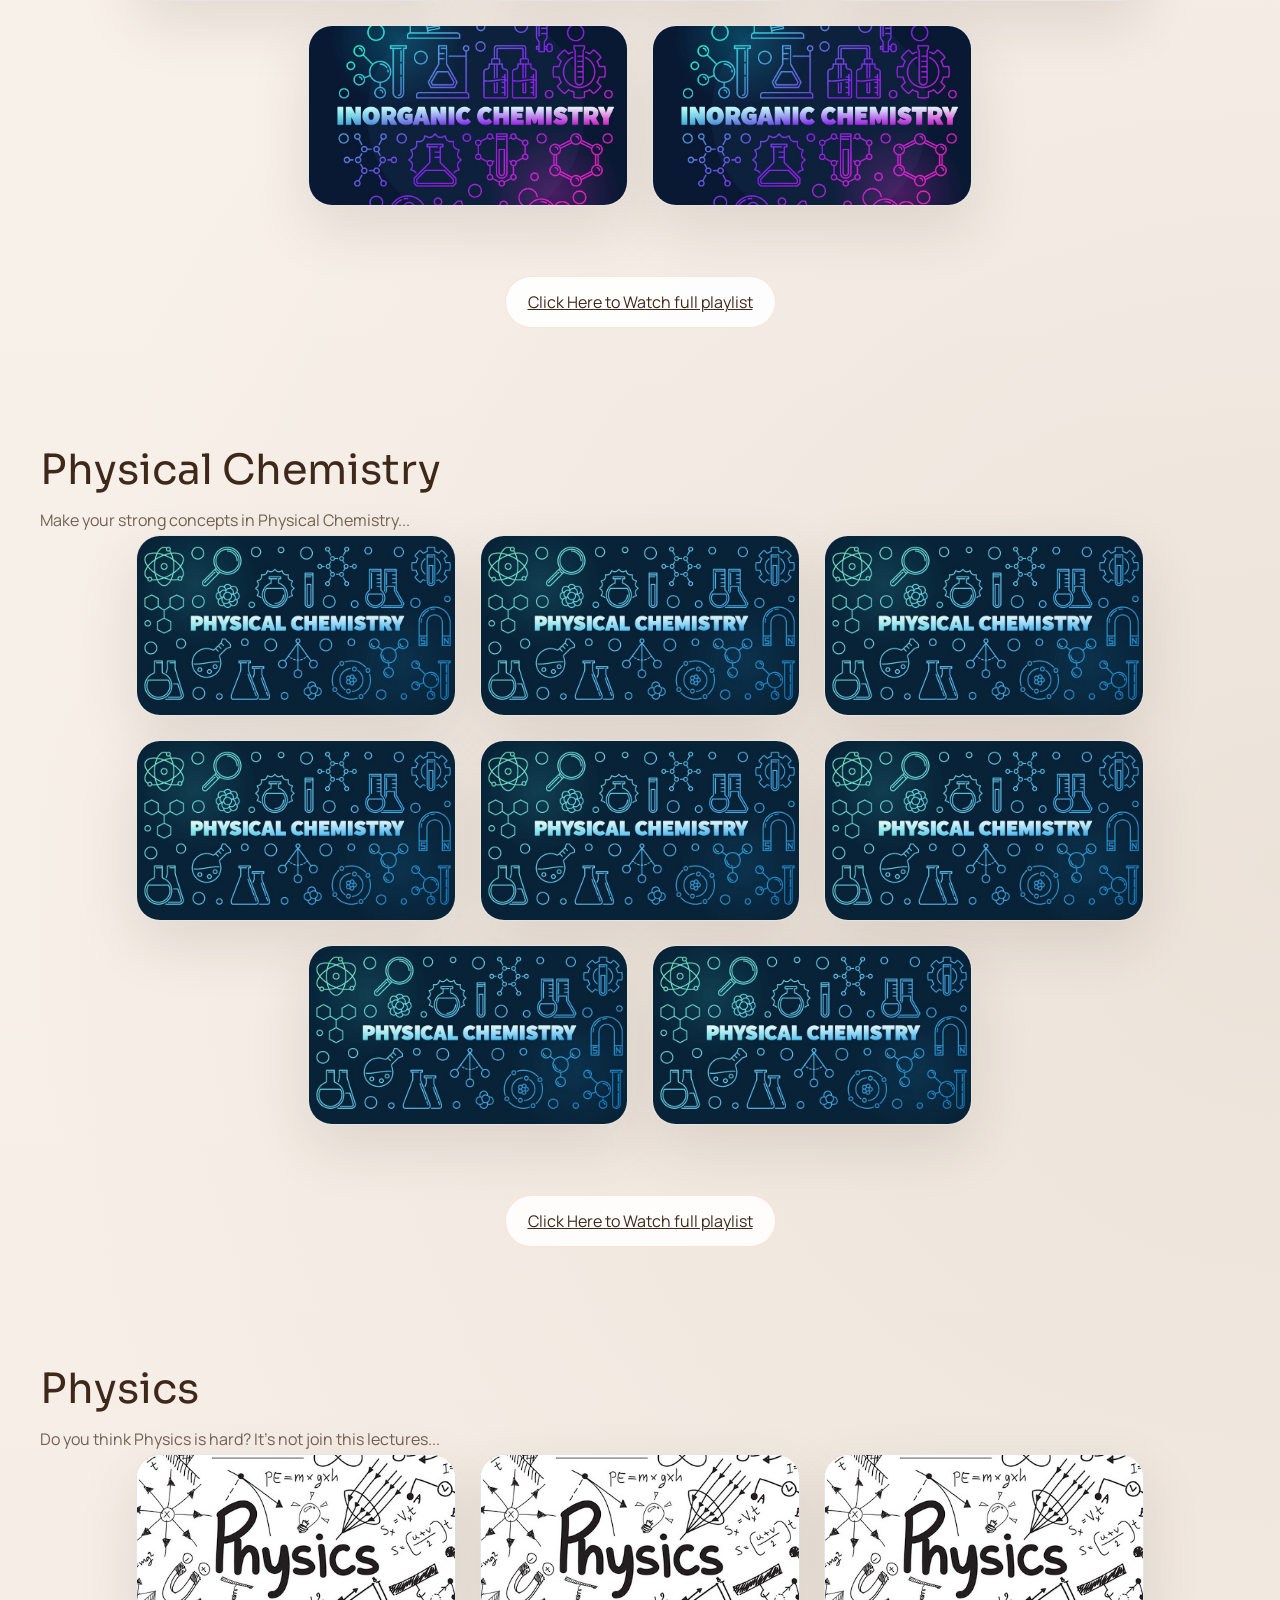
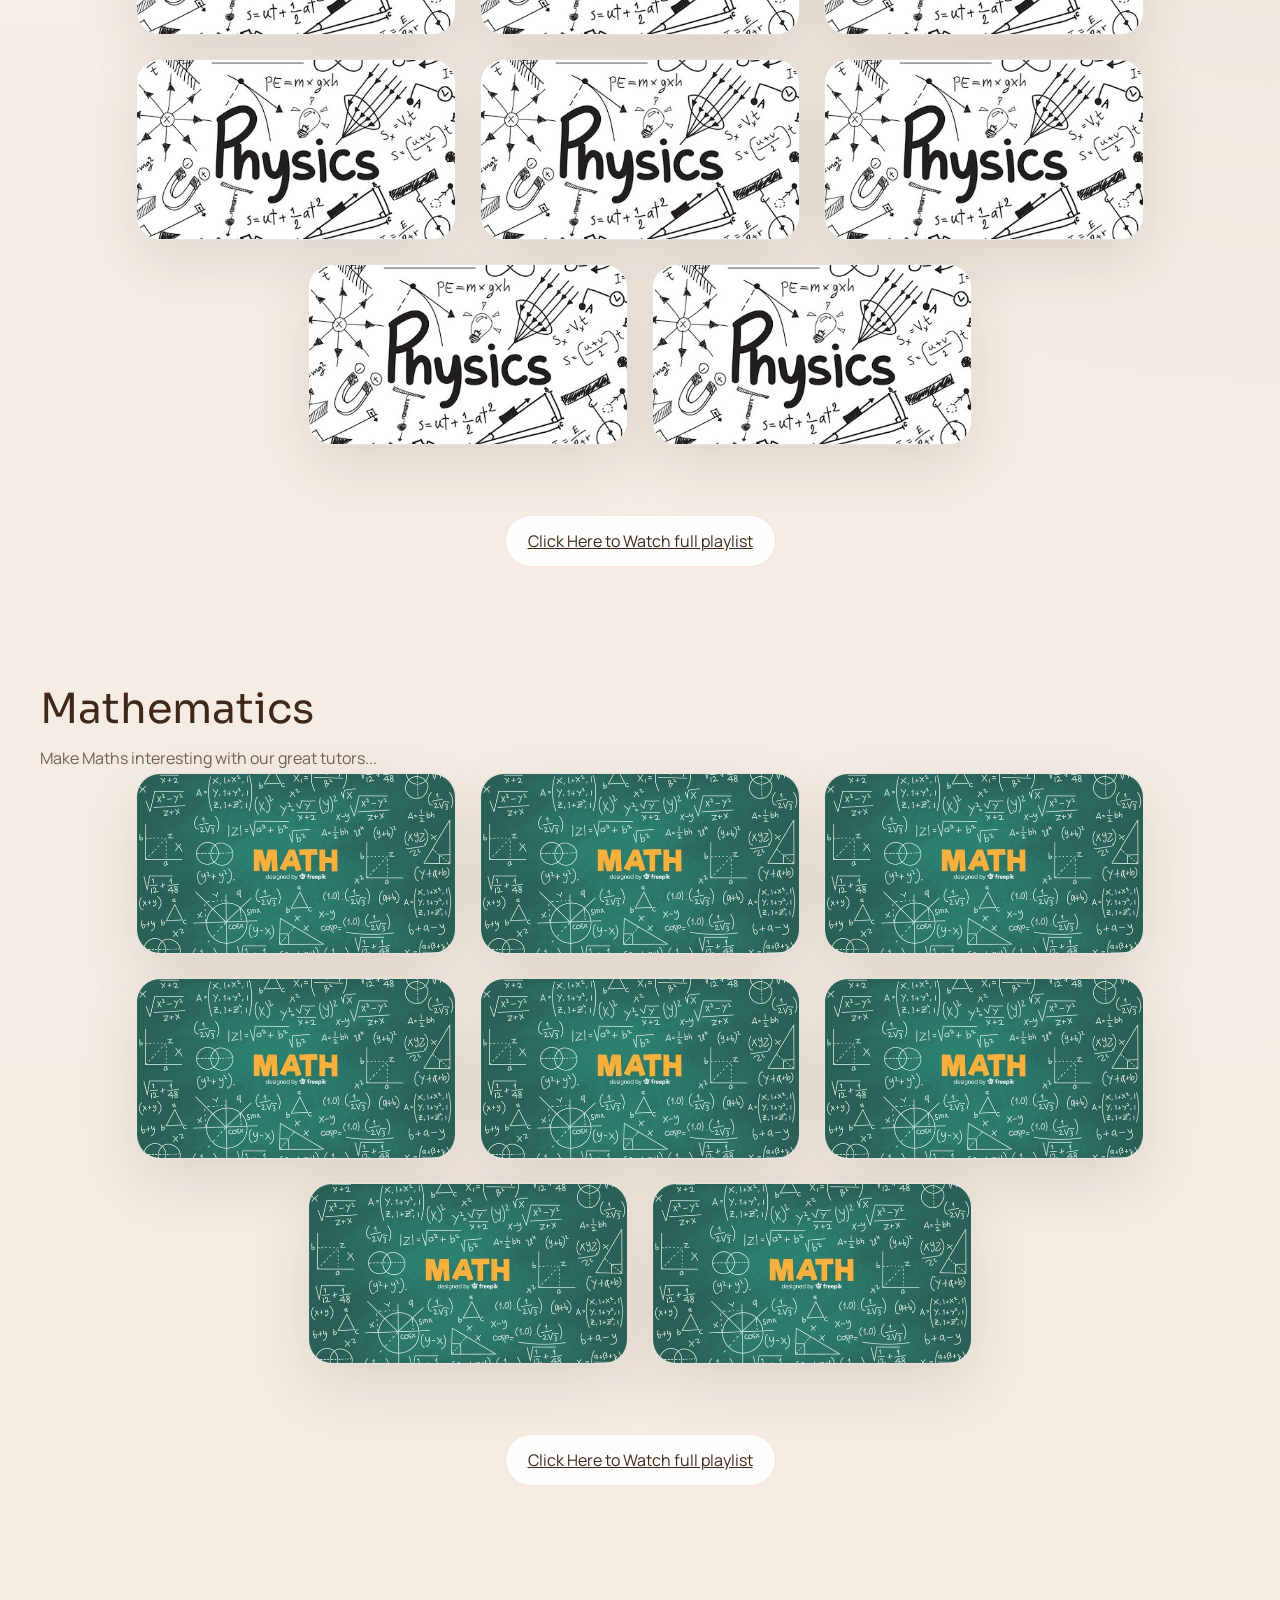
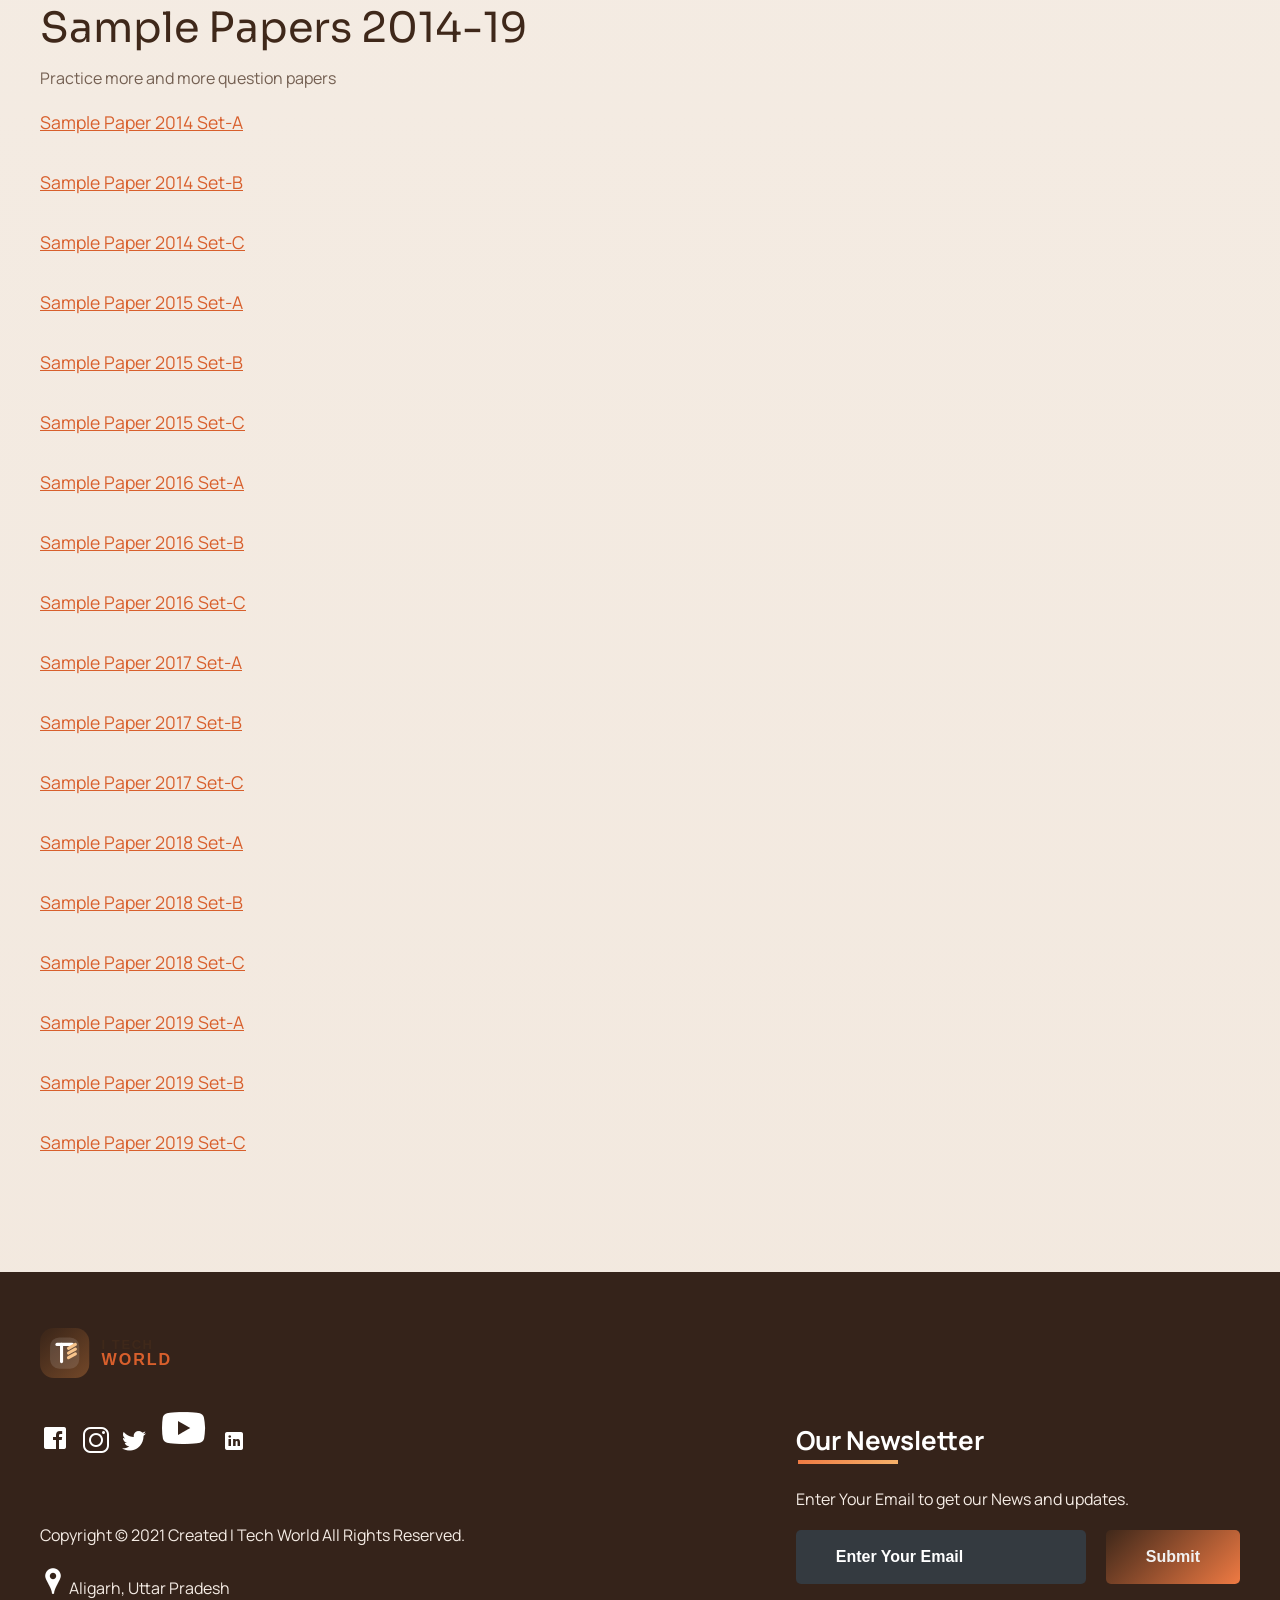
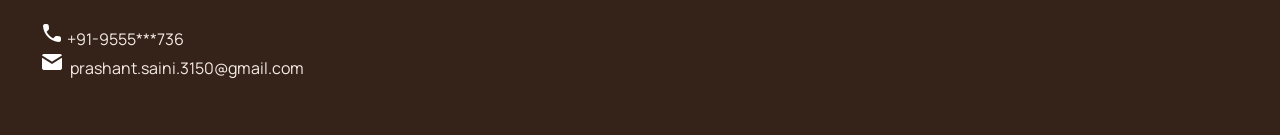
<file: subjects/jee.html>
<!DOCTYPE html>
<html>
<head>
	<link rel="shortcut icon" type="image/svg+xml" href="../assets/images/branding/itw-favicon.svg">
	<title>Prepare for JEE Mains & Advanced</title>
	<link rel="stylesheet" type="text/css" href="subjects.css">
	<script type="text/javascript" src="../script.js"></script>
</head>
<body>

	<!-- NAVIGATION -->
	<header>
		<div class="nav" id="nav">
			<div id="ITW-logo">
			<a href="../index.html"><img src="../assets/images/branding/itw-brand-lockup.svg" style="width: 120px;"></a></div>
			<div class="switch-tab" id="switch-tab" onclick="switchTAB()"><img src="../assets/images/icons/menu.png"></div>
			<ul id="list-switch">
				<li><a href="#"><img src="../assets/images/courses/common/d1.png" class="icon">JEE</a></li>
				<li><a href="gate.html"><img src="../assets/images/courses/common/paper.png" class="icon">GATE</a></li>
				<li><a href="computer_courses.html"><img src="../assets/images/courses/common/computer.png" class="icon">Computer Courses</a></li>
				<li><a href="computer_courses.html#data"><img src="../assets/images/courses/common/data.png" class="icon">Data Structures</a></li>
				<li><a href="computer_courses.html#algo"><img src="../assets/images/courses/common/algo.png" class="icon">Algorithm</a></li>
			</ul>
			<div class="search" id="search-switch">
				<input type="text" placeholder="Search" class="srch"><button id="srchbtn"><img src="../assets/images/icons/search.png"></button>
			</div>
		</div>
	</header>

	<div class="title">
		<span>Prepare for JEE Mains & Advanced<br>on I Tech World</span>
		<div class="shortdesc">
			<p>Learn your basic concepts to prepare for a career in<br>Engineering and Medical fields</p>
		</div>
	</div>

<!-- Quick Links -->
	<div class="course">
		<div class="cbox">
		<div class="det"><a href="https://en.wikipedia.org/wiki/Projectile" target="_blank">Projectile</a></div>
		<div class="det"><a href="https://en.wikipedia.org/wiki/Snell%27s_law" target="_blank">Snell's Law</a></div>
		<div class="det"><a href="https://en.wikipedia.org/wiki/Light" target="_blank">Light</a></div>
		<div class="det"><a href="https://en.wikipedia.org/wiki/Maxwell%27s_equations" target="_blank">Maxwell Equations</a></div>
		<div class="det"><a href="https://en.wikipedia.org/wiki/Laser" target="_blank">LASER</a></div>
		<div class="det"><a href="https://en.wikipedia.org/wiki/Gravity" target="_blank">Gravitation</a></div>
		<div class="det"><a href="https://en.wikipedia.org/wiki/Inertia" target="_blank">Inertia</a></div>
		<div class="det"><a href="https://en.wikipedia.org/wiki/Current" target="_blank">Current</a></div>
		</div>
		<div class="cbox">
		<div class="det"><a href="#organic">Organic Chemistry</a></div>
		<div class="det"><a href="https://en.wikipedia.org/wiki/Thermodynamics" target="_blank">Thermodynamics</a></div>
		<div class="det"><a href="https://en.wikipedia.org/wiki/Chemical_process" target="_blank">Chemical Process</a></div>
		<div class="det"><a href="#physical">Physical Chemistry</a></div>
		<div class="det"><a href="#inorganic">Inorganic Chemistry</a></div>
		<div class="det"><a href="https://en.wikipedia.org/wiki/Periodic_table" target="_blank">Periodic Table</a></div>
		<div class="det"><a href="https://en.wikipedia.org/wiki/Equilibrium" target="_blank">Equilibrium</a></div>
		</div>
		<div class="cbox">
		<div class="det"><a href="#math">Differential</a></div>
		<div class="det"><a href="#math">Calculus</a></div>
		<div class="det"><a href="#math">Algebra</a></div>
		<div class="det"><a href="#math">Trigonometry</a></div>
		<div class="det"><a href="#math">Integration</a></div>
		<div class="det"><a href="#math">Matrices</a></div>
		<div class="det"><a href="#math">Determinants</a></div>
		<div class="det"><a href="#math">Differentiation</a></div>
		</div>
	</div>

	<div class="inbt">
		Accelerate your career with JEE Main & Advanced programs
	</div>

<!-- COURSES AVAILABLE -->
	<div class="ccard">
	<center>
		<div class="ccardbox">
			<div class="dcard">
				<div class="fpart"><img src="../assets/images/courses/common/organic.jpg"></div>
				<a href="#organic"><div class="spart">2 Courses <img src="../assets/images/icons/dropdown.png"></div></a>
			</div>
			<div class="dcard">
				<div class="fpart"><img src="../assets/images/courses/common/inorganic.jpg"></div>
				<a href="#inorganic"><div class="spart">5 Courses <img src="../assets/images/icons/dropdown.png"></div></a>
			</div>
			<div class="dcard">
				<div class="fpart"><img src="../assets/images/courses/common/physical.jpg"></div>
				<a href="#physical"><div class="spart">3 Courses <img src="../assets/images/icons/dropdown.png"></div></a>
			</div>
		</div>
		<div class="ccardbox">
			<div class="dcard">
				<div class="fpart"><img src="../assets/images/courses/common/physics.jpg"></div>
				<a href="#physics"><div class="spart">6 Courses <img src="../assets/images/icons/dropdown.png"></div></a>
			</div>
			<div class="dcard">
				<div class="fpart"><img src="../assets/images/courses/common/math.jpg"></div>
				<a href="#math"><div class="spart">2 Courses <img src="../assets/images/icons/dropdown.png"></div></a>
			</div>
			<div class="dcard">
				<div class="fpart"><img src="../assets/images/courses/common/paper-download.png"></div>
				<a href="#sample_papers"><div class="spart">1 Courses <img src="../assets/images/icons/dropdown.png"></div></a>
			</div>
		</div>
	</center>
	</div>

<!-- VIDEOS SECTION -->
	<div class="title2" id="organic">
		<span>Organic Chemistry</span>
		<div class="shortdesc2">
			<p>Make strong concepts in Organic Chemistry with great tutors...</p>
		</div>
	</div>

	<center>
		<div class="ccardbox2">
			<div class="dcard2"><span class="tag" >1/8</span>
				<div class="fpart2"><img src="../assets/images/courses/common/organic.jpg">
					<iframe src="https://www.youtube.com/embed/bSMx0NS0XfY" frameborder="0" allow="accelerometer; autoplay; encrypted-media; gyroscope; picture-in-picture" allowfullscreen></iframe>
				</div>
			</div>
			<div class="dcard2"><span class="tag" >2/8</span>
				<div class="fpart2"><img src="../assets/images/courses/common/organic.jpg">
					<iframe src="https://www.youtube.com/embed/bSMx0NS0XfY" frameborder="0" allow="accelerometer; autoplay; encrypted-media; gyroscope; picture-in-picture" allowfullscreen></iframe>
				</div>
			</div>
			<div class="dcard2"><span class="tag" >3/8</span>
				<div class="fpart2"><img src="../assets/images/courses/common/organic.jpg">
					<iframe src="https://www.youtube.com/embed/bSMx0NS0XfY" frameborder="0" allow="accelerometer; autoplay; encrypted-media; gyroscope; picture-in-picture" allowfullscreen></iframe>
				</div>
			</div>
			<div class="dcard2"><span class="tag" >4/8</span>
				<div class="fpart2"><img src="../assets/images/courses/common/organic.jpg">
					<iframe src="https://www.youtube.com/embed/bSMx0NS0XfY" frameborder="0" allow="accelerometer; autoplay; encrypted-media; gyroscope; picture-in-picture" allowfullscreen></iframe>
				</div>
			</div>

			<div class="dcard2"><span class="tag" >5/8</span>
				<div class="fpart2"><img src="../assets/images/courses/common/organic.jpg">
					<iframe src="https://www.youtube.com/embed/bSMx0NS0XfY" frameborder="0" allow="accelerometer; autoplay; encrypted-media; gyroscope; picture-in-picture" allowfullscreen></iframe>
				</div>
			</div>
			<div class="dcard2"><span class="tag" >6/8</span>
				<div class="fpart2"><img src="../assets/images/courses/common/organic.jpg">
					<iframe src="https://www.youtube.com/embed/bSMx0NS0XfY" frameborder="0" allow="accelerometer; autoplay; encrypted-media; gyroscope; picture-in-picture" allowfullscreen></iframe>
				</div>
			</div>
			<div class="dcard2"><span class="tag" >7/8</span>
				<div class="fpart2"><img src="../assets/images/courses/common/organic.jpg">
					<iframe src="https://www.youtube.com/embed/bSMx0NS0XfY" frameborder="0" allow="accelerometer; autoplay; encrypted-media; gyroscope; picture-in-picture" allowfullscreen></iframe>
				</div>
			</div>
			<div class="dcard2"><span class="tag" >8/8</span>
				<div class="fpart2"><img src="../assets/images/courses/common/organic.jpg">
					<iframe src="https://www.youtube.com/embed/bSMx0NS0XfY" frameborder="0" allow="accelerometer; autoplay; encrypted-media; gyroscope; picture-in-picture" allowfullscreen></iframe>
				</div>
			</div>
		</div>
	</center>

<br><br>
	<div class="click-me">
		<a href="https://www.youtube.com/watch?v=bSMx0NS0XfY&list=PL8dPuuaLjXtONguuhLdVmq0HTKS0jksS4" target="_blank">Click Here to Watch full playlist</a>
	</div>

<!-- VIDEOS SECTION -->

	<div class="title2" id="inorganic">
		<span>Inorganic Chemistry</span>
		<div class="shortdesc2">
			<p>Make your strong concepts in Inorganic Chemistry...</p>
		</div>
	</div>
	<center>
		<div class="ccardbox2">
			<div class="dcard2"><span class="tag" >1/8</span>
				<div class="fpart2"><img src="../assets/images/courses/common/inorganic.jpg">
					<iframe src="https://www.youtube.com/embed/2B8CRyfGLo4" frameborder="0" allow="accelerometer; autoplay; encrypted-media; gyroscope; picture-in-picture" allowfullscreen></iframe>
				</div>
			</div>
			<div class="dcard2"><span class="tag" >2/8</span>
				<div class="fpart2"><img src="../assets/images/courses/common/inorganic.jpg">
					<iframe src="https://www.youtube.com/embed/2B8CRyfGLo4" frameborder="0" allow="accelerometer; autoplay; encrypted-media; gyroscope; picture-in-picture" allowfullscreen></iframe>
				</div>
			</div>
			<div class="dcard2"><span class="tag" >3/8</span>
				<div class="fpart2"><img src="../assets/images/courses/common/inorganic.jpg">
					<iframe src="https://www.youtube.com/embed/2B8CRyfGLo4" frameborder="0" allow="accelerometer; autoplay; encrypted-media; gyroscope; picture-in-picture" allowfullscreen></iframe>
				</div>
			</div>
			<div class="dcard2"><span class="tag" >4/8</span>
				<div class="fpart2"><img src="../assets/images/courses/common/inorganic.jpg">
					<iframe src="https://www.youtube.com/embed/2B8CRyfGLo4" frameborder="0" allow="accelerometer; autoplay; encrypted-media; gyroscope; picture-in-picture" allowfullscreen></iframe>
				</div>
			</div>

			<div class="dcard2"><span class="tag" >5/8</span>
				<div class="fpart2"><img src="../assets/images/courses/common/inorganic.jpg">
					<iframe src="https://www.youtube.com/embed/2B8CRyfGLo4" frameborder="0" allow="accelerometer; autoplay; encrypted-media; gyroscope; picture-in-picture" allowfullscreen></iframe>
				</div>
			</div>
			<div class="dcard2"><span class="tag" >6/8</span>
				<div class="fpart2"><img src="../assets/images/courses/common/inorganic.jpg">
					<iframe src="https://www.youtube.com/embed/2B8CRyfGLo4" frameborder="0" allow="accelerometer; autoplay; encrypted-media; gyroscope; picture-in-picture" allowfullscreen></iframe>
				</div>
			</div>
			<div class="dcard2"><span class="tag" >7/8</span>
				<div class="fpart2"><img src="../assets/images/courses/common/inorganic.jpg">
					<iframe src="https://www.youtube.com/embed/2B8CRyfGLo4" frameborder="0" allow="accelerometer; autoplay; encrypted-media; gyroscope; picture-in-picture" allowfullscreen></iframe>
				</div>
			</div>
			<div class="dcard2"><span class="tag" >8/8</span>
				<div class="fpart2"><img src="../assets/images/courses/common/inorganic.jpg">
					<iframe src="https://www.youtube.com/embed/Iuo9PpGE04Y" frameborder="0" allow="accelerometer; autoplay; encrypted-media; gyroscope; picture-in-picture" allowfullscreen></iframe>
				</div>
			</div>
		</div>
	</center>
<br><br>
	<div class="click-me">
		<a href="https://www.youtube.com/watch?v=2B8CRyfGLo4" target="_blank">Click Here to Watch full playlist</a>
	</div>

<!-- VIDEOS SECTION -->

	<div class="title2" id="physical">
		<span>Physical Chemistry</span>
		<div class="shortdesc2">
			<p>Make your strong concepts in Physical Chemistry...</p>
		</div>
	</div>
	<center>
		<div class="ccardbox2">
			<div class="dcard2"><span class="tag" >1/8</span>
				<div class="fpart2"><img src="../assets/images/courses/common/physical.jpg">
					<iframe src="https://www.youtube.com/embed/2y4cf47I21A" frameborder="0" allow="accelerometer; autoplay; encrypted-media; gyroscope; picture-in-picture" allowfullscreen></iframe>
				</div>
			</div>
			<div class="dcard2"><span class="tag" >2/8</span>
				<div class="fpart2"><img src="../assets/images/courses/common/physical.jpg">
					<iframe src="https://www.youtube.com/embed/2y4cf47I21A" frameborder="0" allow="accelerometer; autoplay; encrypted-media; gyroscope; picture-in-picture" allowfullscreen></iframe>
				</div>
			</div>
			<div class="dcard2"><span class="tag" >3/8</span>
				<div class="fpart2"><img src="../assets/images/courses/common/physical.jpg">
					<iframe src="https://www.youtube.com/embed/2y4cf47I21A" frameborder="0" allow="accelerometer; autoplay; encrypted-media; gyroscope; picture-in-picture" allowfullscreen></iframe>
				</div>
			</div>
			<div class="dcard2"><span class="tag" >4/8</span>
				<div class="fpart2"><img src="../assets/images/courses/common/physical.jpg">
					<iframe src="https://www.youtube.com/embed/2y4cf47I21A" frameborder="0" allow="accelerometer; autoplay; encrypted-media; gyroscope; picture-in-picture" allowfullscreen></iframe>
				</div>
			</div>

			<div class="dcard2"><span class="tag" >5/8</span>
				<div class="fpart2"><img src="../assets/images/courses/common/physical.jpg">
					<iframe src="https://www.youtube.com/embed/2y4cf47I21A" frameborder="0" allow="accelerometer; autoplay; encrypted-media; gyroscope; picture-in-picture" allowfullscreen></iframe>
				</div>
			</div>
			<div class="dcard2"><span class="tag" >6/8</span>
				<div class="fpart2"><img src="../assets/images/courses/common/physical.jpg">
					<iframe src="https://www.youtube.com/embed/2y4cf47I21A" frameborder="0" allow="accelerometer; autoplay; encrypted-media; gyroscope; picture-in-picture" allowfullscreen></iframe>
				</div>
			</div>
			<div class="dcard2"><span class="tag" >7/8</span>
				<div class="fpart2"><img src="../assets/images/courses/common/physical.jpg">
					<iframe src="https://www.youtube.com/embed/2y4cf47I21A" frameborder="0" allow="accelerometer; autoplay; encrypted-media; gyroscope; picture-in-picture" allowfullscreen></iframe>
				</div>
			</div>
			<div class="dcard2"><span class="tag" >8/8</span>
				<div class="fpart2"><img src="../assets/images/courses/common/physical.jpg">
					<iframe src="https://www.youtube.com/embed/2y4cf47I21A" frameborder="0" allow="accelerometer; autoplay; encrypted-media; gyroscope; picture-in-picture" allowfullscreen></iframe>
				</div>
			</div>
		</div>
	</center>
<br><br>
	<div class="click-me">
		<a href="https://youtu.be/2y4cf47I21A" target="_blank">Click Here to Watch full playlist</a>
	</div>


<!-- VIDEOS SECTION -->

	<div class="title2" id="physics">
		<span>Physics</span>
		<div class="shortdesc2">
			<p>Do you think Physics is hard? It's not join this lectures...</p>
		</div>
	</div>
	<center>
		<div class="ccardbox2">
			<div class="dcard2"><span class="tag" >1/8</span>
				<div class="fpart2"><img src="../assets/images/courses/common/physics.jpg">
					<iframe src="https://www.youtube.com/embed/FYE0YYuAyu0" frameborder="0" allow="accelerometer; autoplay; encrypted-media; gyroscope; picture-in-picture" allowfullscreen></iframe>
				</div>
			</div>
			<div class="dcard2"><span class="tag" >2/8</span>
				<div class="fpart2"><img src="../assets/images/courses/common/physics.jpg">
					<iframe src="https://www.youtube.com/embed/FYE0YYuAyu0" frameborder="0" allow="accelerometer; autoplay; encrypted-media; gyroscope; picture-in-picture" allowfullscreen></iframe>
				</div>
			</div>
			<div class="dcard2"><span class="tag" >3/8</span>
				<div class="fpart2"><img src="../assets/images/courses/common/physics.jpg">
					<iframe src="https://www.youtube.com/embed/FYE0YYuAyu0" frameborder="0" allow="accelerometer; autoplay; encrypted-media; gyroscope; picture-in-picture" allowfullscreen></iframe>
				</div>
			</div>
			<div class="dcard2"><span class="tag" >4/8</span>
				<div class="fpart2"><img src="../assets/images/courses/common/physics.jpg">
					<iframe src="https://www.youtube.com/embed/FYE0YYuAyu0" frameborder="0" allow="accelerometer; autoplay; encrypted-media; gyroscope; picture-in-picture" allowfullscreen></iframe>
				</div>
			</div>

			<div class="dcard2"><span class="tag" >5/8</span>
				<div class="fpart2"><img src="../assets/images/courses/common/physics.jpg">
					<iframe src="https://www.youtube.com/embed/FYE0YYuAyu0" frameborder="0" allow="accelerometer; autoplay; encrypted-media; gyroscope; picture-in-picture" allowfullscreen></iframe>
				</div>
			</div>
			<div class="dcard2"><span class="tag" >6/8</span>
				<div class="fpart2"><img src="../assets/images/courses/common/physics.jpg">
					<iframe src="https://www.youtube.com/embed/FYE0YYuAyu0" frameborder="0" allow="accelerometer; autoplay; encrypted-media; gyroscope; picture-in-picture" allowfullscreen></iframe>
				</div>
			</div>
			<div class="dcard2"><span class="tag" >7/8</span>
				<div class="fpart2"><img src="../assets/images/courses/common/physics.jpg">
					<iframe src="https://www.youtube.com/embed/FYE0YYuAyu0" frameborder="0" allow="accelerometer; autoplay; encrypted-media; gyroscope; picture-in-picture" allowfullscreen></iframe>
				</div>
			</div>
			<div class="dcard2"><span class="tag" >8/8</span>
				<div class="fpart2"><img src="../assets/images/courses/common/physics.jpg">
					<iframe src="https://www.youtube.com/embed/FYE0YYuAyu0" frameborder="0" allow="accelerometer; autoplay; encrypted-media; gyroscope; picture-in-picture" allowfullscreen></iframe>
				</div>
			</div>
		</div>
	</center>
<br><br>
	<div class="click-me">
		<a href="https://youtu.be/FYE0YYuAyu0" target="_blank">Click Here to Watch full playlist</a>
	</div>

<!-- VIDEOS SECTION -->

	<div class="title2" id="math">
		<span>Mathematics</span>
		<div class="shortdesc2">
			<p>Make Maths interesting with our great tutors...</p>
		</div>
	</div>
	<center>
		<div class="ccardbox2">
			<div class="dcard2"><span class="tag" >1/8</span>
				<div class="fpart2"><img src="../assets/images/courses/common/math.jpg">
					<iframe src="https://www.youtube.com/embed/xxGyTHWrHZg" frameborder="0" allow="accelerometer; autoplay; encrypted-media; gyroscope; picture-in-picture" allowfullscreen></iframe>
				</div>
			</div>
			<div class="dcard2"><span class="tag" >2/8</span>
				<div class="fpart2"><img src="../assets/images/courses/common/math.jpg">
					<iframe src="https://www.youtube.com/embed/xxGyTHWrHZg" frameborder="0" allow="accelerometer; autoplay; encrypted-media; gyroscope; picture-in-picture" allowfullscreen></iframe>
				</div>
			</div>
			<div class="dcard2"><span class="tag" >3/8</span>
				<div class="fpart2"><img src="../assets/images/courses/common/math.jpg">
					<iframe src="https://www.youtube.com/embed/xxGyTHWrHZg" frameborder="0" allow="accelerometer; autoplay; encrypted-media; gyroscope; picture-in-picture" allowfullscreen></iframe>
				</div>
			</div>
			<div class="dcard2"><span class="tag" >4/8</span>
				<div class="fpart2"><img src="../assets/images/courses/common/math.jpg">
					<iframe src="https://www.youtube.com/embed/xxGyTHWrHZg" frameborder="0" allow="accelerometer; autoplay; encrypted-media; gyroscope; picture-in-picture" allowfullscreen></iframe>
				</div>
			</div>

			<div class="dcard2"><span class="tag" >5/8</span>
				<div class="fpart2"><img src="../assets/images/courses/common/math.jpg">
					<iframe src="https://www.youtube.com/embed/xxGyTHWrHZg" frameborder="0" allow="accelerometer; autoplay; encrypted-media; gyroscope; picture-in-picture" allowfullscreen></iframe>
				</div>
			</div>
			<div class="dcard2"><span class="tag" >6/8</span>
				<div class="fpart2"><img src="../assets/images/courses/common/math.jpg">
					<iframe src="https://www.youtube.com/embed/xxGyTHWrHZg" frameborder="0" allow="accelerometer; autoplay; encrypted-media; gyroscope; picture-in-picture" allowfullscreen></iframe>
				</div>
			</div>
			<div class="dcard2"><span class="tag" >7/8</span>
				<div class="fpart2"><img src="../assets/images/courses/common/math.jpg">
					<iframe src="https://www.youtube.com/embed/xxGyTHWrHZg" frameborder="0" allow="accelerometer; autoplay; encrypted-media; gyroscope; picture-in-picture" allowfullscreen></iframe>
				</div>
			</div>
			<div class="dcard2"><span class="tag" >8/8</span>
				<div class="fpart2"><img src="../assets/images/courses/common/math.jpg">
					<iframe src="https://www.youtube.com/embed/xxGyTHWrHZg" frameborder="0" allow="accelerometer; autoplay; encrypted-media; gyroscope; picture-in-picture" allowfullscreen></iframe>
				</div>
			</div>
		</div>
	</center>

<br><br>
	<div class="click-me">
		<a href="https://youtu.be/xxGyTHWrHZg" target="_blank">Click Here to Watch full playlist</a>
	</div>


<!-- SAMPLE PAPERS -->
	<div class="title2" id="sample_papers">
		<span>Sample Papers 2014-19</span>
		<div class="shortdesc2">
			<p>Practice more and more question papers</p>
		</div>
	</div>

	<div class="sample">
		<ul>
			<li><a href="../samplePapers/p1.pdf" target="_blank">Sample Paper 2014 Set-A</a></li>
			<li><a href="../samplePapers/p1.pdf" target="_blank">Sample Paper 2014 Set-B</a></li>
			<li><a href="../samplePapers/p1.pdf" target="_blank">Sample Paper 2014 Set-C</a></li>
		</ul>
		<ul>
			<li><a href="../samplePapers/p1.pdf" target="_blank">Sample Paper 2015 Set-A</a></li>
			<li><a href="../samplePapers/p1.pdf" target="_blank">Sample Paper 2015 Set-B</a></li>
			<li><a href="../samplePapers/p1.pdf" target="_blank">Sample Paper 2015 Set-C</a></li>
		</ul>
		<ul>
			<li><a href="../samplePapers/p1.pdf" target="_blank">Sample Paper 2016 Set-A</a></li>
			<li><a href="../samplePapers/p1.pdf" target="_blank">Sample Paper 2016 Set-B</a></li>
			<li><a href="../samplePapers/p1.pdf" target="_blank">Sample Paper 2016 Set-C</a></li>
		</ul>
	</div>
	<div class="sample lastSample">
		<ul>
			<li><a href="../samplePapers/p1.pdf" target="_blank">Sample Paper 2017 Set-A</a></li>
			<li><a href="../samplePapers/p1.pdf" target="_blank">Sample Paper 2017 Set-B</a></li>
			<li><a href="../samplePapers/p1.pdf" target="_blank">Sample Paper 2017 Set-C</a></li>
		</ul>
		<ul>
			<li><a href="../samplePapers/p1.pdf" target="_blank">Sample Paper 2018 Set-A</a></li>
			<li><a href="../samplePapers/p1.pdf" target="_blank">Sample Paper 2018 Set-B</a></li>
			<li><a href="../samplePapers/p1.pdf" target="_blank">Sample Paper 2018 Set-C</a></li>
		</ul>
		<ul>
			<li><a href="../samplePapers/p1.pdf" target="_blank">Sample Paper 2019 Set-A</a></li>
			<li><a href="../samplePapers/p1.pdf" target="_blank">Sample Paper 2019 Set-B</a></li>
			<li><a href="../samplePapers/p1.pdf" target="_blank">Sample Paper 2019 Set-C</a></li>
		</ul>
	</div>

<!-- FOOTER -->
<footer>
	<div class="footer-container">
		<div class="left-col">
			<img src="../assets/images/branding/itw-brand-lockup.svg" style="width: 200px;">
			<div class="logo"></div>
			<div class="social-media">
				<a href="#"><img src="../assets/images/icons/fb.png"></a>
				<a href="#"><img src="../assets/images/icons/insta.png"></a>
				<a href="#"><img src="../assets/images/icons/tt.png"></a>
				<a href="#"><img src="../assets/images/icons/ytube.png"></a>
				<a href="#"><img src="../assets/images/icons/linkedin.png"></a>
			</div><br><br>
			<p class="rights-text">Copyright © 2021 Created I Tech World All Rights Reserved.</p>
				<br><p><img src="../assets/images/icons/location.png"> Aligarh, Uttar Pradesh</p><br>
				<p><img src="../assets/images/icons/phone.png"> +91-9555***736<br><img src="../assets/images/icons/mail.png">&nbsp; prashant.saini.3150@gmail.com</p>
		</div>
		<div class="right-col">
			<h1 style="color: #fff">Our Newsletter</h1>
			<div class="border"></div><br>
			<p>Enter Your Email to get our News and updates.</p>
			<form class="newsletter-form">
				<input class="txtb" type="email" placeholder="Enter Your Email">
				<input class="btn" type="submit" value="Submit">
			</form>
		</div>
	</div>
</footer>

</body>
</html>
</file>
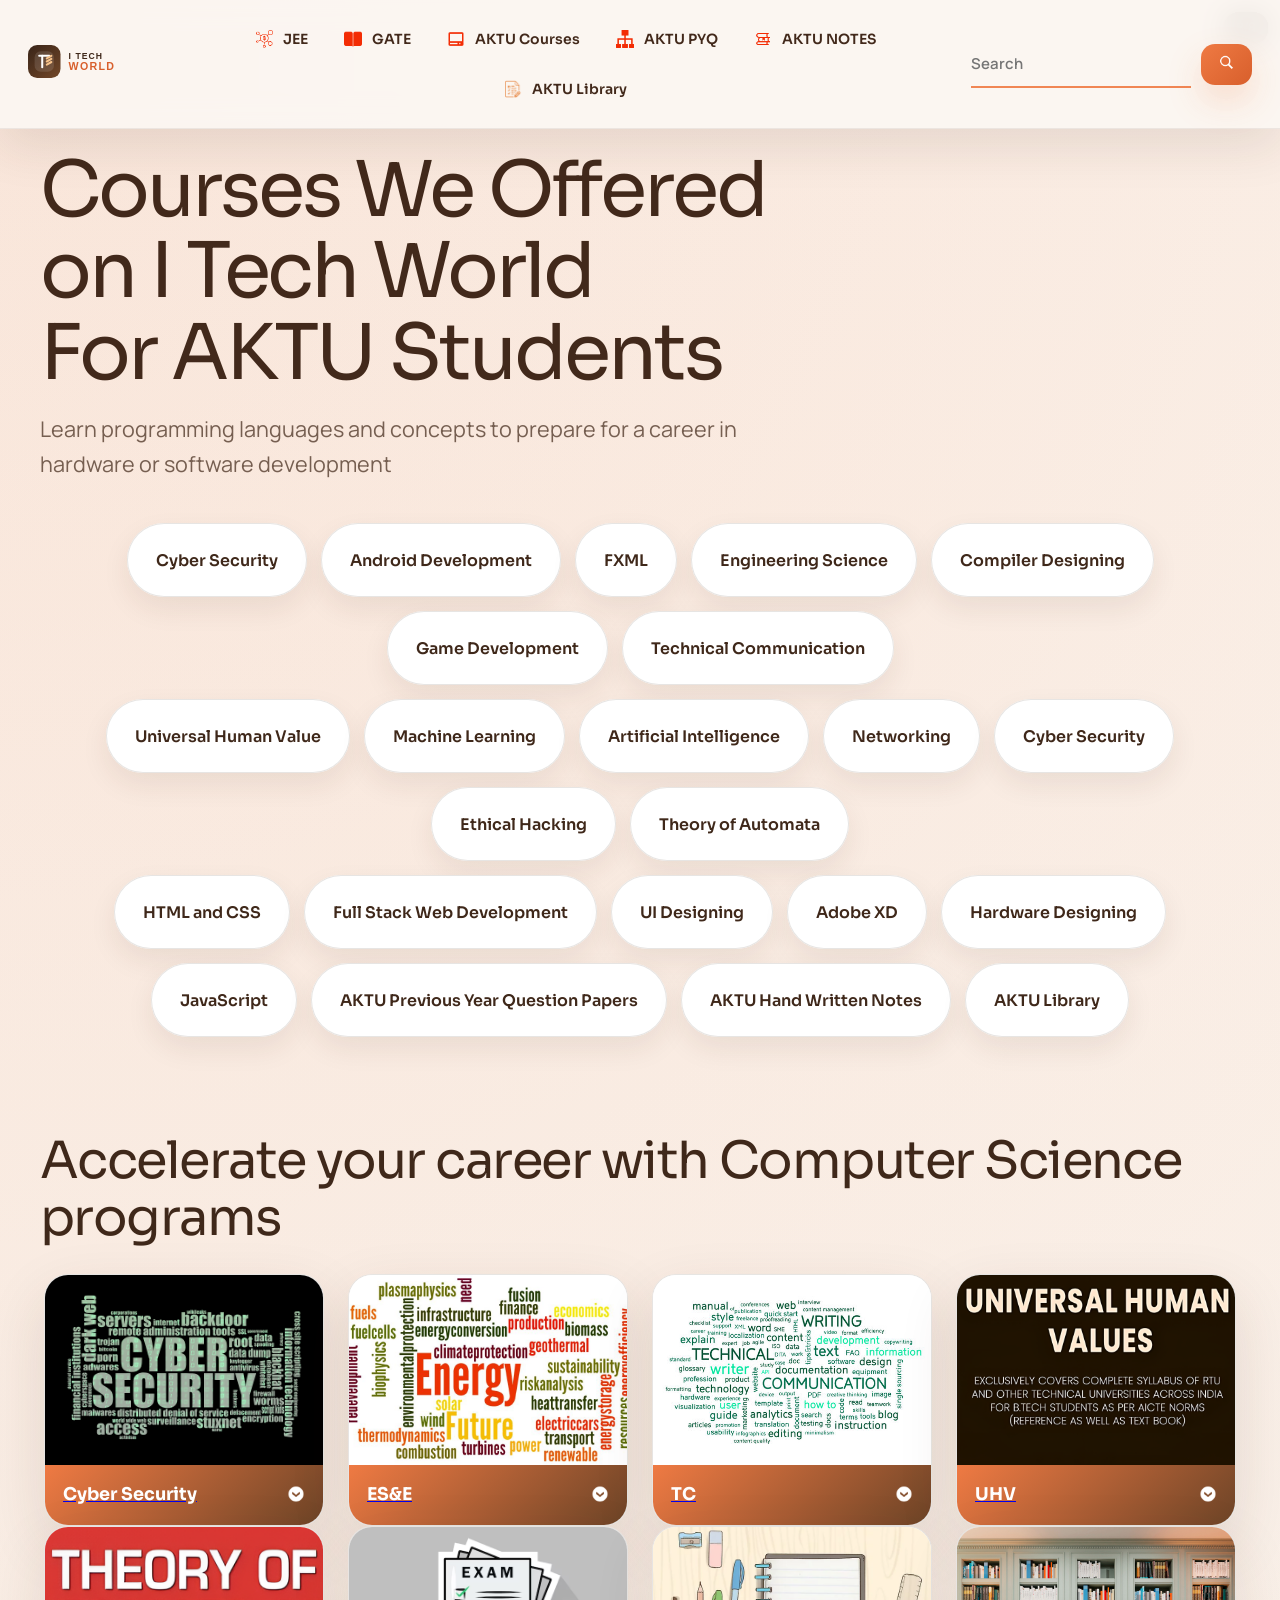
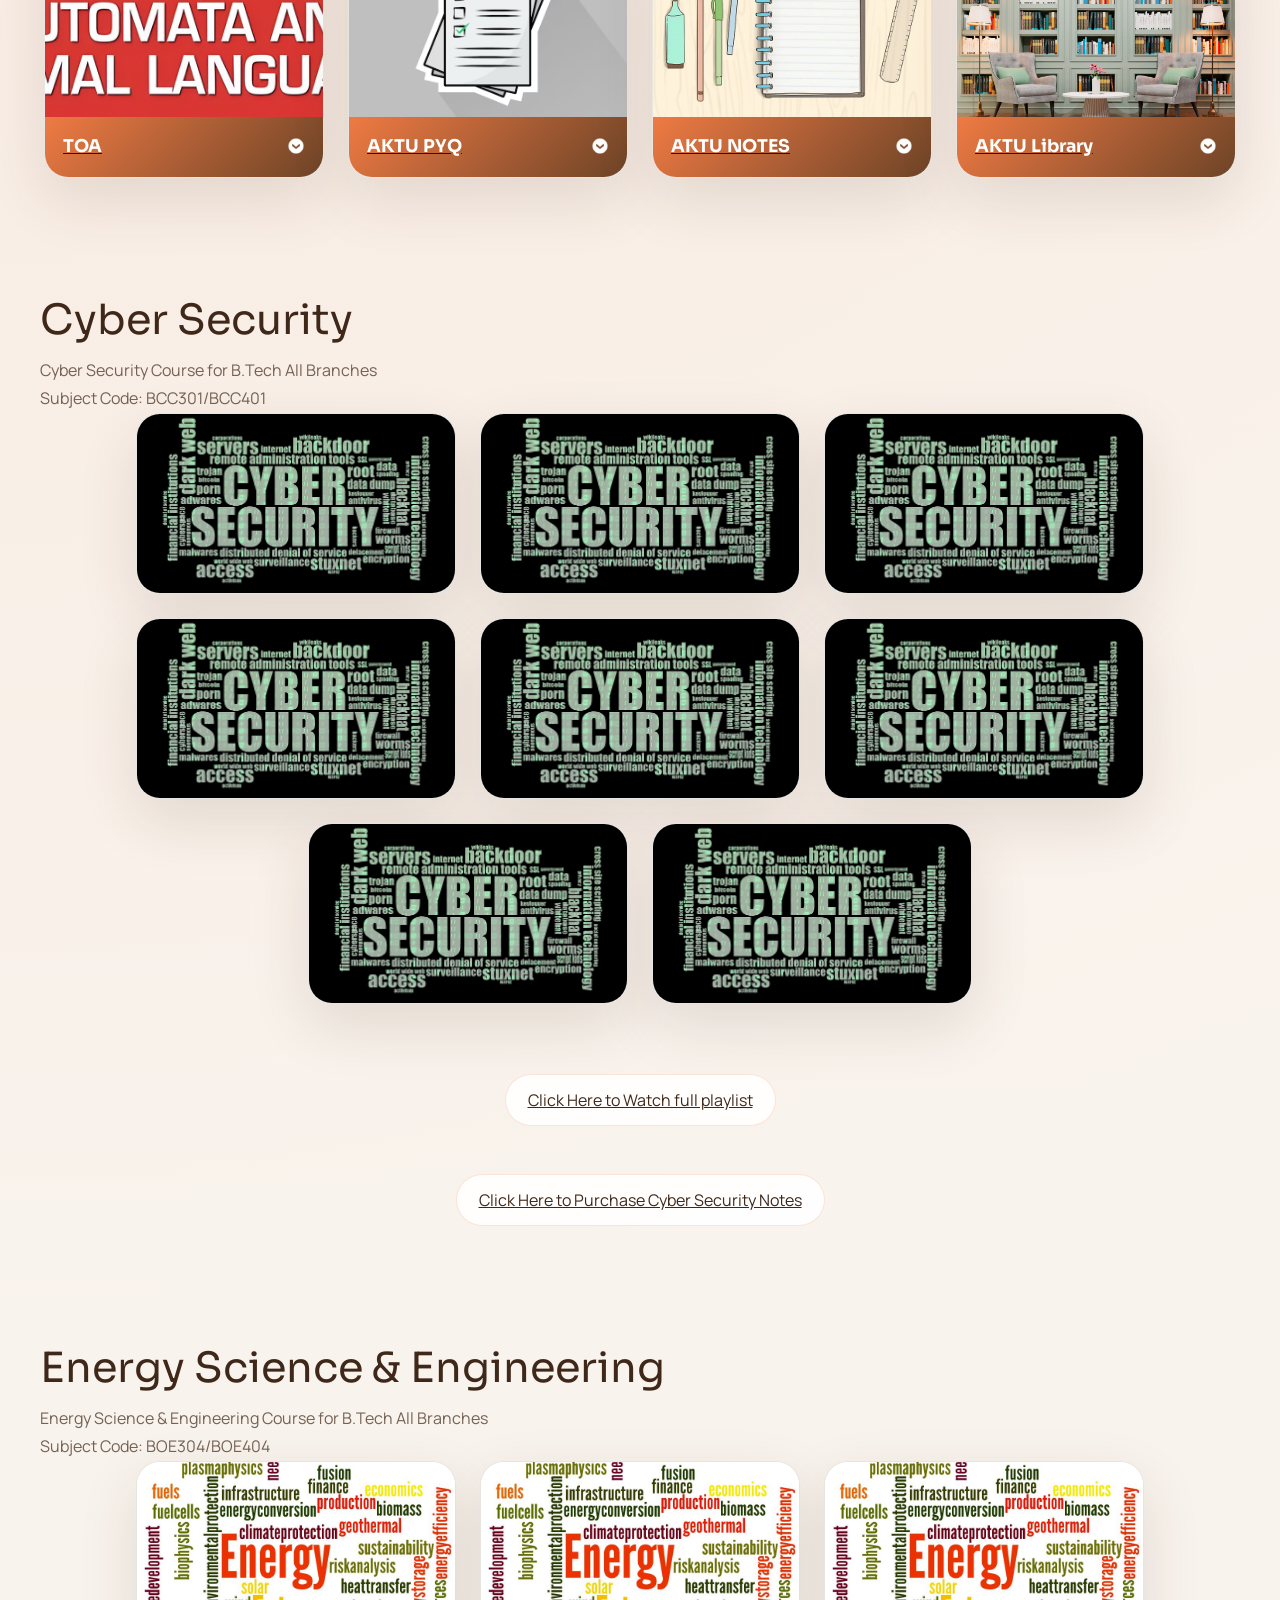
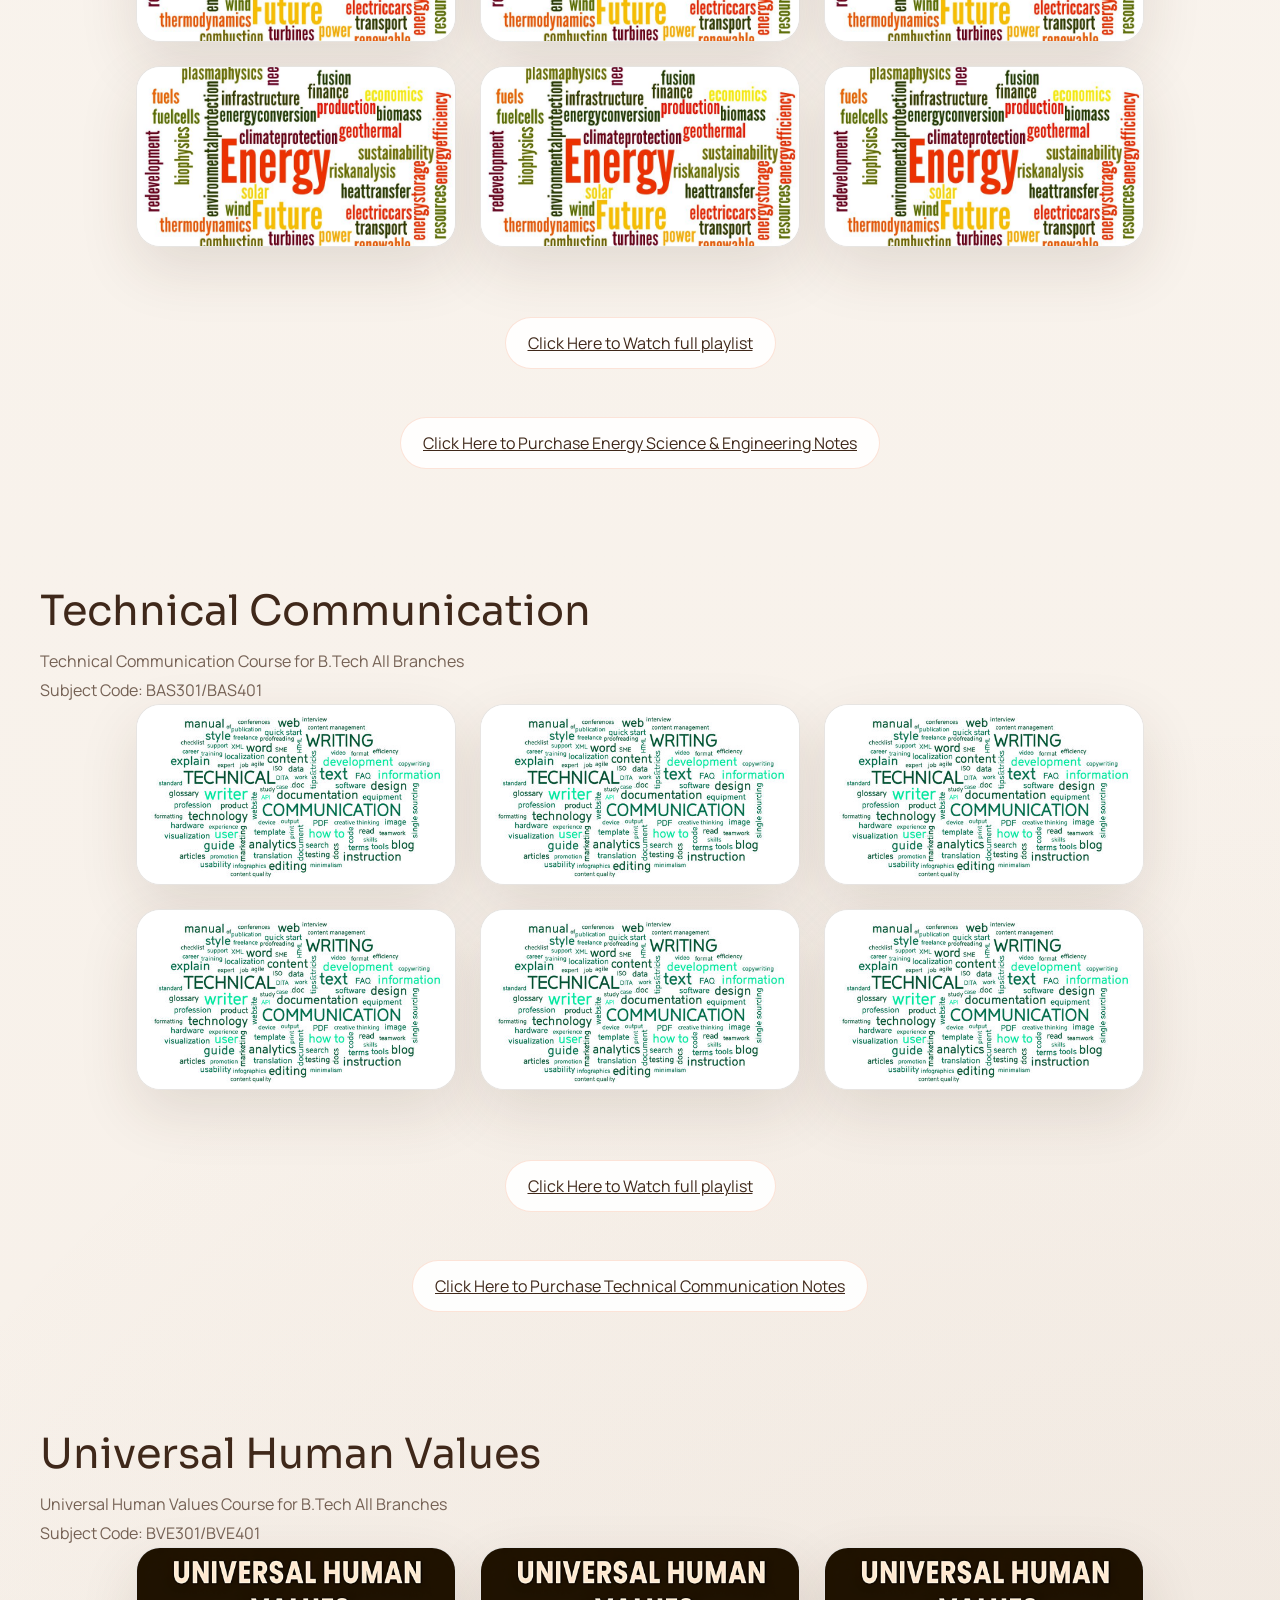
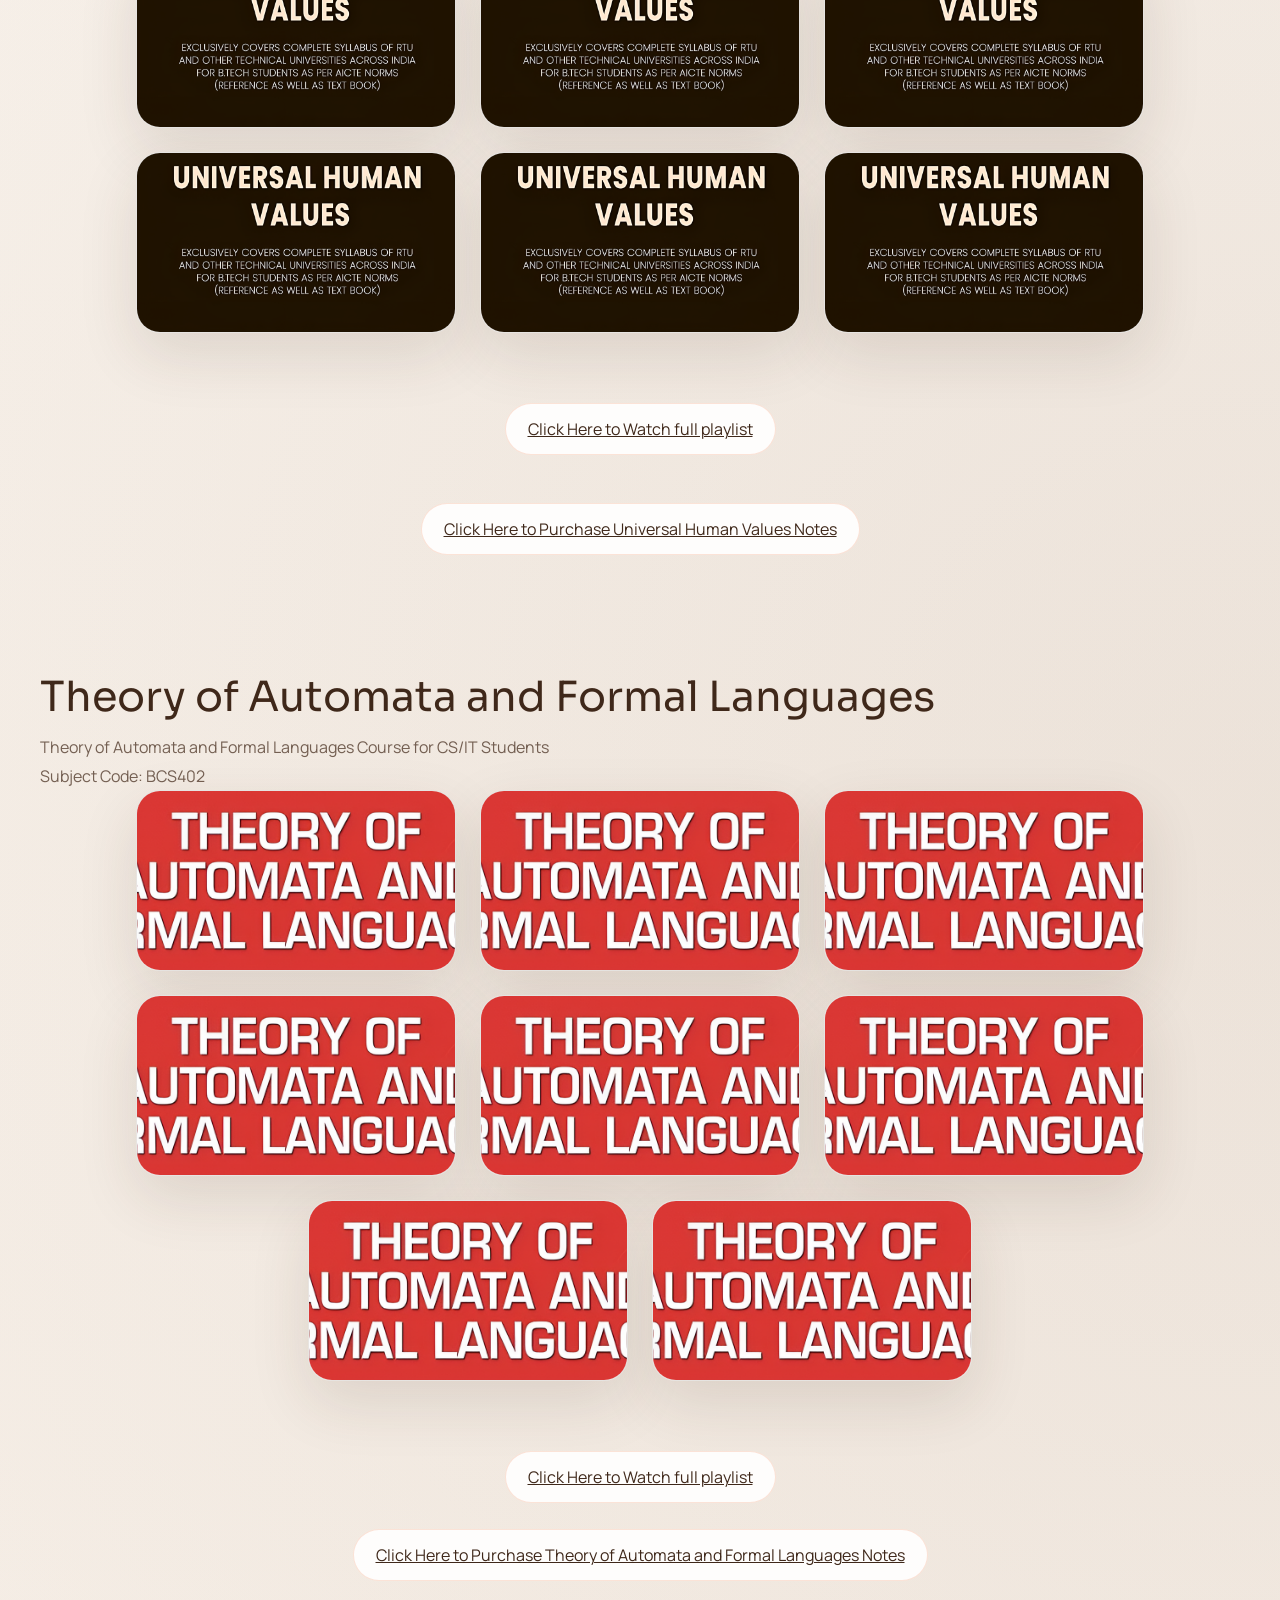
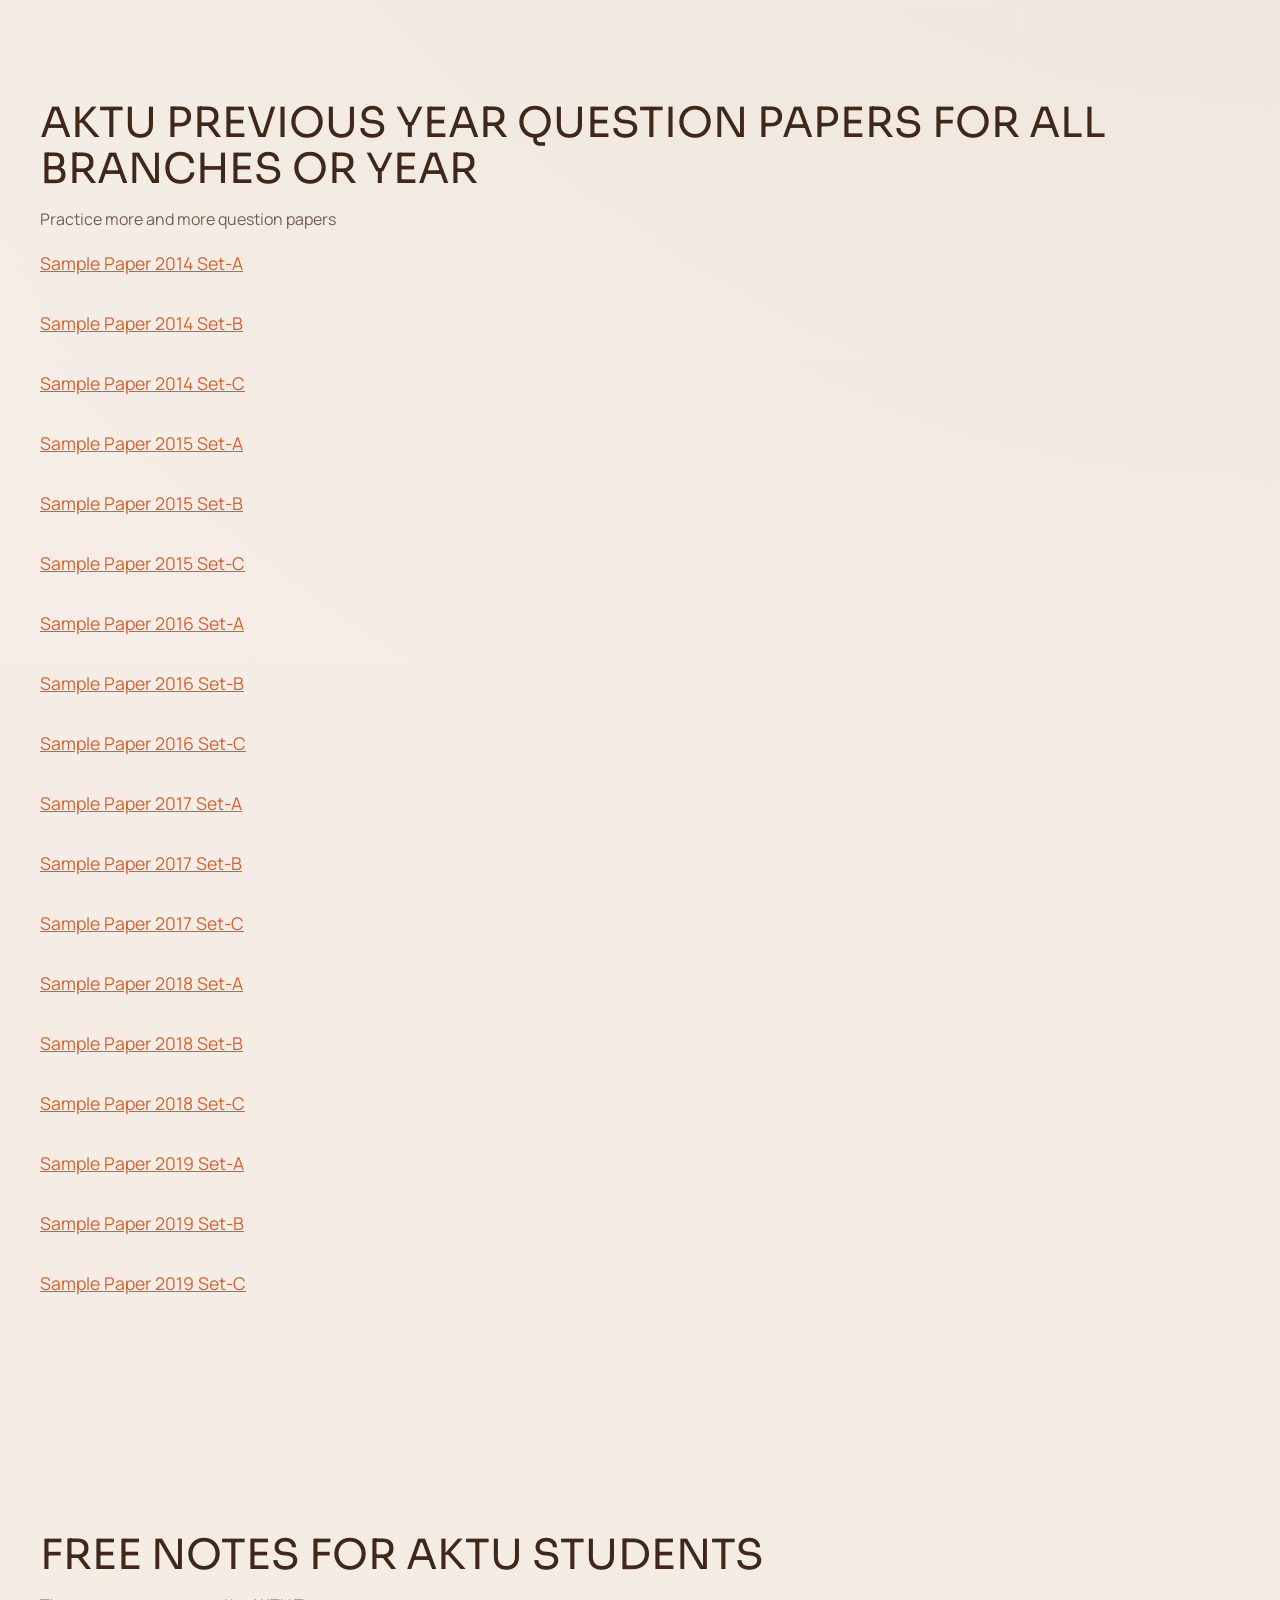
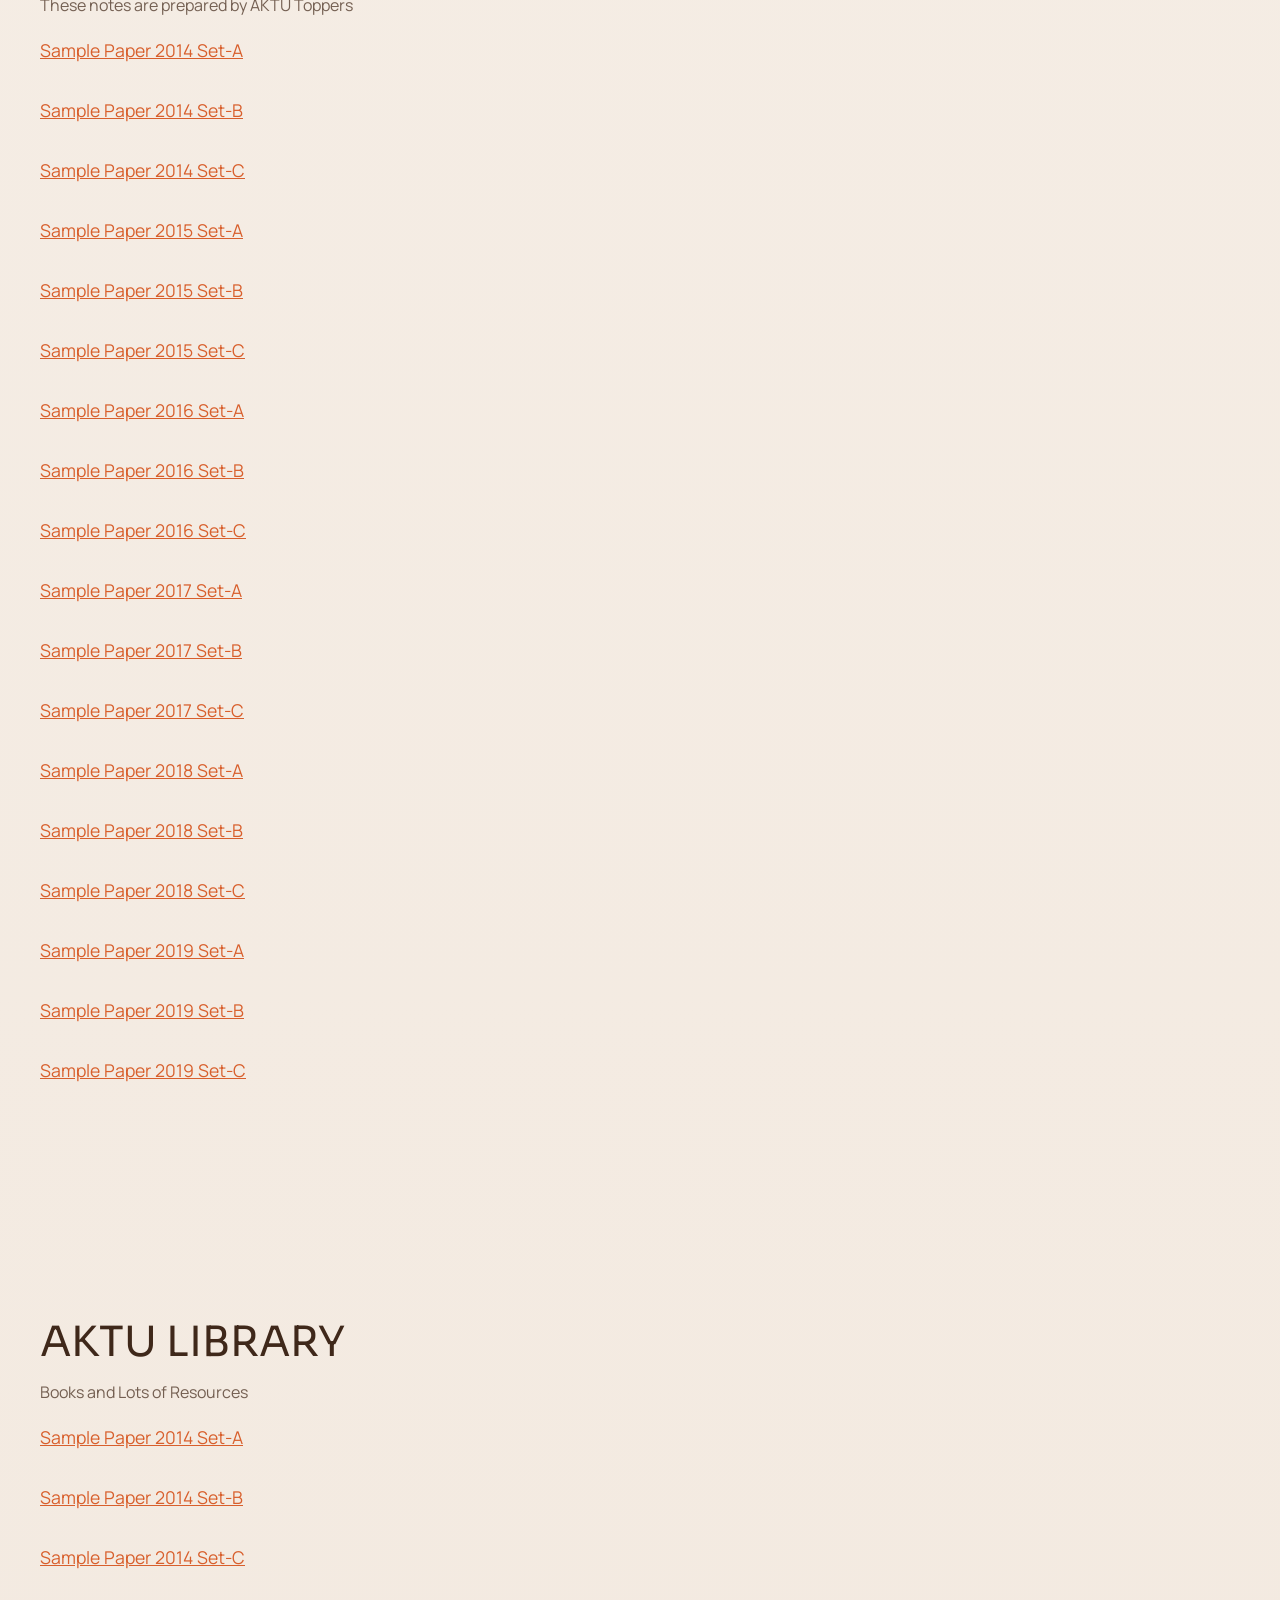
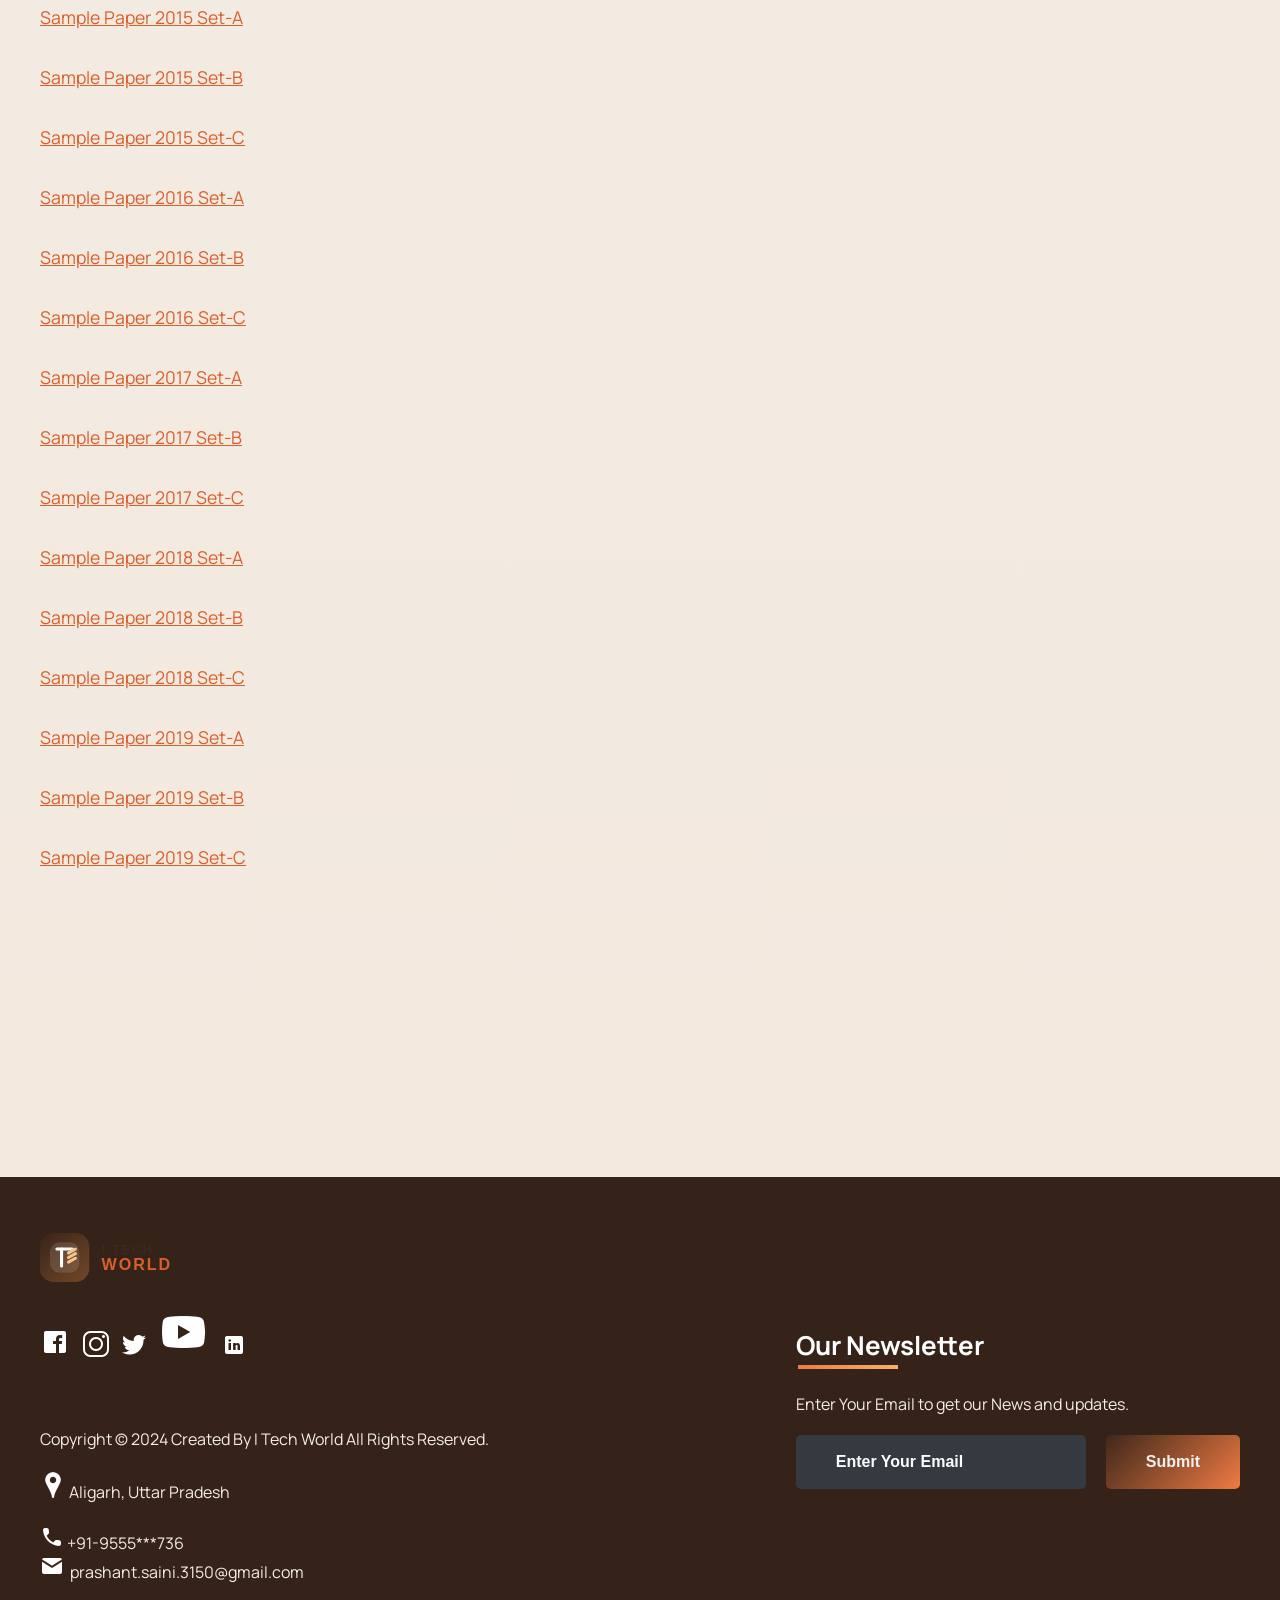
<file: subjects/ourcourses.html>
<!DOCTYPE html>
<html>
<head>
	<link rel="shortcut icon" type="image/svg+xml" href="../assets/images/branding/itw-favicon.svg">
	<title>Courses We Offered on I Tech World</title>
	<link rel="stylesheet" type="text/css" href="subjects.css">
	<script type="text/javascript" src="../script.js"></script>
</head>
<body>

<!-- NAVIGATION -->
	<header>
		<div class="nav" id="nav">
			<div id="ITW-logo">
			<a href="../index.html"><img src="../assets/images/branding/itw-brand-lockup.svg" style="width: 120px;"></a></div>
			<div class="switch-tab" id="switch-tab" onclick="switchTAB()"><img src="../assets/images/icons/menu.png"></div>
			<ul id="list-switch">
				<li><a href="jee.html"><img src="../assets/images/courses/common/d1.png" class="icon">JEE</a></li>
				<li><a href="gate.html"><img src="../assets/images/courses/common/paper.png" class="icon">GATE</a></li>
				<li><a href="#"><img src="../assets/images/courses/common/computer.png" class="icon">AKTU Courses</a></li>
				<li><a href="#aktu_papers"><img src="../assets/images/courses/common/data.png" class="icon">AKTU PYQ</a></li>
				<li><a href="#aktu_notes"><img src="../assets/images/courses/common/book.png" class="icon">AKTU NOTES</a></li>
				<li><a href="#aktu_library"><img src="../assets/images/courses/common/pyq.png" class="icon">AKTU Library</a></li>
			</ul>
			<div class="search" id="search-switch">
				<input type="search" placeholder="Search" class="srch"><button id="srchbtn"><img src="../assets/images/icons/search.png"></button>
			</div>
		</div>
	</header>


<!-- MAIN Heading of Page -->
	<div class="title">
		<span>Courses We Offered<br>on I Tech World<br> For AKTU Students</span>
		<div class="shortdesc">
			<p>Learn programming languages and concepts to prepare for a career in<br>hardware or software development</p>
		</div>
	</div>

<!-- Some KeyWords related to Topic -->
	<div class="course">
		<div class="cbox">
		<div class="det"><a href="#cyber">Cyber Security</a></div>
		<div class="det"><a href="https://developer.android.com/">Android Development</a></div>
		<div class="det"><a href="https://docs.oracle.com/javafx/2/get_started/fxml_tutorial.htm">FXML</a></div>
		<div class="det"><a href="#engg">Engineering Science</a></div>
		<div class="det"><a href="https://www.geeksforgeeks.org/introduction-of-compiler-design/">Compiler Designing</a></div>
		<div class="det"><a href="https://www.coursera.org/specializations/game-design-and-development">Game Development</a></div>
		<div class="det"><a href="#tc">Technical Communication</a></div>
		</div>
		<div class="cbox">
		<div class="det"><a href="#uhv">Universal Human Value</a></div>
		<div class="det"><a href="https://www.coursera.org/learn/machine-learning">Machine Learning</a></div>
		<div class="det"><a href="https://en.wikipedia.org/wiki/Artificial_intelligence">Artificial Intelligence</a></div>
		<div class="det"><a href="https://en.wikipedia.org/wiki/Network">Networking</a></div>
		<div class="det"><a href="https://www.kaspersky.co.in/resource-center/definitions/what-is-cyber-security">Cyber Security</a></div>
		<div class="det"><a href="https://www.eccouncil.org/ethical-hacking/">Ethical Hacking</a></div>
		<div class="det"><a href="#toa">Theory of Automata</a></div>
		</div>
		<div class="cbox">
		<div class="det"><a href="https://www.codecademy.com/catalog/language/html-css">HTML and CSS</a></div>
		<div class="det"><a href="https://www.udacity.com/course/full-stack-web-developer-nanodegree--nd0044">Full Stack Web Development</a></div>
		<div class="det"><a href="https://uxplanet.org/what-is-ui-vs-ux-design-and-the-difference-d9113f6612de?gi=6d9d13f4cc95">UI Designing</a></div>
		<div class="det"><a href="https://www.adobe.com/in/products/xd.html">Adobe XD</a></div>
		<div class="det"><a href="https://www.sciencedirect.com/topics/computer-science/hardware-design">Hardware Designing</a></div>
		<div class="det"><a href="https://www.codecademy.com/learn/introduction-to-javascript">JavaScript</a></div>
		<div class="det"><a href="#aktu_papers">AKTU Previous Year Question Papers</a></div>
		<div class="det"><a href="#aktu_notes">AKTU Hand Written Notes</a></div>
		<div class="det"><a href="#aktu_library">AKTU Library</a></div>
		</div>
	</div>


<!-- Courses Available -->
	<div class="inbt">
		Accelerate your career with Computer Science programs
	</div>

	<div class="ccard">
	<center>
		<div class="ccardbox">
			<div class="dcard">
				<div class="fpart"><img src="../assets/images/courses/aktu/cs1.png"></div>
				<a href="#cyber"><div class="spart">Cyber Security <img src="../assets/images/icons/dropdown.png"></div></a>
			</div>
			<div class="dcard">
				<div class="fpart"><img src="../assets/images/courses/aktu/engineering-1.jpg"></div>
				<a href="#engg"><div class="spart">ES&E <img src="../assets/images/icons/dropdown.png"></div></a>
			</div>
			<div class="dcard">
				<div class="fpart"><img src="../assets/images/courses/aktu/tc.jpg"></div>
				<a href="#tc"><div class="spart">TC<img src="../assets/images/icons/dropdown.png"></div></a>
			</div>
			<div class="dcard">
				<div class="fpart"><img src="../assets/images/courses/aktu/uhv-1.png"></div>
				<a href="#uhv"><div class="spart">UHV <img src="../assets/images/icons/dropdown.png"></div></a>
			</div>
		</div>
		<div class="ccardbox">
			<div class="dcard">
				<div class="fpart"><img src="../assets/images/courses/aktu/toa-1.png"></div>
				<a href="#toa"><div class="spart">TOA <img src="../assets/images/icons/dropdown.png"></div></a>
			</div>
			<div class="dcard">
				<div class="fpart"><img src="../assets/images/courses/aktu/pyq.avif"></div>
				<a href="#aktu_papers"><div class="spart">AKTU PYQ <img src="../assets/images/icons/dropdown.png"></div></a>
			</div>
			<div class="dcard">
				<div class="fpart"><img src="../assets/images/courses/aktu/notes-3.jpeg"></div>
				<a href="#aktu_notes"><div class="spart">AKTU NOTES <img src="../assets/images/icons/dropdown.png"></div></a>
			</div>
			<div class="dcard">
				<div class="fpart"><img src="../assets/images/courses/common/library.jpg"></div>
				<a href="#aktu_library"><div class="spart">AKTU Library <img src="../assets/images/icons/dropdown.png"></div></a>
			</div>
		</div>
	</center>
	</div>


<!-- Videos on CYBER SECURITY Lectures -->
	<div class="title2" id="cyber">
		<span>Cyber Security</span>
		<div class="shortdesc2">
			<p>Cyber Security Course for B.Tech All Branches<br>Subject Code: BCC301/BCC401</p>
		</div>
	</div>

	<center>
		<div class="ccardbox2">
			<div class="dcard2"><span class="tag" >1/8</span>
				<div class="fpart2">
					<img src="../assets/images/courses/aktu/cs1.png">
					<iframe src="https://www.youtube.com/embed/yrNHWX5Or7M?si=2v3C6svJYZwMnZHm" frameborder="0" allow="accelerometer; autoplay; encrypted-media; gyroscope; picture-in-picture" allowfullscreen></iframe>
				</div>
			</div>
			<div class="dcard2"><span class="tag" >2/8</span>
				<div class="fpart2">
					<img src="../assets/images/courses/aktu/cs1.png">
					<iframe src="https://www.youtube.com/embed/VGBGlvuQ9xI?si=0FHa3MKx5KUOMZDA" frameborder="0" allow="accelerometer; autoplay; encrypted-media; gyroscope; picture-in-picture" allowfullscreen></iframe>
				</div>
			</div>
			<div class="dcard2"><span class="tag" >3/8</span>
				<div class="fpart2">
					<img src="../assets/images/courses/aktu/cs1.png">
					<iframe src="https://www.youtube.com/embed/9lvREyEK9co?si=dUDln9DS7dJJmvGV" frameborder="0" allow="accelerometer; autoplay; encrypted-media; gyroscope; picture-in-picture" allowfullscreen></iframe>
				</div>
			</div>
			<div class="dcard2"><span class="tag" >4/8</span>
				<div class="fpart2">
					<img src="../assets/images/courses/aktu/cs1.png">
					<iframe src="https://www.youtube.com/embed/8mH_oAEed6E?si=Jqy8yNkdlCq-obTM" frameborder="0" allow="accelerometer; autoplay; encrypted-media; gyroscope; picture-in-picture" allowfullscreen></iframe>
				</div>
			</div>
			<div class="dcard2"><span class="tag" >5/8</span>
				<div class="fpart2">
					<img src="../assets/images/courses/aktu/cs1.png">
					<iframe src="https://www.youtube.com/embed/Hd1Dcp30FwQ?si=guQ63FF-oMmgVxMK" frameborder="0" allow="accelerometer; autoplay; encrypted-media; gyroscope; picture-in-picture" allowfullscreen></iframe>
				</div>
			</div>
			<div class="dcard2"><span class="tag" >6/8</span>
				<div class="fpart2">
					<img src="../assets/images/courses/aktu/cs1.png">
					<iframe src="https://www.youtube.com/embed/ixqpQDgCCq4?si=6FZiqBUjlf0wZ6u7" frameborder="0" allow="accelerometer; autoplay; encrypted-media; gyroscope; picture-in-picture" allowfullscreen></iframe>
				</div>
			</div>
			<div class="dcard2"><span class="tag" >7/8</span>
				<div class="fpart2">
					<img src="../assets/images/courses/aktu/cs1.png">
					<iframe src="https://www.youtube.com/embed/4gB2y4skveg?si=Xe9-lWAAH7adHS1M" frameborder="0" allow="accelerometer; autoplay; encrypted-media; gyroscope; picture-in-picture" allowfullscreen></iframe>
				</div>
			</div>
			<div class="dcard2"><span class="tag" >8/8</span>
				<div class="fpart2">
					<img src="../assets/images/courses/aktu/cs1.png">
					<iframe src="https://www.youtube.com/embed/kvtPV-T61KA?si=oo-ERU_ZtrJkQuQt" frameborder="0" allow="accelerometer; autoplay; encrypted-media; gyroscope; picture-in-picture" allowfullscreen></iframe>
				</div>
			</div>
		</div>
	</center>
	<br><br>
	<div class="click-me">
		<a href="https://www.youtube.com/playlist?list=PLBvTTYUOHEmesN4KgO3wd1h0ERWq2t6Al" target="_blank">Click Here to Watch full playlist</a>
	</div>
	<br>
	<div class="purchase">
		<a href="https://rzp.io/l/oA3kysbf" target="_blank">Click Here to Purchase Cyber Security Notes</a>
	</div>

<!-- Videos on Energy Science & Engineering Lectures -->

	<div class="title2" id="engg">
		<span>Energy Science & Engineering</span>
		<div class="shortdesc2">
			<p>Energy Science & Engineering Course for B.Tech All Branches<br>Subject Code: BOE304/BOE404</p>
		</div>
	</div>
	<center>
		<div class="ccardbox2">
			<div class="dcard2"><span class="tag" >1/8</span>
				<div class="fpart2"><img src="../assets/images/courses/aktu/engineering-1.jpg">
					<iframe src="https://www.youtube.com/embed/lVicDYFnw0c?si=Pdxo8dwlZKij3Uui" frameborder="0" allow="accelerometer; autoplay; encrypted-media; gyroscope; picture-in-picture" allowfullscreen></iframe>
				</div>
			</div>
			<div class="dcard2"><span class="tag" >2/8</span>
				<div class="fpart2"><img src="../assets/images/courses/aktu/engineering-1.jpg">
					<iframe src="https://www.youtube.com/embed/dE076n5gBZw?si=jCtu0Z5GKtZtVcd3" frameborder="0" allow="accelerometer; autoplay; encrypted-media; gyroscope; picture-in-picture" allowfullscreen></iframe>
				</div>
			</div>
			<div class="dcard2"><span class="tag" >3/8</span>
				<div class="fpart2"><img src="../assets/images/courses/aktu/engineering-1.jpg">
					<iframe src="https://www.youtube.com/embed/ouM318sZmuw?si=gwb7hqOcq-gw-nKO" frameborder="0" allow="accelerometer; autoplay; encrypted-media; gyroscope; picture-in-picture" allowfullscreen></iframe>
				</div>
			</div>
		<div class="ccardbox2">
			<div class="dcard2"><span class="tag" >4/8</span>
				<div class="fpart2"><img src="../assets/images/courses/aktu/engineering-1.jpg">
					<iframe src="https://www.youtube.com/embed/FpO3iiGo3dw?si=pm7MLKl8Sw6vH6GI" frameborder="0" allow="accelerometer; autoplay; encrypted-media; gyroscope; picture-in-picture" allowfullscreen></iframe>
				</div>
			</div>
			<div class="dcard2"><span class="tag" >5/8</span>
				<div class="fpart2"><img src="../assets/images/courses/aktu/engineering-1.jpg">
					<iframe src="https://www.youtube.com/embed/CH980BebA-4?si=uweQ70wgzP_8-srH" frameborder="0" allow="accelerometer; autoplay; encrypted-media; gyroscope; picture-in-picture" allowfullscreen></iframe>
				</div>
			</div>
			<div class="dcard2"><span class="tag" >6/8</span>
				<div class="fpart2"><img src="../assets/images/courses/aktu/engineering-1.jpg">
					<iframe src="https://www.youtube.com/embed/p4s8-coinlc?si=fycFrIHLXEBUlfiY" frameborder="0" allow="accelerometer; autoplay; encrypted-media; gyroscope; picture-in-picture" allowfullscreen></iframe>
				</div>
			</div>
		</div>
			<!--<div class="dcard2"><span class="tag" >7/8</span>
				<div class="fpart2"><img src="../assets/images/courses/aktu/engineering-1.jpg">
					<iframe src="https://www.youtube.com/embed/Iuo9PpGE04Y" frameborder="0" allow="accelerometer; autoplay; encrypted-media; gyroscope; picture-in-picture" allowfullscreen></iframe>
				</div>
			</div>
			<div class="dcard2"><span class="tag" >8/8</span>
				<div class="fpart2"><img src="../assets/images/courses/aktu/engineering-1.jpg">
					<iframe src="https://www.youtube.com/embed/Iuo9PpGE04Y" frameborder="0" allow="accelerometer; autoplay; encrypted-media; gyroscope; picture-in-picture" allowfullscreen></iframe>
				</div>
			</div>-->
		</div>
	</center>
<br><br>
	<div class="click-me">
		<a href="https://youtube.com/playlist?list=PLBvTTYUOHEmeoYIVTFKziMzoiiVKapAn3&si=bqIlVNr6DmybkCln" target="_blank">Click Here to Watch full playlist</a>
	</div>
	<br>
	<div class="purchase">
		<a href="https://rzp.io/l/qTj6aH8Jq" target="_blank">Click Here to Purchase Energy Science & Engineering Notes</a>
	</div>

<!-- Videos on Technical Communication Lectures -->

	<div class="title2" id="tc">
		<span>Technical Communication</span>
		<div class="shortdesc2">
			<p>Technical Communication Course for B.Tech All Branches<br>Subject Code: BAS301/BAS401</p>
		</div>
	</div>
	<center>
		<div class="ccardbox2">
			<div class="dcard2"><span class="tag" >1/8</span>
				<div class="fpart2"><img src="../assets/images/courses/aktu/tc.jpg">
					<iframe src="https://www.youtube.com/embed/8awjSoKh8rc?si=1FS82mkbkMcbaA8d" frameborder="0" allow="accelerometer; autoplay; encrypted-media; gyroscope; picture-in-picture" allowfullscreen></iframe>
				</div>
			</div>
			<div class="dcard2"><span class="tag" >2/8</span>
				<div class="fpart2"><img src="../assets/images/courses/aktu/tc.jpg">
					<iframe src="https://www.youtube.com/embed/SU3qROb8rq4?si=anWj-DTTs3g75of4" frameborder="0" allow="accelerometer; autoplay; encrypted-media; gyroscope; picture-in-picture" allowfullscreen></iframe>
				</div>
			</div>
			<div class="dcard2"><span class="tag" >3/8</span>
				<div class="fpart2"><img src="../assets/images/courses/aktu/tc.jpg">
					<iframe src="https://www.youtube.com/embed/scCnlaXfRlo?si=VhZ4jo2aSMHDXj5r" frameborder="0" allow="accelerometer; autoplay; encrypted-media; gyroscope; picture-in-picture" allowfullscreen></iframe>
				</div>
			</div>
		<div class ="ccardbox2">
			<div class="dcard2"><span class="tag" >4/8</span>
				<div class="fpart2"><img src="../assets/images/courses/aktu/tc.jpg">
					<iframe src="https://www.youtube.com/embed/pTNWett9ufE?si=SplJbUtdTuOie3dX" frameborder="0" allow="accelerometer; autoplay; encrypted-media; gyroscope; picture-in-picture" allowfullscreen></iframe>
				</div>
			</div>
			<div class="dcard2"><span class="tag" >5/8</span>
				<div class="fpart2"><img src="../assets/images/courses/aktu/tc.jpg">
					<iframe src="https://www.youtube.com/embed/1VYK_roHmDw?si=uNnvT7A66dyrMwEB" frameborder="0" allow="accelerometer; autoplay; encrypted-media; gyroscope; picture-in-picture" allowfullscreen></iframe>
				</div>
			</div>
			<div class="dcard2"><span class="tag" >6/8</span>
				<div class="fpart2"><img src="../assets/images/courses/aktu/tc.jpg">
					<iframe src="https://www.youtube.com/embed/jUc4V_ajXxU?si=6iq4UA133C6rS08B" frameborder="0" allow="accelerometer; autoplay; encrypted-media; gyroscope; picture-in-picture" allowfullscreen></iframe>
				</div>
			</div>
		</div>
			<!--<div class="dcard2"><span class="tag" >7/8</span>
				<div class="fpart2"><img src="../assets/images/courses/aktu/tc.jpg">
					<iframe src="https://www.youtube.com/embed/QXeEoD0pB3E" frameborder="0" allow="accelerometer; autoplay; encrypted-media; gyroscope; picture-in-picture" allowfullscreen></iframe>
				</div>
			</div>
			<div class="dcard2"><span class="tag" >8/8</span>
				<div class="fpart2"><img src="../assets/images/courses/aktu/tc.jpg">
					<iframe src="https://www.youtube.com/embed/QXeEoD0pB3E" frameborder="0" allow="accelerometer; autoplay; encrypted-media; gyroscope; picture-in-picture" allowfullscreen></iframe>
				</div>
			</div>-->
		</div>
	</center>

<br><br>
	<div class="click-me">
		<a href="https://youtube.com/playlist?list=PLBvTTYUOHEme_-j2QIfl_kuY9iOQQ-_3T&si=yzGQUGVTef7SFMTo" target="_blank">Click Here to Watch full playlist</a>
	</div>
	<br>
	<div class="purchase">
		<a href="https://rzp.io/l/qwzSAU6" target="_blank">Click Here to Purchase Technical Communication Notes</a>
	</div>
<!-- Videos on UNIVERSAL HUMAN VALUES Lectures -->

	<div class="title2" id="uhv">
		<span>Universal Human Values</span>
		<div class="shortdesc2">
			<p>Universal Human Values Course for B.Tech All Branches<br>Subject Code: BVE301/BVE401</p>
		</div>
	</div>
	<center>
		<div class="ccardbox2">
			<div class="dcard2"><span class="tag" >1/8</span>
				<div class="fpart2"><img src="../assets/images/courses/aktu/uhv-1.png">
					<iframe src="https://www.youtube.com/embed/5UIGlm91mg8?si=oRrkrj4rhtax1iEw" frameborder="0" allow="accelerometer; autoplay; encrypted-media; gyroscope; picture-in-picture" allowfullscreen></iframe>
				</div>
			</div>
			<div class="dcard2"><span class="tag" >2/8</span>
				<div class="fpart2"><img src="../assets/images/courses/aktu/uhv-1.png">
					<iframe src="https://www.youtube.com/embed/rjyhhUyUvsg?si=FWBbUsgBSKp0Wgzs" frameborder="0" allow="accelerometer; autoplay; encrypted-media; gyroscope; picture-in-picture" allowfullscreen></iframe>
				</div>
			</div>
			<div class="dcard2"><span class="tag" >3/8</span>
				<div class="fpart2"><img src="../assets/images/courses/aktu/uhv-1.png">
					<iframe src="https://www.youtube.com/embed/LRAQO8KnnXo?si=gtmJfrz-iwzzAE4S" frameborder="0" allow="accelerometer; autoplay; encrypted-media; gyroscope; picture-in-picture" allowfullscreen></iframe>
				</div>
			</div>
		<div class ="ccardbox2">
			<div class="dcard2"><span class="tag" >4/8</span>
				<div class="fpart2"><img src="../assets/images/courses/aktu/uhv-1.png">
					<iframe src="https://www.youtube.com/embed/IxC9ZU_hAIg?si=k5h9GQNd3SdKaj5y" frameborder="0" allow="accelerometer; autoplay; encrypted-media; gyroscope; picture-in-picture" allowfullscreen></iframe>
				</div>
			</div>

			<div class="dcard2"><span class="tag" >5/8</span>
				<div class="fpart2"><img src="../assets/images/courses/aktu/uhv-1.png">
					<iframe src="https://www.youtube.com/embed/N4THgWw31Mk?si=7myxRJ1D6yWzHAM6" frameborder="0" allow="accelerometer; autoplay; encrypted-media; gyroscope; picture-in-picture" allowfullscreen></iframe>
				</div>
			</div>
			<div class="dcard2"><span class="tag" >6/8</span>
				<div class="fpart2"><img src="../assets/images/courses/aktu/uhv-1.png">
					<iframe src="https://www.youtube.com/embed/iX0y3iNyp3U?si=0EHfSJ5K7T0DRj5P" frameborder="0" allow="accelerometer; autoplay; encrypted-media; gyroscope; picture-in-picture" allowfullscreen></iframe>
				</div>
			</div>
		</div>
			<!--<div class="dcard2"><span class="tag" >7/8</span>
				<div class="fpart2"><img src="../assets/images/courses/aktu/uhv-1.png">
					<iframe src="https://www.youtube.com/embed/Db9ZYbJONHc" frameborder="0" allow="accelerometer; autoplay; encrypted-media; gyroscope; picture-in-picture" allowfullscreen></iframe>
				</div>
			</div>
			<div class="dcard2"><span class="tag" >8/8</span>
				<div class="fpart2"><img src="../assets/images/courses/aktu/uhv-1.png">
					<iframe src="https://www.youtube.com/embed/Db9ZYbJONHc" frameborder="0" allow="accelerometer; autoplay; encrypted-media; gyroscope; picture-in-picture" allowfullscreen></iframe>
				</div>
			</div>-->
		</div>
	</center>
<br><br>
	<div class="click-me">
		<a href="https://youtube.com/playlist?list=PLBvTTYUOHEmeYjzc3qrXrX5O6VQhgGEA-&si=iAjLwQiKaf7F_J57" target="_blank">Click Here to Watch full playlist</a>
	</div>
	<br>
	<div class="purchase">
		<a href="https://rzp.io/l/DDy3badHpT" target="_blank">Click Here to Purchase Universal Human Values Notes</a>
	</div>

<!-- Videos on Theory of Automata and Formal Languages Lectures -->

	<div class="title2" id="toa">
		<span>Theory of Automata and Formal Languages</span>
		<div class="shortdesc2">
			<p>Theory of Automata and Formal Languages Course for CS/IT Students<br>Subject Code: BCS402</p>
		</div>
	</div>
	<center>
		<div class="ccardbox2">
			<div class="dcard2"><span class="tag" >1/8</span>
				<div class="fpart2"><img src="../assets/images/courses/aktu/toa-1.png">
					<iframe src="https://www.youtube.com/embed/ZYSSiT2Ls1s?si=Uvp8HKww0w4Uhg7B" frameborder="0" allow="accelerometer; autoplay; encrypted-media; gyroscope; picture-in-picture" allowfullscreen></iframe>
				</div>
			</div>
			<div class="dcard2"><span class="tag" >2/8</span>
				<div class="fpart2"><img src="../assets/images/courses/aktu/toa-1.png">
					<iframe src="https://www.youtube.com/embed/edxvuSnUJ_g?si=TN4EUflbpHm5diXN" frameborder="0" allow="accelerometer; autoplay; encrypted-media; gyroscope; picture-in-picture" allowfullscreen></iframe>
				</div>
			</div>
			<div class="dcard2"><span class="tag" >3/8</span>
				<div class="fpart2"><img src="../assets/images/courses/aktu/toa-1.png">
					<iframe src="https://www.youtube.com/embed/EFZFdGndRfM?si=ssPt6_ma98arFm_V" frameborder="0" allow="accelerometer; autoplay; encrypted-media; gyroscope; picture-in-picture" allowfullscreen></iframe>
				</div>
			</div>
			<div class="dcard2"><span class="tag" >4/8</span>
				<div class="fpart2"><img src="../assets/images/courses/aktu/toa-1.png">
					<iframe src="https://www.youtube.com/embed/PoQlhvF63wk?si=suI0RbZx7tF-oxrC" frameborder="0" allow="accelerometer; autoplay; encrypted-media; gyroscope; picture-in-picture" allowfullscreen></iframe>
				</div>
			</div>

			<div class="dcard2"><span class="tag" >5/8</span>
				<div class="fpart2"><img src="../assets/images/courses/aktu/toa-1.png">
					<iframe src="https://www.youtube.com/embed/s6vk6xAKMKQ?si=al_3m20Y7yGsmxt4" frameborder="0" allow="accelerometer; autoplay; encrypted-media; gyroscope; picture-in-picture" allowfullscreen></iframe>
				</div>
			</div>
			<div class="dcard2"><span class="tag" >6/8</span>
				<div class="fpart2"><img src="../assets/images/courses/aktu/toa-1.png">
					<iframe src="https://www.youtube.com/embed/-8eXFWBSfDA?si=pJsNtuz3TcJfm6Nx" frameborder="0" allow="accelerometer; autoplay; encrypted-media; gyroscope; picture-in-picture" allowfullscreen></iframe>
				</div>
			</div>
			<div class="dcard2"><span class="tag" >7/8</span>
				<div class="fpart2"><img src="../assets/images/courses/aktu/toa-1.png">
					<iframe src="https://www.youtube.com/embed/Bo2jlzSKG8s?si=PRiY9aai-3XX7dQ6" frameborder="0" allow="accelerometer; autoplay; encrypted-media; gyroscope; picture-in-picture" allowfullscreen></iframe>
				</div>
			</div>
			<div class="dcard2"><span class="tag" >8/8</span>
				<div class="fpart2"><img src="../assets/images/courses/aktu/toa-1.png">
					<iframe src="https://www.youtube.com/embed/XxNYn0COMRo?si=rpsb9lv478eRDZNH" frameborder="0" allow="accelerometer; autoplay; encrypted-media; gyroscope; picture-in-picture" allowfullscreen></iframe>
				</div>
			</div>
		</div>
	</center>
<br><br>
	<div class="click-me">
		<a href="https://youtube.com/playlist?list=PLBvTTYUOHEmc9sHVTOjnSHmqM1idHnAx_&si=jaL36cZX6eK0G4iJ" target="_blank">Click Here to Watch full playlist</a>
	</div>
	<div class="purchase">
		<a href="https://rzp.io/l/oA3kysbf" target="_blank">Click Here to Purchase Theory of Automata and Formal Languages Notes</a>
	</div>

<!-- Links for SAMPLE PAPERS of AKTU -->

<div class="title2" id="aktu_papers">
	<span>AKTU PREVIOUS YEAR QUESTION PAPERS FOR ALL BRANCHES OR YEAR</span>
	<div class="shortdesc2">
		<p>Practice more and more question papers</p>
	</div>
</div>

<div class="sample">
	<ul>
		<li><a href="../samplePapers/p1.pdf" target="_blank">Sample Paper 2014 Set-A</a></li>
		<li><a href="../samplePapers/p1.pdf" target="_blank">Sample Paper 2014 Set-B</a></li>
		<li><a href="../samplePapers/p1.pdf" target="_blank">Sample Paper 2014 Set-C</a></li>
	</ul>
	<ul>
		<li><a href="../samplePapers/p1.pdf" target="_blank">Sample Paper 2015 Set-A</a></li>
		<li><a href="../samplePapers/p1.pdf" target="_blank">Sample Paper 2015 Set-B</a></li>
		<li><a href="../samplePapers/p1.pdf" target="_blank">Sample Paper 2015 Set-C</a></li>
	</ul>
	<ul>
		<li><a href="../samplePapers/p1.pdf" target="_blank">Sample Paper 2016 Set-A</a></li>
		<li><a href="../samplePapers/p1.pdf" target="_blank">Sample Paper 2016 Set-B</a></li>
		<li><a href="../samplePapers/p1.pdf" target="_blank">Sample Paper 2016 Set-C</a></li>
	</ul>
</div>
<div class="sample lastSample">
	<ul>
		<li><a href="../samplePapers/p1.pdf" target="_blank">Sample Paper 2017 Set-A</a></li>
		<li><a href="../samplePapers/p1.pdf" target="_blank">Sample Paper 2017 Set-B</a></li>
		<li><a href="../samplePapers/p1.pdf" target="_blank">Sample Paper 2017 Set-C</a></li>
	</ul>
	<ul>
		<li><a href="../samplePapers/p1.pdf" target="_blank">Sample Paper 2018 Set-A</a></li>
		<li><a href="../samplePapers/p1.pdf" target="_blank">Sample Paper 2018 Set-B</a></li>
		<li><a href="../samplePapers/p1.pdf" target="_blank">Sample Paper 2018 Set-C</a></li>
	</ul>
	<ul>
		<li><a href="../samplePapers/p1.pdf" target="_blank">Sample Paper 2019 Set-A</a></li>
		<li><a href="../samplePapers/p1.pdf" target="_blank">Sample Paper 2019 Set-B</a></li>
		<li><a href="../samplePapers/p1.pdf" target="_blank">Sample Paper 2019 Set-C</a></li>
	</ul>
</div>

<!-- Links for NOTES of AKTU -->

<div class="title2" id="aktu_notes">
	<span>FREE NOTES FOR AKTU STUDENTS</span>
	<div class="shortdesc2">
		<p>These notes are prepared by AKTU Toppers</p>
	</div>
</div>

<div class="sample">
	<ul>
		<li><a href="../samplePapers/p1.pdf" target="_blank">Sample Paper 2014 Set-A</a></li>
		<li><a href="../samplePapers/p1.pdf" target="_blank">Sample Paper 2014 Set-B</a></li>
		<li><a href="../samplePapers/p1.pdf" target="_blank">Sample Paper 2014 Set-C</a></li>
	</ul>
	<ul>
		<li><a href="../samplePapers/p1.pdf" target="_blank">Sample Paper 2015 Set-A</a></li>
		<li><a href="../samplePapers/p1.pdf" target="_blank">Sample Paper 2015 Set-B</a></li>
		<li><a href="../samplePapers/p1.pdf" target="_blank">Sample Paper 2015 Set-C</a></li>
	</ul>
	<ul>
		<li><a href="../samplePapers/p1.pdf" target="_blank">Sample Paper 2016 Set-A</a></li>
		<li><a href="../samplePapers/p1.pdf" target="_blank">Sample Paper 2016 Set-B</a></li>
		<li><a href="../samplePapers/p1.pdf" target="_blank">Sample Paper 2016 Set-C</a></li>
	</ul>
</div>
<div class="sample lastSample">
	<ul>
		<li><a href="../samplePapers/p1.pdf" target="_blank">Sample Paper 2017 Set-A</a></li>
		<li><a href="../samplePapers/p1.pdf" target="_blank">Sample Paper 2017 Set-B</a></li>
		<li><a href="../samplePapers/p1.pdf" target="_blank">Sample Paper 2017 Set-C</a></li>
	</ul>
	<ul>
		<li><a href="../samplePapers/p1.pdf" target="_blank">Sample Paper 2018 Set-A</a></li>
		<li><a href="../samplePapers/p1.pdf" target="_blank">Sample Paper 2018 Set-B</a></li>
		<li><a href="../samplePapers/p1.pdf" target="_blank">Sample Paper 2018 Set-C</a></li>
	</ul>
	<ul>
		<li><a href="../samplePapers/p1.pdf" target="_blank">Sample Paper 2019 Set-A</a></li>
		<li><a href="../samplePapers/p1.pdf" target="_blank">Sample Paper 2019 Set-B</a></li>
		<li><a href="../samplePapers/p1.pdf" target="_blank">Sample Paper 2019 Set-C</a></li>
	</ul>
</div>

<!-- Links for LIBRARY of AKTU -->

<div class="title2" id="aktu_library">
	<span>AKTU LIBRARY</span>
	<div class="shortdesc2">
		<p>Books and Lots of Resources</p>
	</div>
</div>

<div class="sample">
	<ul>
		<li><a href="../samplePapers/p1.pdf" target="_blank">Sample Paper 2014 Set-A</a></li>
		<li><a href="../samplePapers/p1.pdf" target="_blank">Sample Paper 2014 Set-B</a></li>
		<li><a href="../samplePapers/p1.pdf" target="_blank">Sample Paper 2014 Set-C</a></li>
	</ul>
	<ul>
		<li><a href="../samplePapers/p1.pdf" target="_blank">Sample Paper 2015 Set-A</a></li>
		<li><a href="../samplePapers/p1.pdf" target="_blank">Sample Paper 2015 Set-B</a></li>
		<li><a href="../samplePapers/p1.pdf" target="_blank">Sample Paper 2015 Set-C</a></li>
	</ul>
	<ul>
		<li><a href="../samplePapers/p1.pdf" target="_blank">Sample Paper 2016 Set-A</a></li>
		<li><a href="../samplePapers/p1.pdf" target="_blank">Sample Paper 2016 Set-B</a></li>
		<li><a href="../samplePapers/p1.pdf" target="_blank">Sample Paper 2016 Set-C</a></li>
	</ul>
</div>
<div class="sample lastSample">
	<ul>
		<li><a href="../samplePapers/p1.pdf" target="_blank">Sample Paper 2017 Set-A</a></li>
		<li><a href="../samplePapers/p1.pdf" target="_blank">Sample Paper 2017 Set-B</a></li>
		<li><a href="../samplePapers/p1.pdf" target="_blank">Sample Paper 2017 Set-C</a></li>
	</ul>
	<ul>
		<li><a href="../samplePapers/p1.pdf" target="_blank">Sample Paper 2018 Set-A</a></li>
		<li><a href="../samplePapers/p1.pdf" target="_blank">Sample Paper 2018 Set-B</a></li>
		<li><a href="../samplePapers/p1.pdf" target="_blank">Sample Paper 2018 Set-C</a></li>
	</ul>
	<ul>
		<li><a href="../samplePapers/p1.pdf" target="_blank">Sample Paper 2019 Set-A</a></li>
		<li><a href="../samplePapers/p1.pdf" target="_blank">Sample Paper 2019 Set-B</a></li>
		<li><a href="../samplePapers/p1.pdf" target="_blank">Sample Paper 2019 Set-C</a></li>
	</ul>
</div>



<!-- NOTES -->

	<!--<div class="title2" id="notes">
		<span>Start Programming with HTML and CSS</span>
		<div class="shortdesc2">
			<p>Show your creativity and uniqueness</p>
		</div>
	</div>
	<center>
		<div class="ccardbox2">
			<div class="dcard2"><span class="tag" >1/8</span>
				<div class="fpart2"><img src="../assets/images/courses/common/web-course.jpg">
					<iframe src="https://www.youtube.com/embed/TKYsuU86-DQ" frameborder="0" allow="accelerometer; autoplay; encrypted-media; gyroscope; picture-in-picture" allowfullscreen></iframe>
				</div>
			</div>
			<div class="dcard2"><span class="tag" >2/8</span>
				<div class="fpart2"><img src="../assets/images/courses/common/web-course.jpg">
					<iframe src="https://www.youtube.com/embed/TKYsuU86-DQ" frameborder="0" allow="accelerometer; autoplay; encrypted-media; gyroscope; picture-in-picture" allowfullscreen></iframe>
				</div>
			</div>
			<div class="dcard2"><span class="tag" >3/8</span>
				<div class="fpart2"><img src="../assets/images/courses/common/web-course.jpg">
					<iframe src="https://www.youtube.com/embed/TKYsuU86-DQ" frameborder="0" allow="accelerometer; autoplay; encrypted-media; gyroscope; picture-in-picture" allowfullscreen></iframe>
				</div>
			</div>
			<div class="dcard2"><span class="tag" >4/8</span>
				<div class="fpart2"><img src="../assets/images/courses/common/web-course.jpg">
					<iframe src="https://www.youtube.com/embed/TKYsuU86-DQ" frameborder="0" allow="accelerometer; autoplay; encrypted-media; gyroscope; picture-in-picture" allowfullscreen></iframe>
				</div>
			</div>

			<div class="dcard2"><span class="tag" >5/8</span>
				<div class="fpart2"><img src="../assets/images/courses/common/web-course.jpg">
					<iframe src="https://www.youtube.com/embed/TKYsuU86-DQ" frameborder="0" allow="accelerometer; autoplay; encrypted-media; gyroscope; picture-in-picture" allowfullscreen></iframe>
				</div>
			</div>
			<div class="dcard2"><span class="tag" >6/8</span>
				<div class="fpart2"><img src="../assets/images/courses/common/web-course.jpg">
					<iframe src="https://www.youtube.com/embed/TKYsuU86-DQ" frameborder="0" allow="accelerometer; autoplay; encrypted-media; gyroscope; picture-in-picture" allowfullscreen></iframe>
				</div>
			</div>
			<div class="dcard2"><span class="tag" >7/8</span>
				<div class="fpart2"><img src="../assets/images/courses/common/web-course.jpg">
					<iframe src="https://www.youtube.com/embed/TKYsuU86-DQ" frameborder="0" allow="accelerometer; autoplay; encrypted-media; gyroscope; picture-in-picture" allowfullscreen></iframe>
				</div>
			</div>
			<div class="dcard2"><span class="tag" >8/8</span>
				<div class="fpart2"><img src="../assets/images/courses/common/web-course.jpg">
					<iframe src="https://www.youtube.com/embed/TKYsuU86-DQ" frameborder="0" allow="accelerometer; autoplay; encrypted-media; gyroscope; picture-in-picture" allowfullscreen></iframe>
				</div>
			</div>
		</div>
	</center>

<br><br>
	<div class="click-me">
		<a href="https://www.youtube.com/watch?v=TKYsuU86-DQ" target="_blank">Click Here to Watch full playlist</a>
	</div>
	<div class="purchase">
		<a href="https://rzp.io/l/oA3kysbf" target="_blank">Click Here to Purchase HTML and CSS Notes</a>
	</div>-->

<!-- PREVIOUS YEAR QUESTION PAPERS -->

	<!--<div class="title2" id="pyq">
		<span>Start Programming with JavaScript</span>
		<div class="shortdesc2">
			<p>Use this to build great projects</p>
		</div>
	</div>
	<center>
		<div class="ccardbox2">
			<div class="dcard2"><span class="tag" >1/8</span>
				<div class="fpart2"><img src="../assets/images/courses/common/javascript-course.jpg">
					<iframe src="https://www.youtube.com/embed/uDwSnnhl1Ng" frameborder="0" allow="accelerometer; autoplay; encrypted-media; gyroscope; picture-in-picture" allowfullscreen></iframe>
				</div>
			</div>
			<div class="dcard2"><span class="tag" >2/8</span>
				<div class="fpart2"><img src="../assets/images/courses/common/javascript-course.jpg">
					<iframe src="https://www.youtube.com/embed/uDwSnnhl1Ng" frameborder="0" allow="accelerometer; autoplay; encrypted-media; gyroscope; picture-in-picture" allowfullscreen></iframe>
				</div>
			</div>
			<div class="dcard2"><span class="tag" >3/8</span>
				<div class="fpart2"><img src="../assets/images/courses/common/javascript-course.jpg">
					<iframe src="https://www.youtube.com/embed/uDwSnnhl1Ng" frameborder="0" allow="accelerometer; autoplay; encrypted-media; gyroscope; picture-in-picture" allowfullscreen></iframe>
				</div>
			</div>
			<div class="dcard2"><span class="tag" >4/8</span>
				<div class="fpart2"><img src="../assets/images/courses/common/javascript-course.jpg">
					<iframe src="https://www.youtube.com/embed/uDwSnnhl1Ng" frameborder="0" allow="accelerometer; autoplay; encrypted-media; gyroscope; picture-in-picture" allowfullscreen></iframe>
				</div>
			</div>

			<div class="dcard2"><span class="tag" >5/8</span>
				<div class="fpart2"><img src="../assets/images/courses/common/javascript-course.jpg">
					<iframe src="https://www.youtube.com/embed/uDwSnnhl1Ng" frameborder="0" allow="accelerometer; autoplay; encrypted-media; gyroscope; picture-in-picture" allowfullscreen></iframe>
				</div>
			</div>
			<div class="dcard2"><span class="tag" >6/8</span>
				<div class="fpart2"><img src="../assets/images/courses/common/javascript-course.jpg">
					<iframe src="https://www.youtube.com/embed/uDwSnnhl1Ng" frameborder="0" allow="accelerometer; autoplay; encrypted-media; gyroscope; picture-in-picture" allowfullscreen></iframe>
				</div>
			</div>
			<div class="dcard2"><span class="tag" >7/8</span>
				<div class="fpart2"><img src="../assets/images/courses/common/javascript-course.jpg">
					<iframe src="https://www.youtube.com/embed/uDwSnnhl1Ng" frameborder="0" allow="accelerometer; autoplay; encrypted-media; gyroscope; picture-in-picture" allowfullscreen></iframe>
				</div>
			</div>
			<div class="dcard2"><span class="tag" >8/8</span>
				<div class="fpart2"><img src="../assets/images/courses/common/javascript-course.jpg">
					<iframe src="https://www.youtube.com/embed/uDwSnnhl1Ng" frameborder="0" allow="accelerometer; autoplay; encrypted-media; gyroscope; picture-in-picture" allowfullscreen></iframe>
				</div>
			</div>
		</div>
	</center>
<br><br>
	<div class="click-me">
		<a href="https://www.youtube.com/watch?v=uDwSnnhl1Ng" target="_blank">Click Here to Watch full playlist</a>
	</div>
	<div class="purchase">
		<a href="https://rzp.io/l/oA3kysbf" target="_blank">Click Here to Purchase JavaScript Notes</a>
	</div>-->

<br><br><br><br><br>

<!-- FOOTER -->
<footer>
	<div class="footer-container">
		<div class="left-col">
			<img src="../assets/images/branding/itw-brand-lockup.svg" style="width: 200px;">
			<div class="logo"></div>
			<div class="social-media">
				<a href="#"><img src="../assets/images/icons/fb.png"></a>
				<a href="#"><img src="../assets/images/icons/insta.png"></a>
				<a href="#"><img src="../assets/images/icons/tt.png"></a>
				<a href="#"><img src="../assets/images/icons/ytube.png"></a>
				<a href="#"><img src="../assets/images/icons/linkedin.png"></a>
			</div><br><br>
			<p class="rights-text">Copyright © 2024 Created By I Tech World All Rights Reserved.</p>
				<br><p><img src="../assets/images/icons/location.png"> Aligarh, Uttar Pradesh</p><br>
				<p><img src="../assets/images/icons/phone.png"> +91-9555***736<br><img src="../assets/images/icons/mail.png">&nbsp; prashant.saini.3150@gmail.com</p>
		</div>
		<div class="right-col">
			<h1 style="color: #fff">Our Newsletter</h1>
			<div class="border"></div><br>
			<p>Enter Your Email to get our News and updates.</p>
			<form class="newsletter-form">
				<input class="txtb" type="email" placeholder="Enter Your Email">
				<input class="btn" type="submit" value="Submit">
			</form>
		</div>
	</div>
</footer>

</body>
</html>
</file>
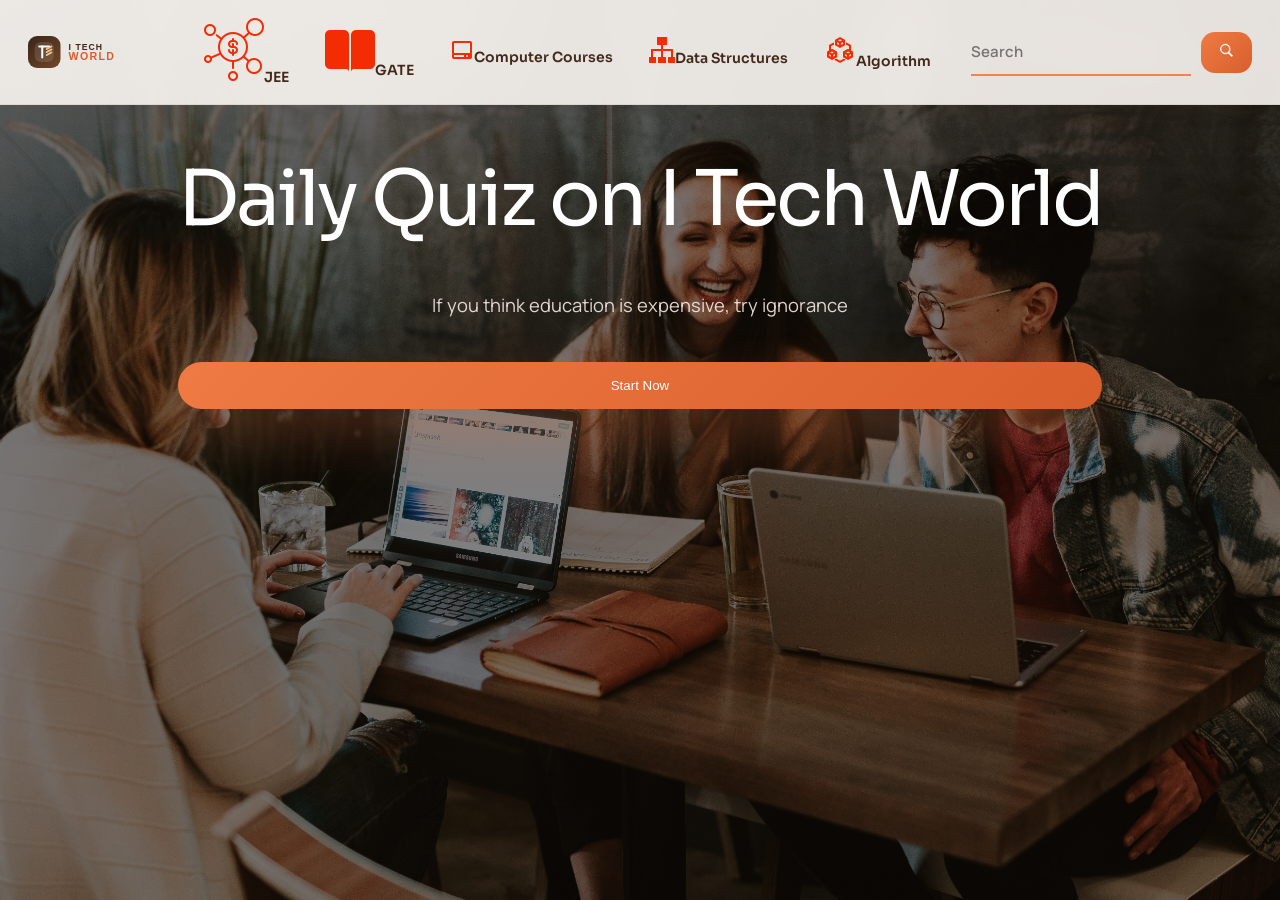
<file: subjects/quiz.html>
<!DOCTYPE html>
<html>
<head>
	<link rel="shortcut icon" type="image/svg+xml" href="../assets/images/branding/itw-favicon.svg">
	<title>Quiz on I Tech World</title>
	<link rel="stylesheet" type="text/css" href="quizStyle.css">
	<script type="text/javascript" src="../script.js"></script>
</head>
<body>

<!-- NAVIGATION -->
	<header>
		<div class="nav" id="nav">
			<div id="ITW-logo">
			<a href="../index.html"><img src="../assets/images/branding/itw-brand-lockup.svg" style="width: 120px;"></a></div>
			<div class="switch-tab" id="switch-tab" onclick="switchTAB()"><img src="../assets/images/icons/menu.png"></div>
			<ul id="list-switch">
				<li><a href="jee.html"><img src="../assets/images/courses/common/d1.png" class="icon">JEE</a></li>
				<li><a href="gate.html"><img src="../assets/images/courses/common/paper.png" class="icon">GATE</a></li>
				<li><a href="computer_courses.html"><img src="../assets/images/courses/common/computer.png" class="icon">Computer Courses</a></li>
				<li><a href="computer_courses.html#data"><img src="../assets/images/courses/common/data.png" class="icon">Data Structures</a></li>
				<li><a href="computer_courses.html#algo"><img src="../assets/images/courses/common/algo.png" class="icon">Algorithm</a></li>
			</ul>
			<div class="search" id="search-switch">
				<input type="search" placeholder="Search" class="srch"><button id="srchbtn"><img src="../assets/images/icons/search.png"></button>
			</div>
		</div>
	</header>


<!-- MAIN Heading of Page -->
	<div class="title" id="title">
		<span>Daily Quiz on I Tech World</span>
		<div class="shortdesc"><br>
			<p>If you think education is expensive, try ignorance</p>
		</div>
		<button onclick="startquiz()">Start Now</button>
	</div>


<div class="panel" id="panel">

	<div class="left-side" id="left">
		<ul>
			<li onclick="quizt(1)">HOME</li>
			<li onclick="quizt(2)">JEE Mains</li>
			<li onclick="quizt(3)">JEE Advanced</li>
			<li onclick="quizt(4)">GATE</li>
			<li onclick="quizt(5)">C/C++</li>
			<li onclick="quizt(6)">Java</li>
			<li onclick="quizt(7)">Python</li>
			<li onclick="quizt(8)">JavaScript</li>
			<li onclick="quizt(9)">Data Structures</li>
			<li onclick="quizt(10)">Algorithm</li>
			<li onclick="quizt(11)">Interview Questions</li>
		</ul>
	</div>

	<div class="right-side" id="right">
		<div id="quiz-container">

			<div id="f1"><div class="quiz-frame main-frame"></div></div>

			<div id="f2"><iframe class="quiz-frame" src="https://docs.google.com/forms/d/e/1FAIpQLSe3hXLPuiQGqj1n3IeeAzM8YLNpgJIIk_zfteoEdWka4X3wxQ/viewform?embedded=true" frameborder="0" marginheight="0" marginwidth="0">Loading…</iframe></div>

			<div id="f3"><iframe class="quiz-frame" src="https://docs.google.com/forms/d/e/1FAIpQLSeVTLsd_AqZGpbIMnZRm20OKrjjiYSirWBjfCHpWtAsMQU--g/viewform?embedded=true" frameborder="0" marginheight="0" marginwidth="0">Loading…</iframe></div>

			<div id="f4"><iframe class="quiz-frame" src="https://docs.google.com/forms/d/e/1FAIpQLSdjSKZhQp5jqqR34zD_uWMtgXr18F9pdK6YqcafLSP6J7VZjw/viewform?embedded=true" frameborder="0" marginheight="0" marginwidth="0">Loading…</iframe></div>

			<div id="f5"><iframe class="quiz-frame" src="https://docs.google.com/forms/d/e/1FAIpQLSe1xs1-41MAbLN7KkXrJwtGdbl5ydxe_vX_nmFRjf6c0wtYkA/viewform?embedded=true"  frameborder="0" marginheight="0" marginwidth="0">Loading…</iframe></iframe></div>

			<div id="f6"><iframe class="quiz-frame" src="https://docs.google.com/forms/d/e/1FAIpQLSdHFDm_BakVxro_zJI78OF2OLJpXgDzzaAVMHD9hptWlXBSpA/viewform?embedded=true" frameborder="0" marginheight="0" marginwidth="0">Loading…</iframe></div>

			<div id="f7"><iframe class="quiz-frame" src="https://docs.google.com/forms/d/e/1FAIpQLSdgD7yFEJtqpkImDiLAaQ7w9VcsO688gr1V3Gl7FqwM5yXtWQ/viewform?embedded=true" frameborder="0" marginheight="0" marginwidth="0">Loading…</iframe></div>

			<div id="f8"><iframe class="quiz-frame" src="https://docs.google.com/forms/d/e/1FAIpQLSchDBnai_Aup7YFJQegg4z-qoB338p010VgZRxBYDT17xoRew/viewform?embedded=true" frameborder="0" marginheight="0" marginwidth="0">Loading…</iframe></div>

			<div id="f9"><iframe class="quiz-frame" src="https://docs.google.com/forms/d/e/1FAIpQLSfY5oIAz4R9Ty-LBpx7h4th6OJ0-RkrxIlLslRV4NjwwW8_uw/viewform?embedded=true" frameborder="0" marginheight="0" marginwidth="0">Loading…</iframe></div>

			<div id="f10"><iframe class="quiz-frame" src="https://docs.google.com/forms/d/e/1FAIpQLSflwS89sG7H98J9vFgFqJgsKaZ5gpq3yUlOiW3up7RQQ-qRnw/viewform?embedded=true" frameborder="0" marginheight="0" marginwidth="0">Loading…</iframe></div>

			<div id="f11"><iframe class="quiz-frame" src="https://docs.google.com/forms/d/e/1FAIpQLSe_aS8-CMNFdUzI1UE73zahC2bmMwJkmB6FJXPIeKbLIBqB4Q/viewform?embedded=true" frameborder="0" marginheiclass="quiz-frame" ght="0" marginwidth="0">Loading…</iframe></div>

		</div>
	</div>

</div>

	<script type="text/javascript" src="../script.js"></script>
</body>
</html>
</file>
<file: auth.css>
@import url("https://fonts.googleapis.com/css2?family=Manrope:wght@400;500;600;700;800&family=Sora:wght@500;600;700;800&display=swap");

:root {
  --auth-primary: #ef7a43;
  --auth-primary-strong: #d85f2c;
  --auth-secondary: #3f281a;
  --auth-secondary-soft: #6d4427;
  --auth-text: #42291b;
  --auth-muted: rgba(66, 41, 27, 0.68);
  --auth-surface: rgba(255, 255, 255, 0.96);
  --auth-border: rgba(63, 40, 26, 0.12);
  --auth-shadow: 0 30px 60px rgba(63, 40, 26, 0.12);
}

* {
  box-sizing: border-box;
  margin: 0;
  padding: 0;
}

body {
  min-height: 100vh;
  font-family: "Manrope", sans-serif;
  color: var(--auth-text);
  background:
    radial-gradient(circle at top left, rgba(239, 122, 67, 0.16), transparent 30%),
    radial-gradient(circle at bottom right, rgba(109, 68, 39, 0.16), transparent 28%),
    linear-gradient(135deg, #fbf4ef, #f2e8df);
}

a {
  text-decoration: none;
  color: inherit;
}

.auth-page {
  width: min(1120px, calc(100% - 32px));
  margin: 0 auto;
  padding: 32px 0 48px;
}

.auth-header {
  display: flex;
  align-items: center;
  justify-content: space-between;
  gap: 16px;
  margin-bottom: 32px;
}

.brand {
  display: inline-flex;
  align-items: center;
}

.brand img {
  width: 208px;
  height: auto;
  display: block;
}

.back-home {
  padding: 12px 18px;
  border-radius: 999px;
  border: 1px solid var(--auth-border);
  background: rgba(255, 255, 255, 0.72);
  color: var(--auth-text);
  font-weight: 700;
  transition: transform 0.2s ease, border-color 0.2s ease, background 0.2s ease;
}

.back-home:hover {
  transform: translateY(-2px);
  border-color: rgba(239, 122, 67, 0.35);
  background: rgba(255, 248, 243, 0.96);
}

.auth-layout {
  display: grid;
  grid-template-columns: 1.1fr 0.9fr;
  gap: 28px;
  align-items: stretch;
}

.auth-panel,
.auth-card {
  background: var(--auth-surface);
  border: 1px solid rgba(255, 255, 255, 0.5);
  border-radius: 30px;
  box-shadow: var(--auth-shadow);
}

.auth-panel {
  padding: 42px;
}

.auth-panel h1 {
  font-family: "Sora", sans-serif;
  font-size: 46px;
  line-height: 1.08;
  margin-bottom: 18px;
}

.auth-panel p {
  color: var(--auth-muted);
  font-size: 17px;
  line-height: 1.8;
  max-width: 560px;
}

.auth-highlights {
  display: grid;
  grid-template-columns: repeat(2, minmax(0, 1fr));
  gap: 16px;
  margin-top: 28px;
}

.auth-highlight {
  padding: 18px;
  border-radius: 22px;
  background: rgba(239, 122, 67, 0.08);
  border: 1px solid rgba(239, 122, 67, 0.12);
}

.auth-highlight span {
  display: block;
  font-family: "Sora", sans-serif;
  font-size: 15px;
  margin-bottom: 8px;
}

.auth-highlight p {
  font-size: 14px;
  line-height: 1.6;
}

.auth-card {
  padding: 32px;
}

.auth-card h2 {
  font-family: "Sora", sans-serif;
  font-size: 30px;
  margin-bottom: 8px;
}

.auth-card .subtext {
  color: var(--auth-muted);
  line-height: 1.7;
  margin-bottom: 22px;
}

.auth-actions {
  display: grid;
  gap: 14px;
  margin-top: 22px;
}

.auth-link-card,
.auth-submit {
  display: block;
  width: 100%;
  padding: 16px 18px;
  border-radius: 18px;
  font-family: "Sora", sans-serif;
  font-size: 15px;
  text-align: center;
  transition: transform 0.2s ease, box-shadow 0.2s ease;
}

.auth-link-card {
  border: 1px solid var(--auth-border);
  background: rgba(255, 251, 248, 0.98);
}

.auth-link-card:hover,
.auth-submit:hover {
  transform: translateY(-2px);
}

.auth-submit {
  border: none;
  color: #fff;
  cursor: pointer;
  background: linear-gradient(135deg, var(--auth-secondary), var(--auth-primary));
  box-shadow: 0 20px 35px rgba(63, 40, 26, 0.18);
}

.auth-note {
  margin-top: 18px;
  font-size: 13px;
  color: var(--auth-muted);
}

.auth-form {
  display: grid;
  gap: 14px;
}

.auth-form label {
  font-size: 14px;
  font-weight: 600;
}

.auth-form input {
  width: 100%;
  padding: 14px 16px;
  border: 1px solid var(--auth-border);
  border-radius: 16px;
  font-size: 15px;
  outline: none;
  background: rgba(255, 255, 255, 0.92);
}

.auth-form input:focus {
  border-color: rgba(239, 122, 67, 0.4);
  box-shadow: 0 0 0 4px rgba(239, 122, 67, 0.12);
}

.auth-footer-link {
  margin-top: 18px;
  text-align: center;
  color: var(--auth-muted);
}

.auth-footer-link a {
  color: var(--auth-primary);
  font-weight: 800;
}

@media (max-width: 900px) {
  .auth-layout {
    grid-template-columns: 1fr;
  }

  .auth-panel,
  .auth-card {
    padding: 28px;
  }

  .auth-panel h1 {
    font-size: 36px;
  }
}

@media (max-width: 600px) {
  .auth-page {
    width: min(100% - 20px, 100%);
    padding-top: 20px;
  }

  .auth-header {
    flex-direction: column;
    align-items: flex-start;
  }

  .auth-highlights {
    grid-template-columns: 1fr;
  }
}
</file>
<file: subjects/subjects.css>
@import url("https://fonts.googleapis.com/css2?family=Manrope:wght@400;500;600;700;800&family=Sora:wght@500;600;700;800&display=swap");

:root {
  --sub-primary: #ef7a43;
  --sub-primary-strong: #d85f2c;
  --sub-secondary: #3f281a;
  --sub-secondary-soft: #6d4427;
  --sub-text: #42291b;
  --sub-muted: rgba(66, 41, 27, 0.72);
  --sub-surface: rgba(255, 255, 255, 0.92);
  --sub-surface-strong: #fffaf6;
  --sub-border: rgba(63, 40, 26, 0.12);
  --sub-shadow: 0 22px 60px rgba(63, 40, 26, 0.12);
}

* {
  box-sizing: border-box;
  margin: 0;
  padding: 0;
}

html {
  scroll-behavior: smooth;
}

body {
  background:
    radial-gradient(circle at top left, rgba(239, 122, 67, 0.14), transparent 26%),
    radial-gradient(circle at right center, rgba(109, 68, 39, 0.08), transparent 30%),
    linear-gradient(180deg, #fbf7f2 0%, #f2e8de 100%);
  color: var(--sub-text);
  font-family: "Manrope", sans-serif;
}

::-webkit-scrollbar {
  width: 6px;
}

::-webkit-scrollbar-thumb {
  background: var(--sub-primary);
  border-radius: 999px;
}

::-webkit-scrollbar-thumb:hover {
  background: var(--sub-primary-strong);
}

.nav {
  width: 100%;
  padding: 18px 28px;
  position: fixed;
  top: 0;
  z-index: 20;
  display: flex;
  align-items: center;
  justify-content: space-between;
  gap: 18px;
  background: rgba(251, 247, 242, 0.92);
  border-bottom: 1px solid rgba(63, 40, 26, 0.08);
  box-shadow: 0 18px 48px rgba(63, 40, 26, 0.1);
  backdrop-filter: blur(14px);
}

.nav li,
.nav a,
.nav button {
  font-family: "Sora", sans-serif;
  font-size: 14px;
  font-weight: 600;
  color: var(--sub-text);
  text-decoration: none;
}

#ITW-logo {
  flex: 0 0 auto;
}

#ITW-logo a {
  display: inline-flex;
  align-items: center;
}

#ITW-logo img {
  width: 132px !important;
  height: auto;
  display: block;
}

.nav ul {
  display: flex;
  align-items: center;
  gap: 8px;
  flex: 1;
  justify-content: center;
  flex-wrap: wrap;
}

.nav ul li {
  list-style: none;
}

.nav ul li a {
  display: inline-flex;
  align-items: center;
  gap: 10px;
  padding: 12px 14px;
  border-radius: 999px;
  transition: background 0.25s ease, color 0.25s ease, transform 0.25s ease;
}

.nav ul li img {
  width: 18px;
  height: 18px;
  margin: 0;
  transform: none;
  padding: 0;
  object-fit: contain;
}

.nav ul li a:hover {
  color: #fff;
  background: linear-gradient(135deg, var(--sub-secondary), var(--sub-secondary-soft));
  transform: translateY(-1px);
}

.nav .search {
  display: flex;
  align-items: center;
  gap: 10px;
  flex: 0 0 auto;
}

.nav .search .srch {
  width: 220px;
  padding: 12px 0;
  border: none;
  border-bottom: 2px solid rgba(239, 122, 67, 0.9);
  background: transparent;
  color: var(--sub-text);
  outline: none;
  font-family: "Manrope", sans-serif;
  font-size: 15px;
  font-weight: 600;
}

#srchbtn,
.nav button {
  padding: 11px 18px;
  border: none;
  border-radius: 14px;
  background: linear-gradient(135deg, var(--sub-primary), var(--sub-primary-strong));
  color: #fff;
  cursor: pointer;
  transition: transform 0.2s ease, box-shadow 0.2s ease;
  box-shadow: 0 16px 34px rgba(239, 122, 67, 0.22);
}

#srchbtn:hover,
.nav button:hover {
  transform: translateY(-1px);
}

#srchbtn img {
  width: 15px;
  filter: brightness(0) invert(1);
}

.nav .switch-tab {
  cursor: pointer;
  visibility: hidden;
  display: none;
  width: 44px;
  height: 44px;
  border-radius: 14px;
  align-items: center;
  justify-content: center;
  background: rgba(63, 40, 26, 0.08);
}

.nav .switch-tab img {
  width: 18px;
}

.nav .check-box {
  visibility: hidden;
}

.title,
.title2,
.inbt,
.course,
.ccard,
.ccardbox2,
.click-me,
.purchase,
.project-panel,
.sample,
footer .footer-container {
  width: min(1200px, calc(100% - 40px));
  margin-left: auto;
  margin-right: auto;
}

.title {
  padding-top: 150px;
}

.title span {
  display: block;
  max-width: 920px;
  font-family: "Sora", sans-serif;
  font-size: clamp(2.8rem, 6vw, 5rem);
  line-height: 1.06;
  letter-spacing: -0.04em;
  color: var(--sub-text);
}

.title .shortdesc {
  max-width: 760px;
  padding-top: 18px;
  font-size: 1.35rem;
  line-height: 1.6;
  color: var(--sub-muted);
  margin-bottom: 42px;
}

.course {
  display: flex;
  flex-direction: column;
  gap: 14px;
}

.cbox {
  display: flex;
  flex-wrap: wrap;
  justify-content: center;
  gap: 14px;
}

.cbox .det {
  background: rgba(255, 255, 255, 0.84);
  border-radius: 999px;
  box-shadow: 0 12px 28px rgba(63, 40, 26, 0.08);
}

.cbox .det a {
  display: inline-flex;
  align-items: center;
  justify-content: center;
  min-height: 74px;
  padding: 18px 28px;
  border-radius: 999px;
  border: 1px solid var(--sub-border);
  background: rgba(255, 255, 255, 0.92);
  color: var(--sub-secondary);
  font-family: "Sora", sans-serif;
  font-size: 1rem;
  font-weight: 600;
  text-decoration: none;
  transition: transform 0.2s ease, background 0.2s ease, color 0.2s ease;
}

.cbox .det a:hover {
  transform: translateY(-2px);
  background: linear-gradient(135deg, var(--sub-secondary), var(--sub-primary));
  color: #fff;
}

.inbt {
  margin-top: 96px;
  margin-bottom: 28px;
  font-family: "Sora", sans-serif;
  font-size: clamp(2rem, 4vw, 3.2rem);
  line-height: 1.1;
  letter-spacing: -0.03em;
  color: var(--sub-secondary);
}

.ccard,
.ccardbox,
.ccardbox2,
.project-panel {
  display: flex;
  flex-wrap: wrap;
  justify-content: center;
  gap: 24px;
}

.dcard {
  width: min(100%, 280px);
  border-radius: 24px;
  overflow: hidden;
  background: rgba(255, 255, 255, 0.95);
  box-shadow: var(--sub-shadow);
  border: 1px solid var(--sub-border);
}

.dcard .fpart {
  width: 100%;
  height: 190px;
  overflow: hidden;
}

.dcard .fpart img {
  width: 100%;
  height: 100%;
  object-fit: cover;
  transition: transform 0.45s ease;
}

.dcard .spart {
  display: flex;
  align-items: center;
  justify-content: space-between;
  gap: 14px;
  padding: 18px 18px 20px;
  color: #fff;
  background: linear-gradient(135deg, var(--sub-primary), var(--sub-secondary-soft));
  font-family: "Sora", sans-serif;
  font-size: 1.1rem;
  font-weight: 700;
}

.dcard .spart img {
  width: 18px;
  margin-left: 0;
  filter: brightness(0) invert(1);
}

.dcard:hover .fpart img {
  transform: scale(1.08);
}

.title2 {
  padding-top: 120px;
}

.title2 span {
  display: block;
  font-family: "Sora", sans-serif;
  font-size: clamp(1.9rem, 4vw, 2.6rem);
  line-height: 1.1;
  color: var(--sub-secondary);
}

.title2 .shortdesc2 {
  padding-top: 12px;
  font-size: 1rem;
  line-height: 1.8;
  color: var(--sub-muted);
}

.dcard2 {
  width: min(100%, 320px);
  border-radius: 24px;
  overflow: hidden;
  background: rgba(255, 255, 255, 0.92);
  box-shadow: var(--sub-shadow);
  border: 1px solid var(--sub-border);
}

.dcard2 .fpart2 {
  position: relative;
  width: 100%;
  aspect-ratio: 16 / 9;
  overflow: hidden;
  background: #120b07;
}

.dcard2 .fpart2 img,
.fpart2 iframe {
  width: 100%;
  height: 100%;
  display: block;
}

.dcard2 .fpart2 img {
  object-fit: cover;
}

.fpart2 iframe {
  border: none;
}

.dcard2 .tag {
  position: absolute;
  top: 12px;
  right: 12px;
  z-index: 2;
  padding: 8px 12px;
  border-radius: 999px;
  background: rgba(63, 40, 26, 0.82);
  color: #fff;
  font-family: "Sora", sans-serif;
  font-size: 0.78rem;
}

.click-me,
.purchase {
  justify-content: center;
  display: flex;
  margin-top: 26px;
}

.click-me a,
.purchase a {
  display: inline-flex;
  align-items: center;
  justify-content: center;
  padding: 14px 22px;
  border-radius: 999px;
  border: 1px solid rgba(239, 122, 67, 0.2);
  background: rgba(255, 255, 255, 0.9);
  color: var(--sub-secondary);
  transition: transform 0.2s ease, background 0.2s ease, color 0.2s ease;
}

.click-me a:hover,
.purchase a:hover {
  transform: translateY(-2px);
  background: linear-gradient(135deg, var(--sub-secondary), var(--sub-primary));
  color: #fff;
}

.project-panel {
  align-items: stretch;
}

.project-card {
  width: min(100%, 260px);
  overflow: hidden;
  background: rgba(255, 255, 255, 0.94);
  border-radius: 24px;
  box-shadow: var(--sub-shadow);
  border: 1px solid var(--sub-border);
}

.project-card img {
  width: 100%;
  display: block;
}

.project-card:hover {
  transform: translateY(-4px);
  transition: transform 0.25s ease;
}

.project-card .info {
  padding: 18px;
}

.project-card .info h4 {
  color: var(--sub-secondary);
  font-family: "Sora", sans-serif;
  font-size: 1.05rem;
}

.project-card .info p {
  margin-top: 10px;
  font-size: 0.92rem;
  line-height: 1.7;
  color: var(--sub-muted);
}

.download {
  margin-top: 14px;
  display: flex;
  justify-content: center;
}

.download a {
  padding: 10px 14px;
  border-radius: 999px;
  color: var(--sub-primary-strong);
  font-size: 0.85rem;
  visibility: visible;
  background: rgba(239, 122, 67, 0.08);
}

.download:hover a {
  background: var(--sub-primary);
  color: #fff;
}

.sample {
  align-items: flex-start;
  flex-wrap: wrap;
  gap: 10px 24px;
}

.lastSample {
  margin-bottom: 100px;
}

.sample ul {
  margin: 0;
}

.sample ul li {
  padding: 18px 0;
  list-style: none;
}

.sample ul li a {
  color: var(--sub-primary-strong);
  width: auto;
  font-size: 1.1rem;
}

footer {
  color: #f5ece5;
  background: rgba(46, 28, 18, 0.96);
  padding: 56px 0;
  margin-top: 80px;
}

footer .footer-container {
  max-width: 1300px;
  display: flex;
  justify-content: space-between;
  align-items: center;
  flex-wrap: wrap-reverse;
}

footer .logo {
  width: 180px;
  color: #fff;
  font-family: "Sora", sans-serif;
}

footer .social-media {
  margin: 20px 0;
}

footer .social-media a {
  color: #fff;
  margin-right: 10px;
  font-size: 22px;
  text-decoration: none;
}

footer .right-col h1 {
  font-size: 26px;
}

footer .border {
  width: 100px;
  height: 4px;
  background: linear-gradient(135deg, var(--sub-primary), #f6b26b);
  margin: 2px;
}

footer .newsletter-form {
  display: flex;
  justify-content: center;
  align-items: center;
  flex-wrap: wrap;
}

footer input::placeholder {
  color: white !important;
}

footer .txtb {
  flex: 1;
  padding: 18px 40px;
  font-size: 16px;
  background: #343a40;
  border: none;
  font-weight: 700;
  outline: none;
  border-radius: 5px;
  min-width: 260px;
  margin-top: 20px;
  color: white;
}

footer .btn {
  margin-top: 20px;
  padding: 18px 40px;
  font-size: 16px;
  color: #f1f1f1;
  background: linear-gradient(135deg, var(--sub-secondary), var(--sub-primary));
  border: none;
  font-weight: 700;
  outline: none;
  border-radius: 5px;
  margin-left: 20px;
  cursor: pointer;
}

@media screen and (max-width: 1100px) {
  .nav {
    gap: 12px;
    padding: 16px 20px;
  }

  .nav ul {
    gap: 4px;
  }

  .nav ul li a {
    padding: 10px 12px;
    font-size: 13px;
  }

  .nav .search .srch {
    width: 180px;
  }
}

@media screen and (max-width: 1000px) {
  .nav ul,
  .nav .search {
    display: none;
  }

  .nav #ITW-logo {
    margin: 0 auto 0 0;
    transform: none;
  }

  .nav .switch-tab {
    visibility: visible;
    display: inline-flex;
  }

  .title {
    padding-top: 128px;
  }

  .title span {
    max-width: 760px;
  }
}

@media screen and (max-width: 700px) {
  .title,
  .title2,
  .inbt,
  .course,
  .ccard,
  .ccardbox2,
  .click-me,
  .purchase,
  .project-panel,
  .sample,
  footer .footer-container {
    width: min(100% - 24px, 100%);
  }

  .nav {
    padding: 14px 16px;
  }

  #ITW-logo img {
    width: 112px !important;
  }

  .title span {
    font-size: clamp(2.25rem, 11vw, 3.4rem);
  }

  .title .shortdesc {
    font-size: 1rem;
    line-height: 1.8;
    margin-bottom: 30px;
  }

  .cbox .det,
  .cbox .det a {
    width: 100%;
  }

  .cbox .det a {
    min-height: 66px;
    padding: 16px 18px;
  }

  .inbt {
    margin-top: 72px;
    margin-bottom: 20px;
    font-size: clamp(1.7rem, 9vw, 2.3rem);
  }

  .title2 {
    padding-top: 88px;
  }

  .title2 .shortdesc2 {
    font-size: 0.95rem;
  }

  .project-card {
    width: 100%;
  }

  footer .btn {
    margin-left: 0;
    width: 100%;
  }
}
</file>
<file: subjects/quizStyle.css>
@import url("https://fonts.googleapis.com/css2?family=Manrope:wght@400;500;600;700;800&family=Sora:wght@500;600;700;800&display=swap");

:root {
  --quiz-primary: #ef7a43;
  --quiz-primary-strong: #d85f2c;
  --quiz-secondary: #3f281a;
  --quiz-secondary-soft: #6d4427;
  --quiz-text: #42291b;
  --quiz-muted: rgba(66, 41, 27, 0.72);
  --quiz-surface: rgba(255, 255, 255, 0.94);
  --quiz-border: rgba(63, 40, 26, 0.12);
  --quiz-shadow: 0 24px 60px rgba(63, 40, 26, 0.16);
}

* {
  box-sizing: border-box;
  margin: 0;
  padding: 0;
}

html {
  scroll-behavior: smooth;
}

body {
  background:
    linear-gradient(rgba(21, 12, 8, 0.48), rgba(21, 12, 8, 0.42)),
    url(../assets/images/backgrounds/b1.jpg);
  background-size: cover;
  background-attachment: fixed;
  background-position: center;
  color: var(--quiz-text);
  font-family: "Manrope", sans-serif;
}

::-webkit-scrollbar {
  width: 6px;
}

::-webkit-scrollbar-thumb {
  background: var(--quiz-primary);
  border-radius: 999px;
}

.nav {
  width: 100%;
  padding: 18px 28px;
  position: fixed;
  top: 0;
  z-index: 20;
  display: flex;
  align-items: center;
  justify-content: space-between;
  gap: 18px;
  background: rgba(251, 247, 242, 0.9);
  border-bottom: 1px solid rgba(63, 40, 26, 0.08);
  box-shadow: 0 18px 50px rgba(63, 40, 26, 0.1);
  backdrop-filter: blur(14px);
}

.nav li,
.nav a,
.nav button {
  font-family: "Sora", sans-serif;
  font-size: 14px;
  font-weight: 600;
  color: var(--quiz-text);
  text-decoration: none;
}

#ITW-logo img {
  width: 132px !important;
  height: auto;
  display: block;
}

.nav ul {
  display: flex;
  align-items: center;
  gap: 8px;
  flex: 1;
  justify-content: center;
}

.nav ul li {
  list-style: none;
}

.nav ul li a {
  padding: 12px 14px;
  border-radius: 999px;
  transition: background 0.25s ease, color 0.25s ease;
}

.nav ul li a:hover {
  color: #fff;
  background: linear-gradient(135deg, var(--quiz-secondary), var(--quiz-secondary-soft));
}

.nav .search {
  display: flex;
  align-items: center;
  gap: 10px;
}

.nav .search .srch {
  width: 220px;
  padding: 12px 0;
  border: none;
  border-bottom: 2px solid rgba(239, 122, 67, 0.9);
  background: transparent;
  color: var(--quiz-text);
  outline: none;
  font-family: "Manrope", sans-serif;
  font-size: 15px;
  font-weight: 600;
}

#srchbtn {
  padding: 11px 18px;
  border: none;
  border-radius: 14px;
  background: linear-gradient(135deg, var(--quiz-primary), var(--quiz-primary-strong));
  color: #fff;
  cursor: pointer;
}

#srchbtn img {
  width: 15px;
  filter: brightness(0) invert(1);
}

.nav .switch-tab {
  visibility: hidden;
  display: none;
}

.title {
  width: min(1100px, calc(100% - 40px));
  margin: 0 auto;
  padding-top: 160px;
  display: grid;
  justify-content: center;
  text-align: center;
}

.title span {
  font-family: "Sora", sans-serif;
  font-size: clamp(2.8rem, 7vw, 4.8rem);
  line-height: 1.04;
  letter-spacing: -0.04em;
  color: #fff;
}

.title .shortdesc {
  margin-top: 16px;
  font-size: 1.15rem;
  line-height: 1.8;
  color: rgba(255, 245, 238, 0.86);
  margin-bottom: 40px;
}

.title button {
  padding: 16px 24px;
  border: none;
  border-radius: 999px;
  color: #fff;
  background: linear-gradient(135deg, var(--quiz-primary), var(--quiz-primary-strong));
  outline: none;
  cursor: pointer;
  box-shadow: 0 24px 52px rgba(239, 122, 67, 0.28);
}

.panel {
  display: none;
  width: 100%;
  min-height: 100vh;
  position: fixed;
}

.left-side {
  background: rgba(255, 250, 246, 0.96);
  height: 100%;
  width: 28%;
  display: flex;
  justify-content: center;
  box-shadow: inset 0 0 20px rgba(63, 40, 26, 0.08), 0 0 30px rgba(63, 40, 26, 0.12);
}

.right-side {
  background: rgba(255, 255, 255, 0.94);
  height: 100%;
  width: 72%;
}

.left-side ul {
  margin: 130px 32px 40px;
}

.left-side li {
  list-style-type: none;
  cursor: pointer;
  color: var(--quiz-primary-strong);
  font-weight: 700;
  font-size: 1.05rem;
  margin-bottom: 18px;
}

.left-side li:hover {
  color: var(--quiz-secondary);
  transition: 0.25s ease-in-out;
}

#quiz-container {
  margin-top: 80px;
  width: 100%;
  height: 100%;
}

.quiz-frame {
  width: 100%;
  height: 95vh;
  border: none;
}

.main-frame {
  background: url(../assets/images/backgrounds/quiz.jpg);
  background-size: cover;
  background-position: center;
}

.main-frame p {
  font-size: clamp(2.4rem, 6vw, 5rem);
  font-weight: 900;
  color: #fff;
}

@media screen and (max-width: 1000px) {
  .nav ul,
  .nav .search {
    display: none;
  }

  .nav .switch-tab {
    visibility: visible;
    display: inline-flex;
  }

  .title {
    padding-top: 136px;
  }

  .left-side {
    width: 100%;
    height: auto;
  }

  .right-side {
    width: 100%;
  }
}

@media screen and (max-width: 700px) {
  .nav {
    padding: 14px 16px;
  }

  #ITW-logo img {
    width: 112px !important;
  }

  .title {
    width: min(100% - 24px, 100%);
    padding-top: 124px;
  }

  .title .shortdesc {
    font-size: 1rem;
  }
}
</file>
